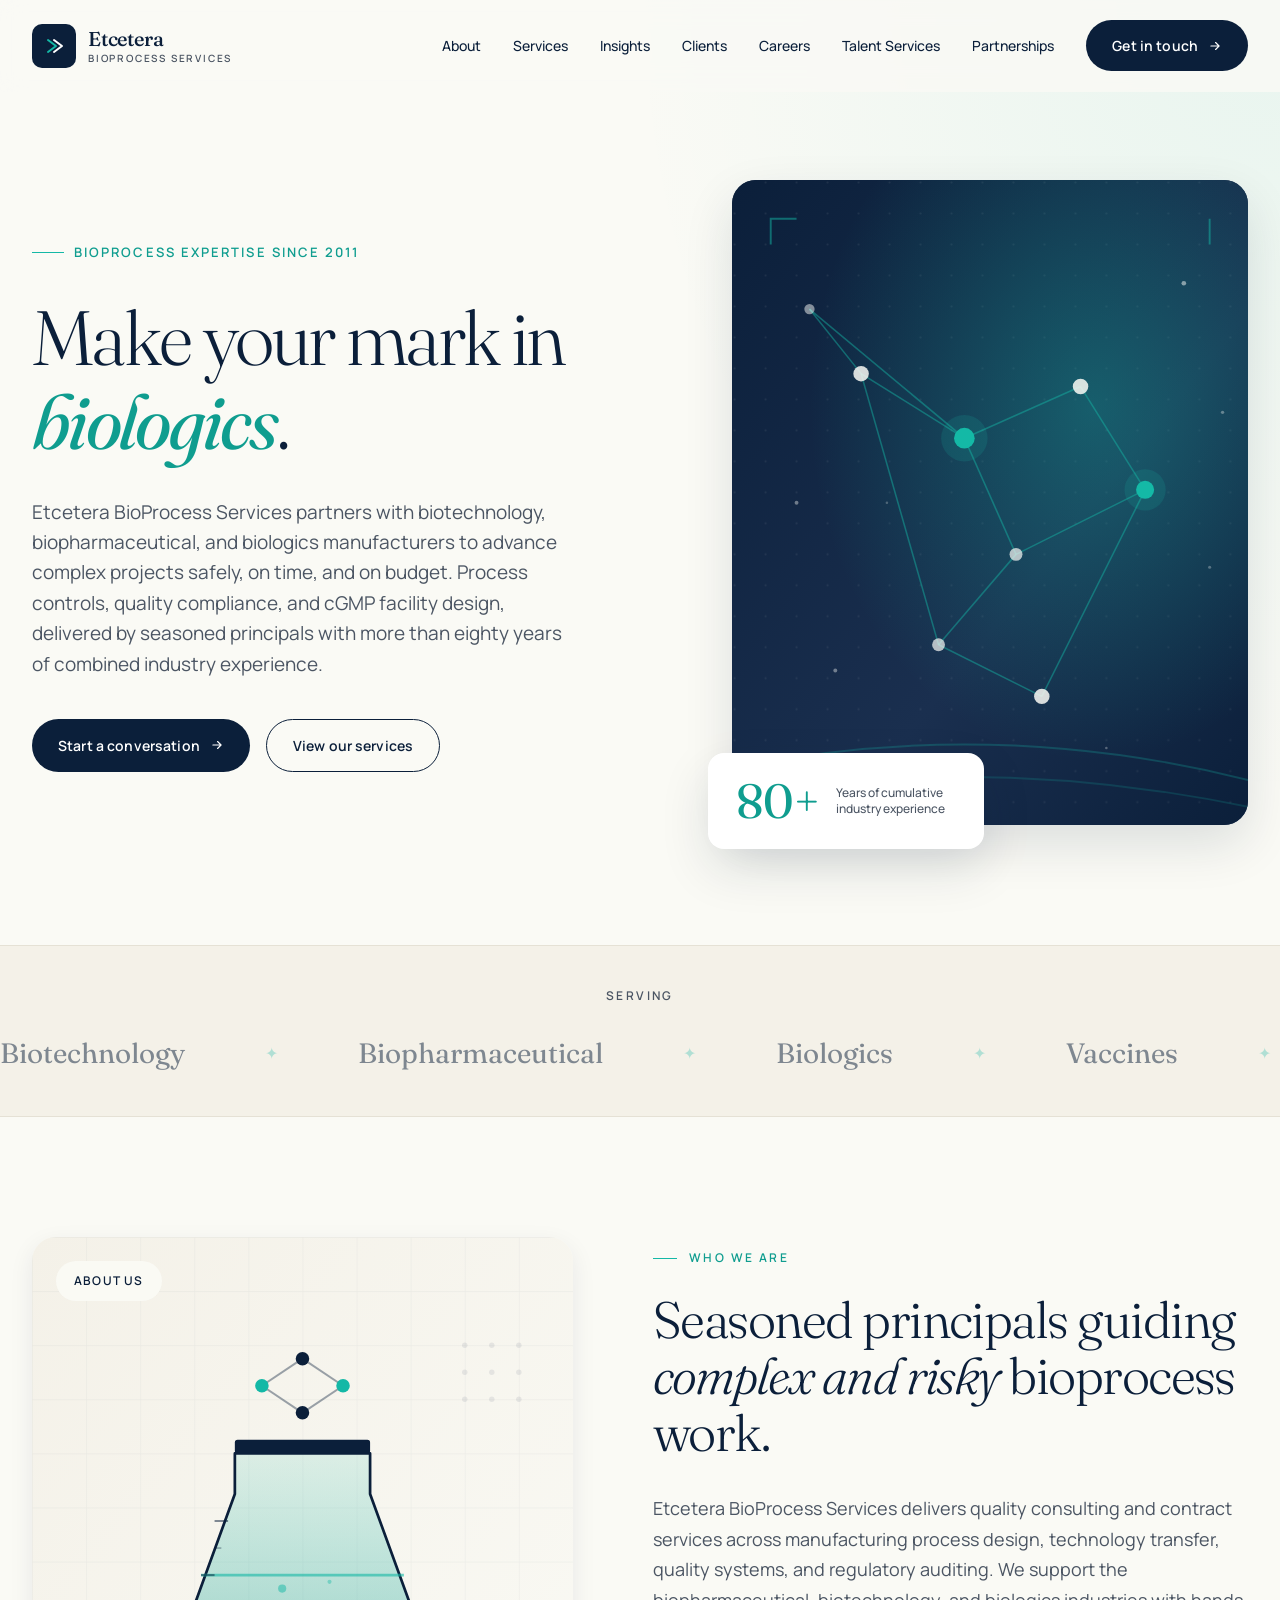
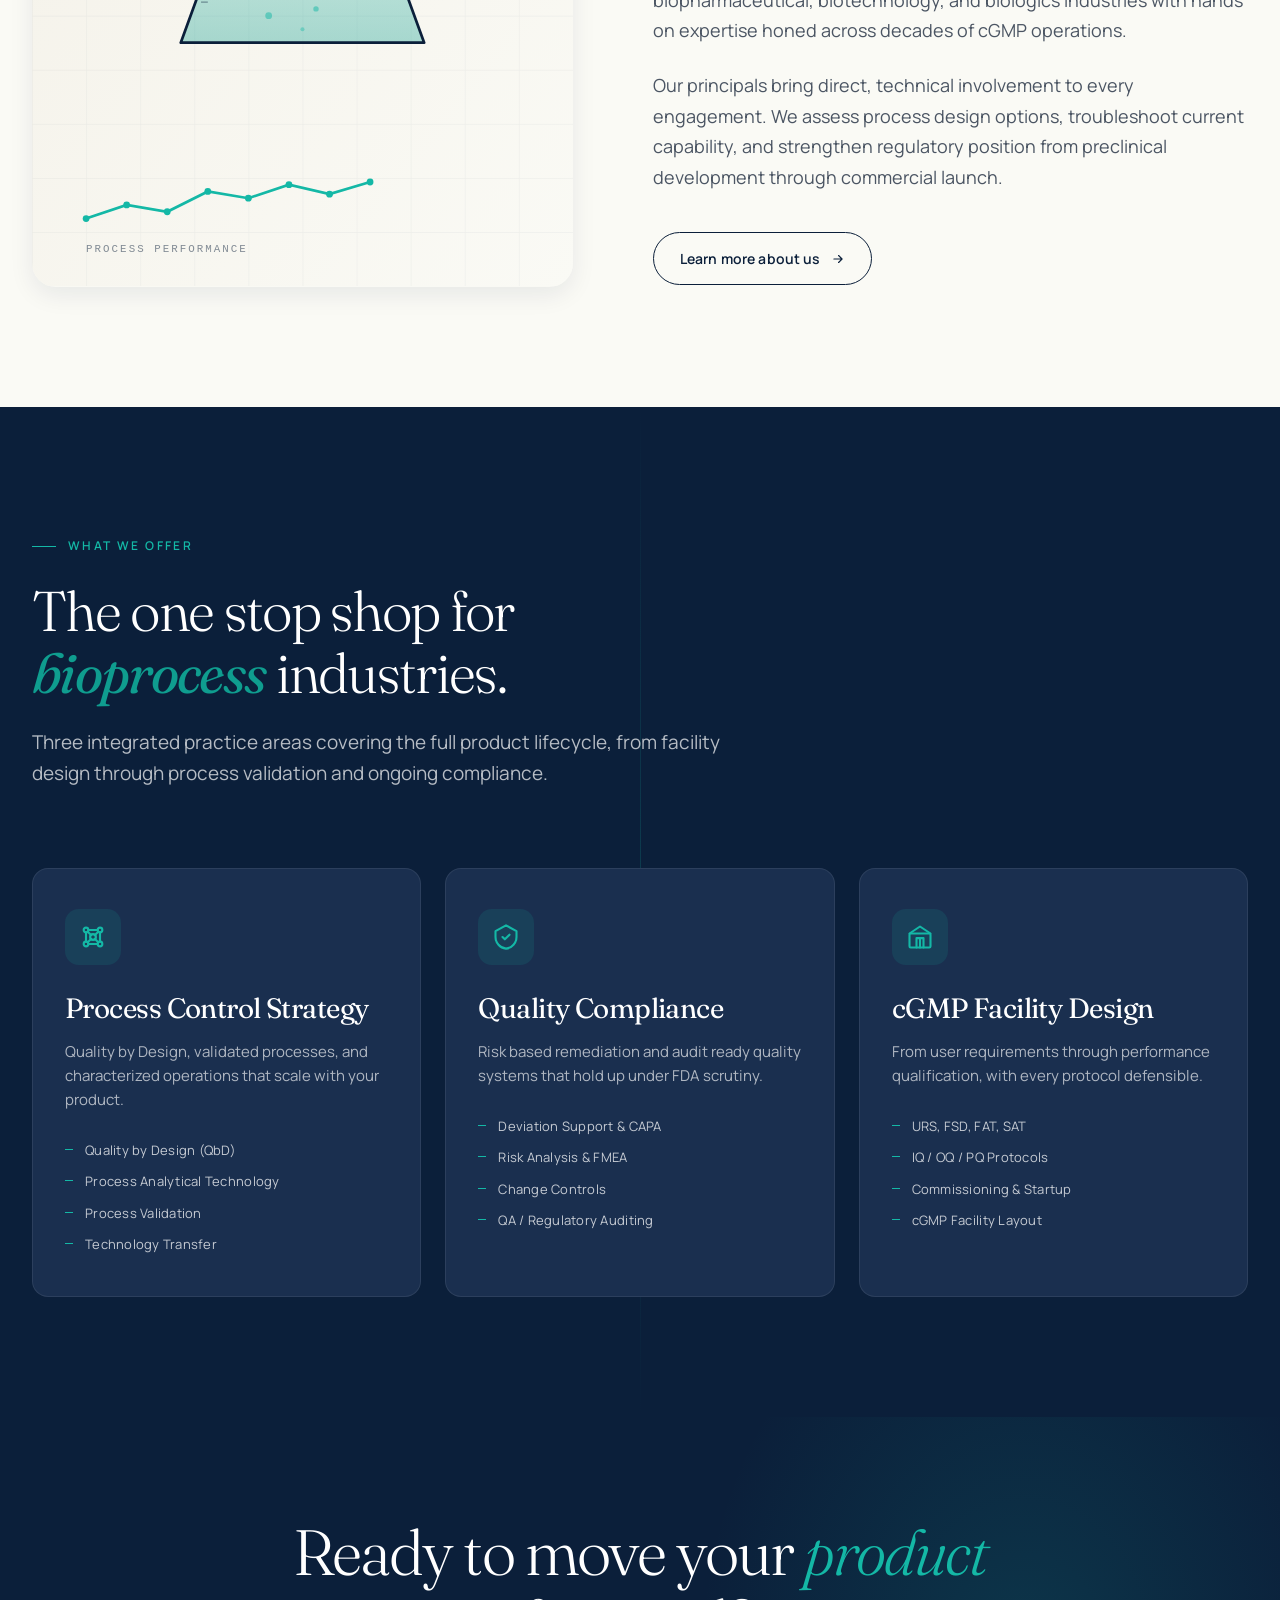
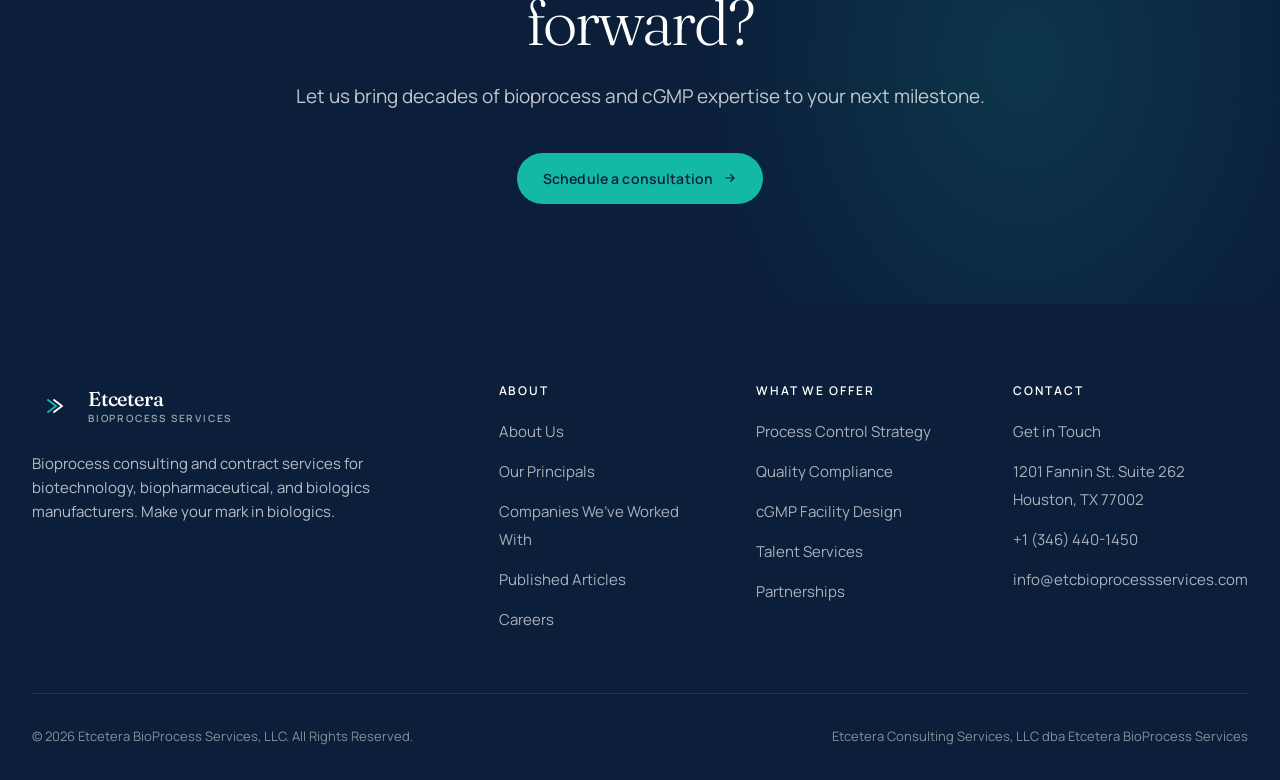
<file: index.html>
<!DOCTYPE html>
<html lang="en">
<head>
  <meta charset="UTF-8">
  <meta name="viewport" content="width=device-width, initial-scale=1.0">
  <title>Etcetera BioProcess Services | cGMP Bioprocess Consulting | Houston, TX</title>
  <meta name="description" content="Etcetera BioProcess Services delivers expert cGMP consulting for biotechnology, biopharmaceutical, and biologics manufacturers. Process controls, quality compliance, and facility design since 2011.">
  <meta name="keywords" content="bioprocess consulting, cGMP consulting, biopharmaceutical consulting, biologics, process validation, quality compliance, technology transfer, Houston biotech consulting">
  <meta name="author" content="Etcetera BioProcess Services, LLC">
  <meta name="robots" content="index, follow, max-image-preview:large">
  <meta name="theme-color" content="#0B1F3A">
  <link rel="canonical" href="https://www.etcbioprocessservices.com/">

  <meta property="og:type" content="website">
  <meta property="og:url" content="https://www.etcbioprocessservices.com/">
  <meta property="og:title" content="Etcetera BioProcess Services | cGMP Bioprocess Consulting">
  <meta property="og:description" content="Bioprocess consulting for biotechnology, biopharmaceutical, and biologics manufacturers since 2011.">
  <meta property="og:image" content="https://www.etcbioprocessservices.com/images/og-image.jpg">
  <meta property="og:site_name" content="Etcetera BioProcess Services">
  <meta name="twitter:card" content="summary_large_image">

  <script type="application/ld+json">
  {
    "@context": "https://schema.org",
    "@type": "ProfessionalService",
    "name": "Etcetera BioProcess Services, LLC",
    "alternateName": "EBS",
    "image": "https://www.etcbioprocessservices.com/images/og-image.jpg",
    "telephone": "+1-346-440-1450",
    "email": "info@etcbioprocessservices.com",
    "url": "https://www.etcbioprocessservices.com",
    "foundingDate": "2011",
    "description": "Contract consulting services for biotechnology, biopharmaceutical, and biologics industries.",
    "address": {
      "@type": "PostalAddress",
      "streetAddress": "1201 Fannin St. Suite 262",
      "addressLocality": "Houston",
      "addressRegion": "TX",
      "postalCode": "77002",
      "addressCountry": "US"
    },
    "areaServed": "United States",
    "serviceType": ["Bioprocess Consulting", "cGMP Facility Design", "Process Validation", "Quality Compliance"]
  }
  </script>

  <link rel="preconnect" href="https://fonts.googleapis.com">
  <link rel="preconnect" href="https://fonts.gstatic.com" crossorigin>
  <link href="https://fonts.googleapis.com/css2?family=Fraunces:opsz,wght@9..144,300;9..144,400;9..144,500;9..144,600;9..144,700&family=Manrope:wght@300;400;500;600;700&display=swap" rel="stylesheet">
  <link rel="icon" type="image/svg+xml" href="data:image/svg+xml;utf8,<svg xmlns='http://www.w3.org/2000/svg' viewBox='0 0 56 56'><rect width='56' height='56' rx='12' fill='%230B1F3A'/><path d='M16 16 L32 28 L16 40' stroke='%2314B8A6' stroke-width='4' fill='none' stroke-linejoin='round' stroke-linecap='round'/><path d='M28 16 L44 28 L28 40' stroke='white' stroke-width='4' fill='none' stroke-linejoin='round' stroke-linecap='round'/></svg>">
  <link rel="stylesheet" href="styles.css">
</head>
<body>

  <nav class="nav" id="nav">
    <div class="container nav-inner">
      <a href="index.html" class="logo">
        <div class="logo-mark">
          <svg width="28" height="28" viewBox="0 0 56 56" fill="none">
            <path class="arrow-back" d="M16 16 L32 28 L16 40" stroke="#14B8A6" stroke-width="4" stroke-linejoin="round" stroke-linecap="round"/>
            <path class="arrow-front" d="M28 16 L44 28 L28 40" stroke="white" stroke-width="4" stroke-linejoin="round" stroke-linecap="round"/>
          </svg>
        </div>
        <div class="logo-text">
          <span class="logo-name">Etcetera</span>
          <span class="logo-tag">BioProcess Services</span>
        </div>
      </a>
      <div class="nav-menu" id="navMenu">
        <a href="about.html" class="nav-link">About</a>
        <a href="services.html" class="nav-link">Services</a>
        <a href="articles.html" class="nav-link">Insights</a>
        <a href="clients.html" class="nav-link">Clients</a>
        <a href="careers.html" class="nav-link">Careers</a>
        <a href="recruitment.html" class="nav-link">Talent Services</a>
        <a href="marketing.html" class="nav-link">Partnerships</a>
        <a href="contact.html" class="btn btn-primary">Get in touch
          <svg class="btn-arrow" width="14" height="14" viewBox="0 0 24 24" fill="none"><path d="M5 12h14M13 6l6 6-6 6" stroke="currentColor" stroke-width="2" stroke-linecap="round" stroke-linejoin="round"/></svg>
        </a>
      </div>
      <button class="menu-toggle" id="menuToggle" aria-label="Menu"><span></span><span></span><span></span></button>
    </div>
  </nav>

  <section class="hero">
    <div class="hero-bg"></div>
    <div class="container">
      <div class="hero-grid">
        <div class="hero-content">
          <div class="hero-eyebrow">Bioprocess Expertise Since 2011</div>
          <h1>Make your mark in <em>biologics</em>.</h1>
          <p class="hero-sub">Etcetera BioProcess Services partners with biotechnology, biopharmaceutical, and biologics manufacturers to advance complex projects safely, on time, and on budget. Process controls, quality compliance, and cGMP facility design, delivered by seasoned principals with more than eighty years of combined industry experience.</p>
          <div class="hero-ctas">
            <a href="contact.html" class="btn btn-primary">Start a conversation
              <svg class="btn-arrow" width="14" height="14" viewBox="0 0 24 24" fill="none"><path d="M5 12h14M13 6l6 6-6 6" stroke="currentColor" stroke-width="2" stroke-linecap="round" stroke-linejoin="round"/></svg>
            </a>
            <a href="services.html" class="btn btn-secondary">View our services</a>
          </div>
        </div>
        <div class="hero-visual">
          <div class="hero-image">
            <svg class="visual-svg" viewBox="0 0 400 500" xmlns="http://www.w3.org/2000/svg" preserveAspectRatio="xMidYMid slice" aria-label="Abstract bioprocess molecular network visualization">
              <defs>
                <linearGradient id="heroGrad" x1="0%" y1="0%" x2="100%" y2="100%"><stop offset="0%" stop-color="#0B1F3A"/><stop offset="60%" stop-color="#1A2F4F"/><stop offset="100%" stop-color="#0B1F3A"/></linearGradient>
                <radialGradient id="heroGlow" cx="70%" cy="35%" r="55%"><stop offset="0%" stop-color="#14B8A6" stop-opacity="0.35"/><stop offset="100%" stop-color="#14B8A6" stop-opacity="0"/></radialGradient>
                <pattern id="heroDots" width="24" height="24" patternUnits="userSpaceOnUse"><circle cx="2" cy="2" r="0.8" fill="#FAFAF5" fill-opacity="0.07"/></pattern>
              </defs>
              <rect width="400" height="500" fill="url(#heroGrad)"/>
              <rect width="400" height="500" fill="url(#heroDots)"/>
              <rect width="400" height="500" fill="url(#heroGlow)"/>
              <g stroke="#14B8A6" stroke-width="1.2" fill="none" stroke-opacity="0.45">
                <line x1="100" y1="150" x2="180" y2="200"/><line x1="180" y1="200" x2="270" y2="160"/><line x1="180" y1="200" x2="220" y2="290"/><line x1="270" y1="160" x2="320" y2="240"/><line x1="220" y1="290" x2="320" y2="240"/><line x1="220" y1="290" x2="160" y2="360"/><line x1="160" y1="360" x2="240" y2="400"/><line x1="240" y1="400" x2="320" y2="240"/><line x1="100" y1="150" x2="60" y2="100"/><line x1="60" y1="100" x2="180" y2="200"/><line x1="100" y1="150" x2="160" y2="360"/>
              </g>
              <circle cx="100" cy="150" r="6" fill="#FAFAF5" fill-opacity="0.85"/><circle cx="180" cy="200" r="8" fill="#14B8A6"/><circle cx="180" cy="200" r="18" fill="#14B8A6" fill-opacity="0.15"/><circle cx="270" cy="160" r="6" fill="#FAFAF5" fill-opacity="0.85"/><circle cx="220" cy="290" r="5" fill="#FAFAF5" fill-opacity="0.7"/><circle cx="320" cy="240" r="7" fill="#14B8A6"/><circle cx="320" cy="240" r="16" fill="#14B8A6" fill-opacity="0.15"/><circle cx="160" cy="360" r="5" fill="#FAFAF5" fill-opacity="0.7"/><circle cx="240" cy="400" r="6" fill="#FAFAF5" fill-opacity="0.85"/><circle cx="60" cy="100" r="4" fill="#FAFAF5" fill-opacity="0.5"/>
              <path d="M -20 460 Q 200 410 420 470" stroke="#14B8A6" stroke-width="1.5" fill="none" stroke-opacity="0.25"/>
              <path d="M -20 480 Q 200 440 420 490" stroke="#14B8A6" stroke-width="1.5" fill="none" stroke-opacity="0.18"/>
              <g fill="#FAFAF5"><circle cx="50" cy="250" r="1.5" fill-opacity="0.4"/><circle cx="370" cy="300" r="1.2" fill-opacity="0.3"/><circle cx="350" cy="80" r="1.8" fill-opacity="0.5"/><circle cx="80" cy="380" r="1.5" fill-opacity="0.4"/><circle cx="290" cy="440" r="1" fill-opacity="0.3"/><circle cx="120" cy="250" r="1" fill-opacity="0.25"/><circle cx="380" cy="180" r="1.3" fill-opacity="0.35"/></g>
              <g fill="none" stroke="#14B8A6" stroke-width="1.5" stroke-opacity="0.5"><path d="M 30 50 L 30 30 L 50 30"/><path d="M 370 30 L 370 50"/></g>
              <text x="30" y="475" font-family="ui-monospace, monospace" font-size="9" fill="#14B8A6" fill-opacity="0.5" letter-spacing="2">EBS / EST. 2011</text>
            </svg>
          </div>
          <div class="hero-badge">
            <div class="hero-badge-num">80+</div>
            <div class="hero-badge-label">Years of cumulative industry experience</div>
          </div>
        </div>
      </div>
    </div>
  </section>

  <div class="marquee">
    <div class="marquee-label">Serving</div>
    <div class="marquee-track">
      <div class="marquee-item">Biotechnology</div><div class="marquee-item">Biopharmaceutical</div><div class="marquee-item">Biologics</div><div class="marquee-item">Vaccines</div><div class="marquee-item">Cell Therapy</div><div class="marquee-item">Gene Therapy</div><div class="marquee-item">Monoclonal Antibodies</div><div class="marquee-item">Plasma Proteins</div>
      <div class="marquee-item">Biotechnology</div><div class="marquee-item">Biopharmaceutical</div><div class="marquee-item">Biologics</div><div class="marquee-item">Vaccines</div><div class="marquee-item">Cell Therapy</div><div class="marquee-item">Gene Therapy</div><div class="marquee-item">Monoclonal Antibodies</div><div class="marquee-item">Plasma Proteins</div>
    </div>
  </div>

  <section class="about">
    <div class="container">
      <div class="about-grid">
        <div class="about-image reveal">
          <span class="about-image-tag">About Us</span>
          <svg class="visual-svg" viewBox="0 0 400 480" xmlns="http://www.w3.org/2000/svg" preserveAspectRatio="xMidYMid slice" aria-label="Bioprocess scientific illustration with flask and molecular structure">
            <defs>
              <linearGradient id="aboutGrad" x1="0%" y1="0%" x2="100%" y2="100%"><stop offset="0%" stop-color="#F4F1E8"/><stop offset="100%" stop-color="#FAFAF5"/></linearGradient>
              <linearGradient id="flaskGrad" x1="0%" y1="0%" x2="0%" y2="100%"><stop offset="0%" stop-color="#14B8A6" stop-opacity="0.12"/><stop offset="100%" stop-color="#0F9D8F" stop-opacity="0.35"/></linearGradient>
              <pattern id="aboutGrid" width="40" height="40" patternUnits="userSpaceOnUse"><path d="M 40 0 L 0 0 L 0 40" stroke="#0B1F3A" stroke-opacity="0.05" fill="none" stroke-width="1"/></pattern>
            </defs>
            <rect width="400" height="480" fill="url(#aboutGrad)"/>
            <rect width="400" height="480" fill="url(#aboutGrid)"/>
            <g fill="#0B1F3A" fill-opacity="0.08"><circle cx="320" cy="80" r="2"/><circle cx="340" cy="80" r="2"/><circle cx="360" cy="80" r="2"/><circle cx="320" cy="100" r="2"/><circle cx="340" cy="100" r="2"/><circle cx="360" cy="100" r="2"/><circle cx="320" cy="120" r="2"/><circle cx="340" cy="120" r="2"/><circle cx="360" cy="120" r="2"/></g>
            <g transform="translate(200, 240)">
              <path d="M -50 -80 L -50 -50 L -90 60 L 90 60 L 50 -50 L 50 -80 Z" fill="url(#flaskGrad)" stroke="#0B1F3A" stroke-width="2" stroke-linejoin="round"/>
              <path d="M -75 10 L 75 10" stroke="#14B8A6" stroke-width="2" stroke-opacity="0.6"/>
              <rect x="-50" y="-90" width="100" height="10" fill="#0B1F3A" rx="2"/>
              <line x1="-55" y1="-30" x2="-65" y2="-30" stroke="#0B1F3A" stroke-width="1.5" stroke-opacity="0.5"/>
              <line x1="-60" y1="-10" x2="-65" y2="-10" stroke="#0B1F3A" stroke-width="1" stroke-opacity="0.4"/>
              <line x1="-65" y1="10" x2="-75" y2="10" stroke="#0B1F3A" stroke-width="1.5" stroke-opacity="0.5"/>
              <line x1="-70" y1="30" x2="-75" y2="30" stroke="#0B1F3A" stroke-width="1" stroke-opacity="0.4"/>
              <circle cx="-15" cy="20" r="3" fill="#14B8A6" fill-opacity="0.5"/><circle cx="10" cy="35" r="2" fill="#14B8A6" fill-opacity="0.5"/><circle cx="-25" cy="40" r="2.5" fill="#14B8A6" fill-opacity="0.5"/><circle cx="20" cy="15" r="1.5" fill="#14B8A6" fill-opacity="0.4"/><circle cx="0" cy="50" r="1.5" fill="#14B8A6" fill-opacity="0.4"/>
            </g>
            <g transform="translate(200, 110)">
              <g stroke="#0B1F3A" stroke-width="1.5" fill="none" stroke-opacity="0.4"><line x1="-30" y1="0" x2="0" y2="-20"/><line x1="0" y1="-20" x2="30" y2="0"/><line x1="30" y1="0" x2="0" y2="20"/><line x1="0" y1="20" x2="-30" y2="0"/></g>
              <circle cx="-30" cy="0" r="5" fill="#14B8A6"/><circle cx="0" cy="-20" r="5" fill="#0B1F3A"/><circle cx="30" cy="0" r="5" fill="#14B8A6"/><circle cx="0" cy="20" r="5" fill="#0B1F3A"/>
            </g>
            <g transform="translate(40, 400)">
              <polyline points="0,30 30,20 60,25 90,10 120,15 150,5 180,12 210,3" fill="none" stroke="#14B8A6" stroke-width="2"/>
              <g fill="#14B8A6"><circle cx="0" cy="30" r="2.5"/><circle cx="30" cy="20" r="2.5"/><circle cx="60" cy="25" r="2.5"/><circle cx="90" cy="10" r="2.5"/><circle cx="120" cy="15" r="2.5"/><circle cx="150" cy="5" r="2.5"/><circle cx="180" cy="12" r="2.5"/><circle cx="210" cy="3" r="2.5"/></g>
              <text x="0" y="55" font-family="ui-monospace, monospace" font-size="8" fill="#0B1F3A" fill-opacity="0.5" letter-spacing="1.5">PROCESS PERFORMANCE</text>
            </g>
          </svg>
        </div>
        <div class="about-content reveal reveal-delay-1">
          <div class="section-eyebrow">Who we are</div>
          <h2>Seasoned principals guiding <em>complex and risky</em> bioprocess work.</h2>
          <p>Etcetera BioProcess Services delivers quality consulting and contract services across manufacturing process design, technology transfer, quality systems, and regulatory auditing. We support the biopharmaceutical, biotechnology, and biologics industries with hands on expertise honed across decades of cGMP operations.</p>
          <p>Our principals bring direct, technical involvement to every engagement. We assess process design options, troubleshoot current capability, and strengthen regulatory position from preclinical development through commercial launch.</p>
          <a href="about.html" class="btn btn-secondary" style="margin-top: 16px;">Learn more about us
            <svg class="btn-arrow" width="14" height="14" viewBox="0 0 24 24" fill="none"><path d="M5 12h14M13 6l6 6-6 6" stroke="currentColor" stroke-width="2" stroke-linecap="round" stroke-linejoin="round"/></svg>
          </a>
        </div>
      </div>
    </div>
  </section>

  <section class="services">
    <div class="container">
      <div class="section-header reveal">
        <div class="section-eyebrow">What we offer</div>
        <h2 class="section-title">The one stop shop for <em>bioprocess</em> industries.</h2>
        <p class="section-lede">Three integrated practice areas covering the full product lifecycle, from facility design through process validation and ongoing compliance.</p>
      </div>
      <div class="service-grid">
        <a href="services.html#process-controls" class="service-card reveal" style="text-decoration: none;">
          <div class="service-icon">
            <svg width="28" height="28" viewBox="0 0 24 24" fill="none" stroke="currentColor" stroke-width="1.8" stroke-linecap="round" stroke-linejoin="round">
              <circle cx="6" cy="6" r="2"/><circle cx="18" cy="6" r="2"/><circle cx="6" cy="18" r="2"/><circle cx="18" cy="18" r="2"/><circle cx="12" cy="12" r="2.5"/>
              <path d="M8 6h8M8 18h8M6 8v8M18 8v8M7.5 7.5l3 3M16.5 7.5l-3 3M7.5 16.5l3-3M16.5 16.5l-3-3"/>
            </svg>
          </div>
          <h3>Process Control Strategy</h3>
          <p>Quality by Design, validated processes, and characterized operations that scale with your product.</p>
          <ul class="service-list">
            <li>Quality by Design (QbD)</li><li>Process Analytical Technology</li><li>Process Validation</li><li>Technology Transfer</li>
          </ul>
        </a>
        <a href="services.html#quality-compliance" class="service-card reveal reveal-delay-1" style="text-decoration: none;">
          <div class="service-icon">
            <svg width="28" height="28" viewBox="0 0 24 24" fill="none" stroke="currentColor" stroke-width="1.8" stroke-linecap="round" stroke-linejoin="round">
              <path d="M12 2L3 7v5c0 5 3.8 9.4 9 10 5.2-.6 9-5 9-10V7l-9-5z"/><path d="M9 12l2 2 4-4"/>
            </svg>
          </div>
          <h3>Quality Compliance</h3>
          <p>Risk based remediation and audit ready quality systems that hold up under FDA scrutiny.</p>
          <ul class="service-list">
            <li>Deviation Support &amp; CAPA</li><li>Risk Analysis &amp; FMEA</li><li>Change Controls</li><li>QA / Regulatory Auditing</li>
          </ul>
        </a>
        <a href="services.html#facility-design" class="service-card reveal reveal-delay-2" style="text-decoration: none;">
          <div class="service-icon">
            <svg width="28" height="28" viewBox="0 0 24 24" fill="none" stroke="currentColor" stroke-width="1.8" stroke-linecap="round" stroke-linejoin="round">
              <rect x="3" y="9" width="18" height="12" rx="1"/><path d="M3 9l9-6 9 6"/><path d="M9 21V13h6v8"/><path d="M12 13v8"/>
            </svg>
          </div>
          <h3>cGMP Facility Design</h3>
          <p>From user requirements through performance qualification, with every protocol defensible.</p>
          <ul class="service-list">
            <li>URS, FSD, FAT, SAT</li><li>IQ / OQ / PQ Protocols</li><li>Commissioning &amp; Startup</li><li>cGMP Facility Layout</li>
          </ul>
        </a>
      </div>
    </div>
  </section>

  <section class="cta-banner">
    <div class="container">
      <div class="cta-content reveal">
        <h2>Ready to move your <em>product</em> forward?</h2>
        <p>Let us bring decades of bioprocess and cGMP expertise to your next milestone.</p>
        <a href="contact.html" class="btn btn-primary">Schedule a consultation
          <svg class="btn-arrow" width="14" height="14" viewBox="0 0 24 24" fill="none"><path d="M5 12h14M13 6l6 6-6 6" stroke="currentColor" stroke-width="2" stroke-linecap="round" stroke-linejoin="round"/></svg>
        </a>
      </div>
    </div>
  </section>

  <footer>
    <div class="container">
      <div class="footer-grid">
        <div class="footer-brand">
          <a href="index.html" class="logo">
            <div class="logo-mark">
              <svg width="28" height="28" viewBox="0 0 56 56" fill="none"><path d="M16 16 L32 28 L16 40" stroke="#14B8A6" stroke-width="4" stroke-linejoin="round" stroke-linecap="round"/><path d="M28 16 L44 28 L28 40" stroke="white" stroke-width="4" stroke-linejoin="round" stroke-linecap="round"/></svg>
            </div>
            <div class="logo-text"><span class="logo-name" style="color: white;">Etcetera</span><span class="logo-tag" style="color: rgba(255,255,255,0.6);">BioProcess Services</span></div>
          </a>
          <p>Bioprocess consulting and contract services for biotechnology, biopharmaceutical, and biologics manufacturers. Make your mark in biologics.</p>
        </div>
        <div class="footer-col"><h4>About</h4><ul><li><a href="about.html">About Us</a></li><li><a href="about.html#team">Our Principals</a></li><li><a href="clients.html">Companies We&rsquo;ve Worked With</a></li><li><a href="articles.html">Published Articles</a></li><li><a href="careers.html">Careers</a></li></ul></div>
        <div class="footer-col"><h4>What We Offer</h4><ul><li><a href="services.html#process-controls">Process Control Strategy</a></li><li><a href="services.html#quality-compliance">Quality Compliance</a></li><li><a href="services.html#facility-design">cGMP Facility Design</a></li><li><a href="recruitment.html">Talent Services</a></li><li><a href="marketing.html">Partnerships</a></li></ul></div>
        <div class="footer-col"><h4>Contact</h4><ul><li><a href="contact.html">Get in Touch</a></li><li><a href="https://maps.app.goo.gl/vd6TvacQgqKLs6FC7" target="_blank" rel="noopener" aria-label="Open address in Google Maps">1201 Fannin St. Suite 262<br>Houston, TX 77002</a></li><li><a href="tel:+13464401450">+1 (346) 440-1450</a></li><li><a href="mailto:info@etcbioprocessservices.com">info@etcbioprocessservices.com</a></li></ul></div>
      </div>
      <div class="footer-bottom">
        <div>&copy; 2026 Etcetera BioProcess Services, LLC. All Rights Reserved.</div>
        <div>Etcetera Consulting Services, LLC dba Etcetera BioProcess Services</div>
      </div>
    </div>
  </footer>

  <script src="main.js"></script>
</body>
</html>
</file>
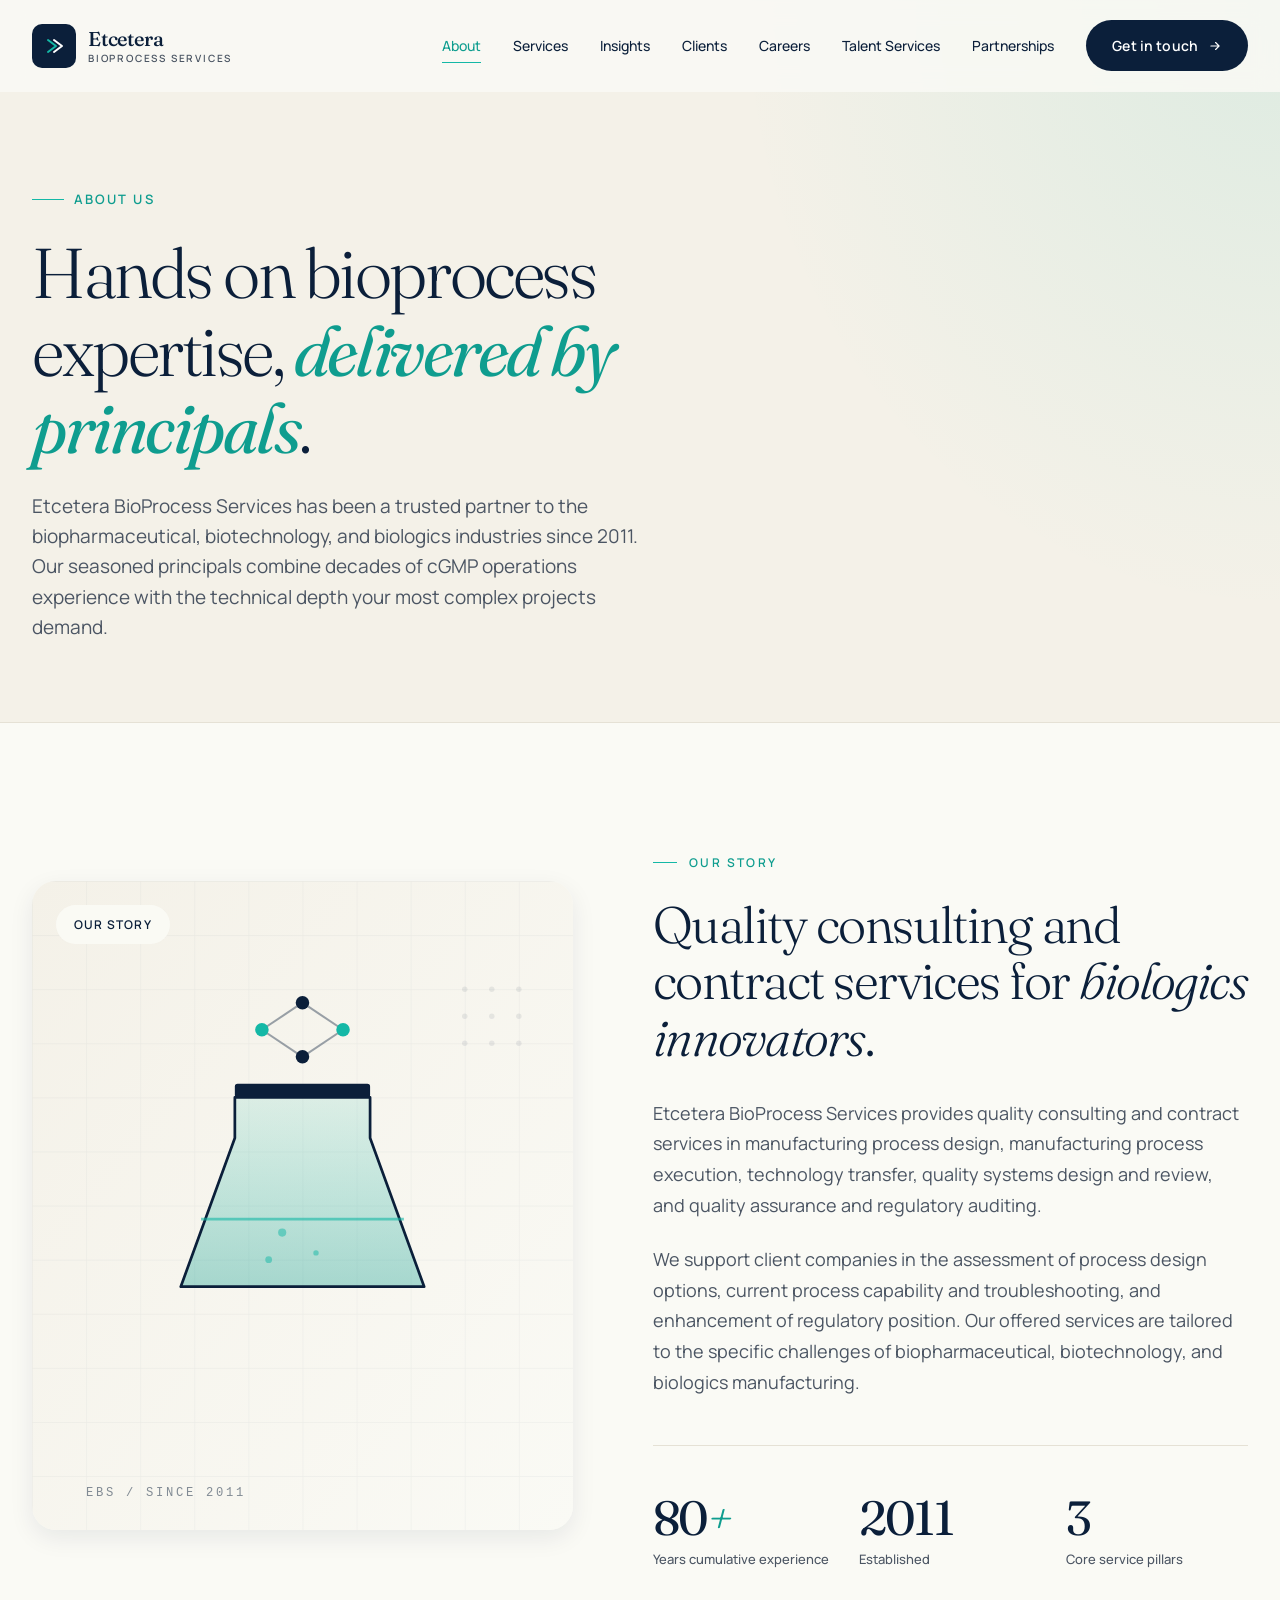
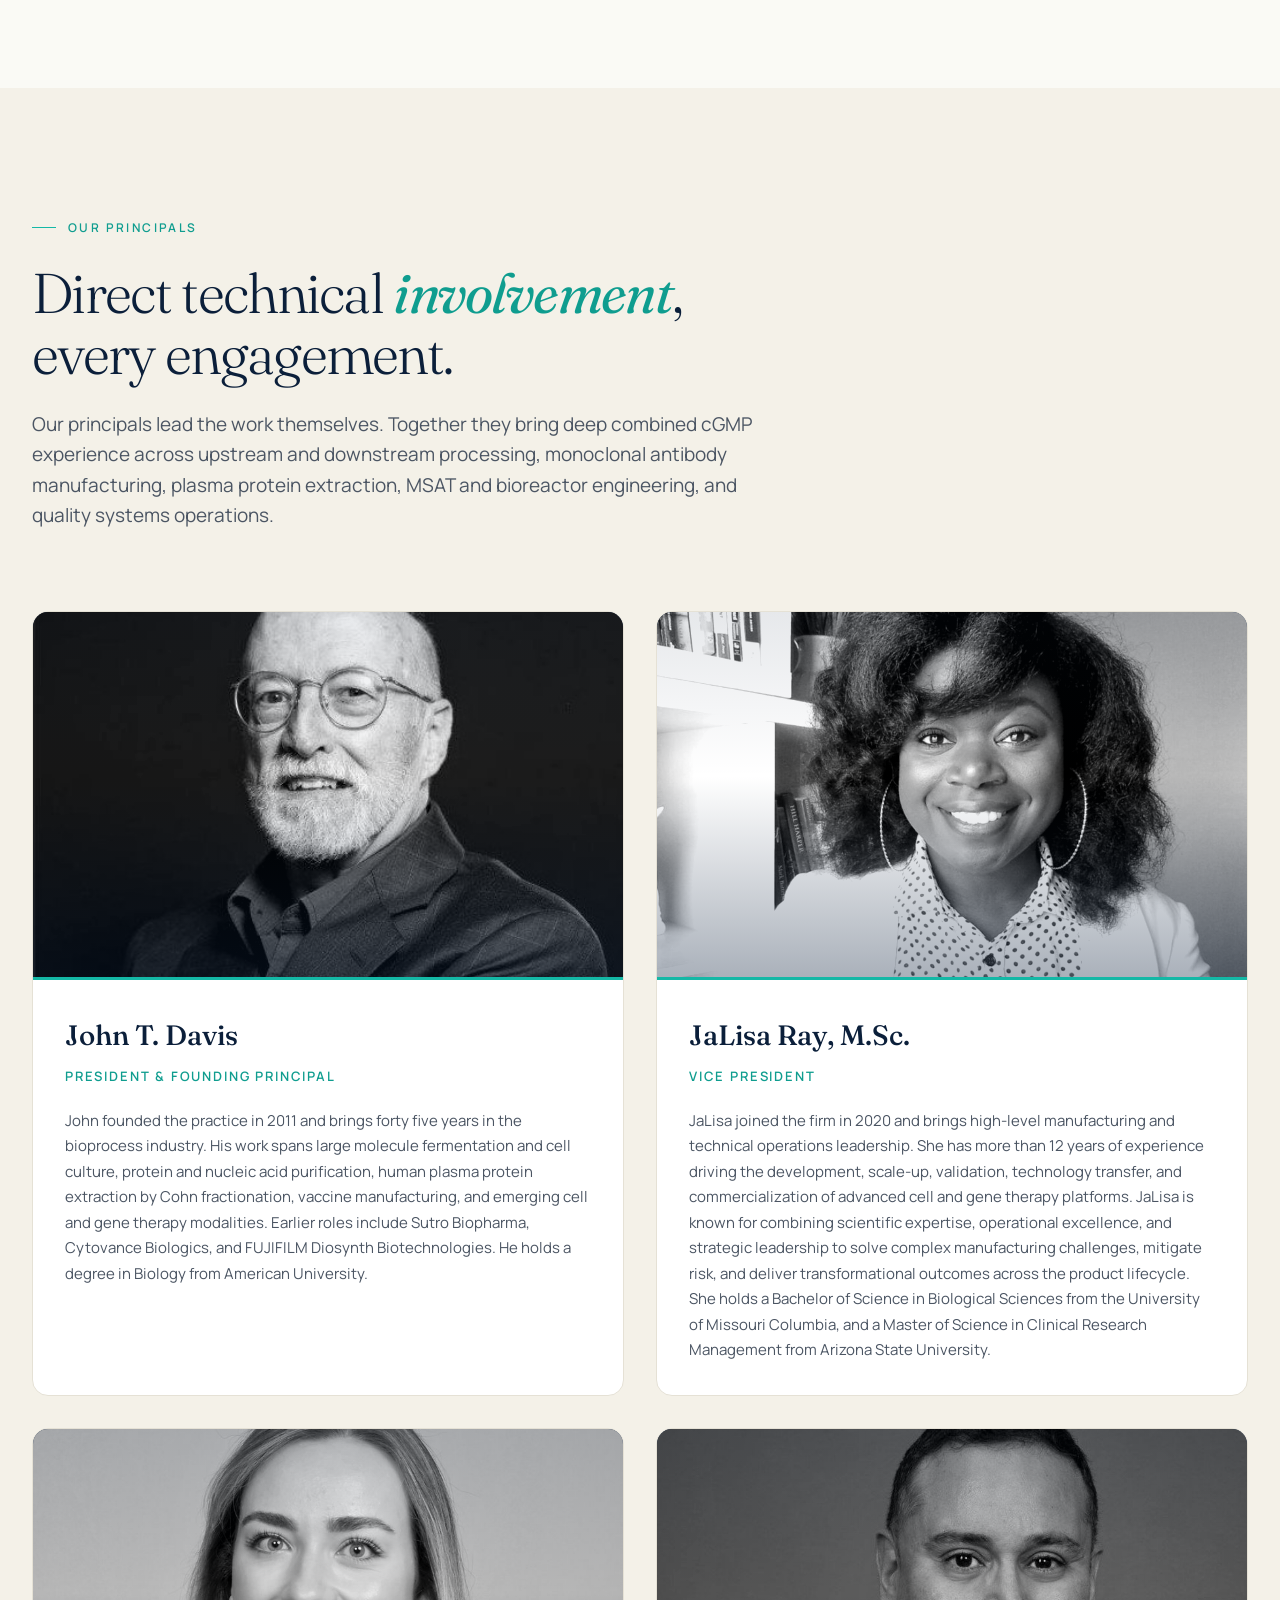
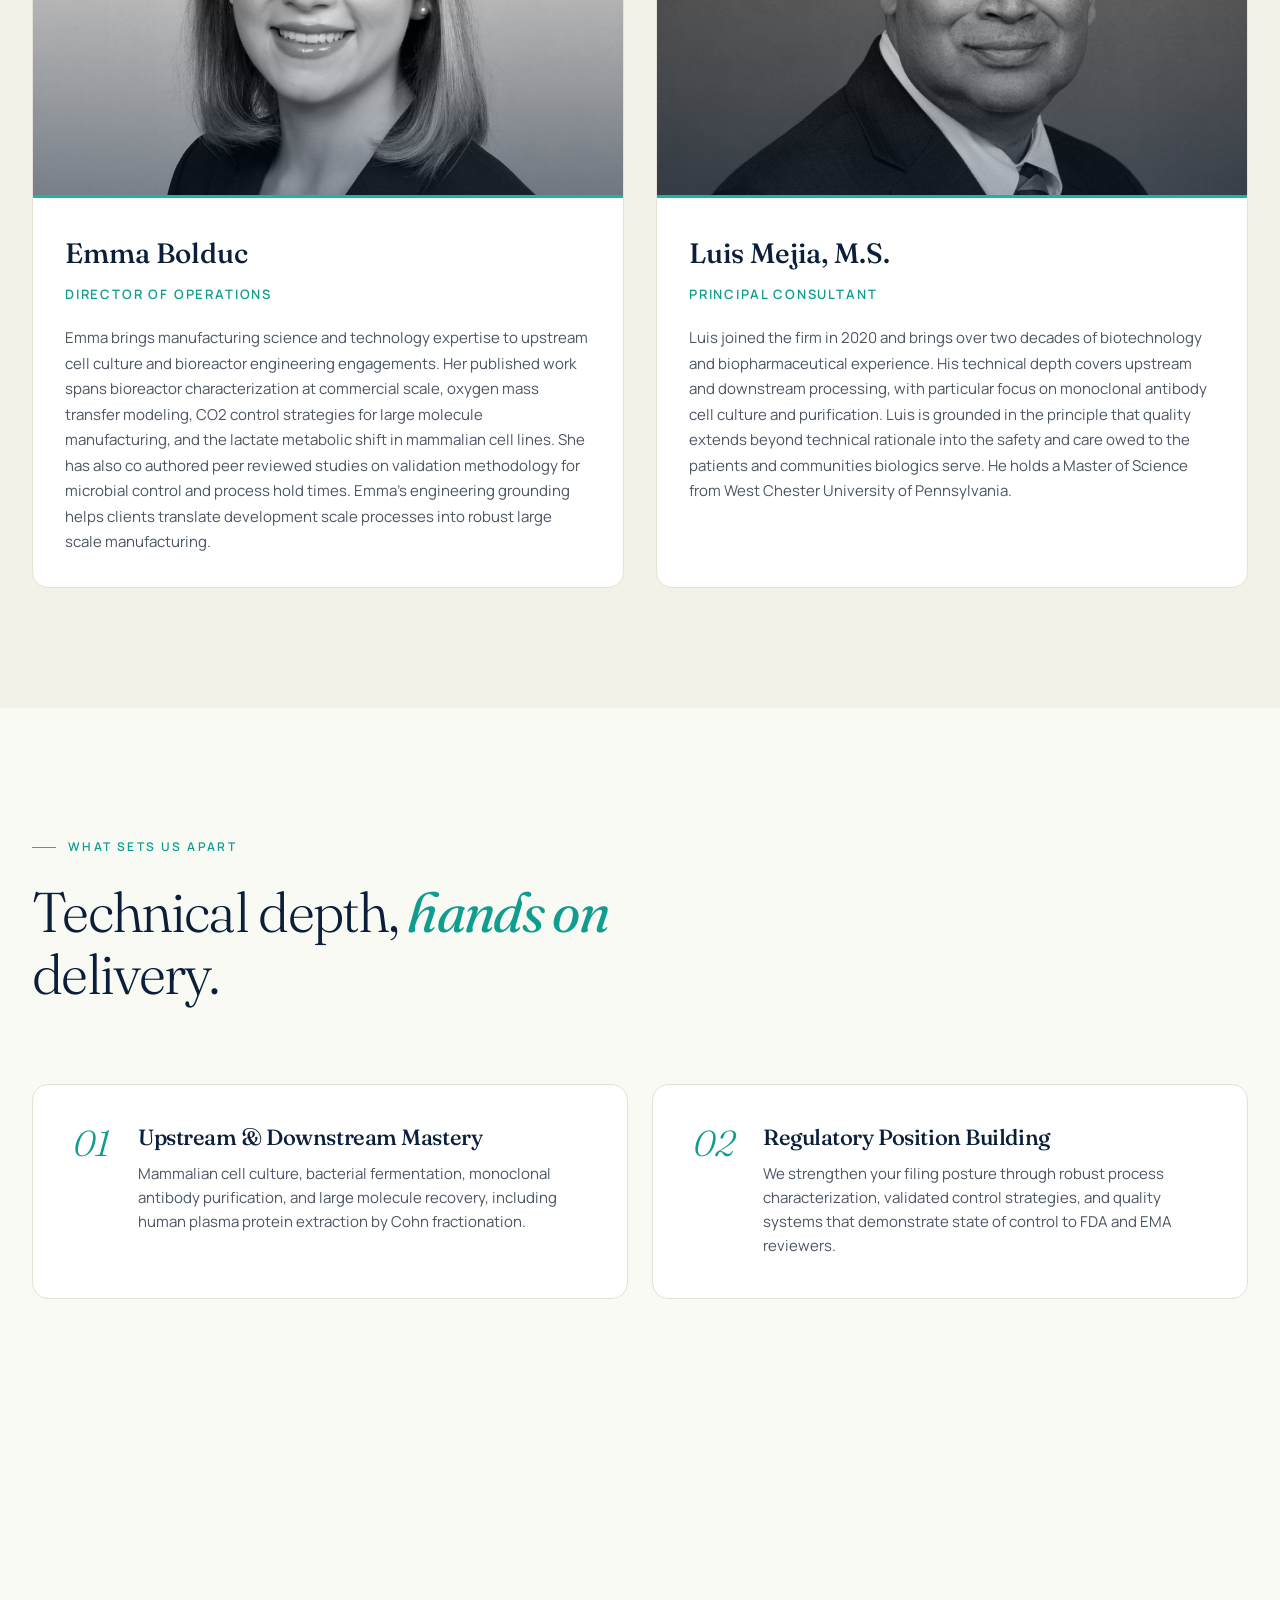
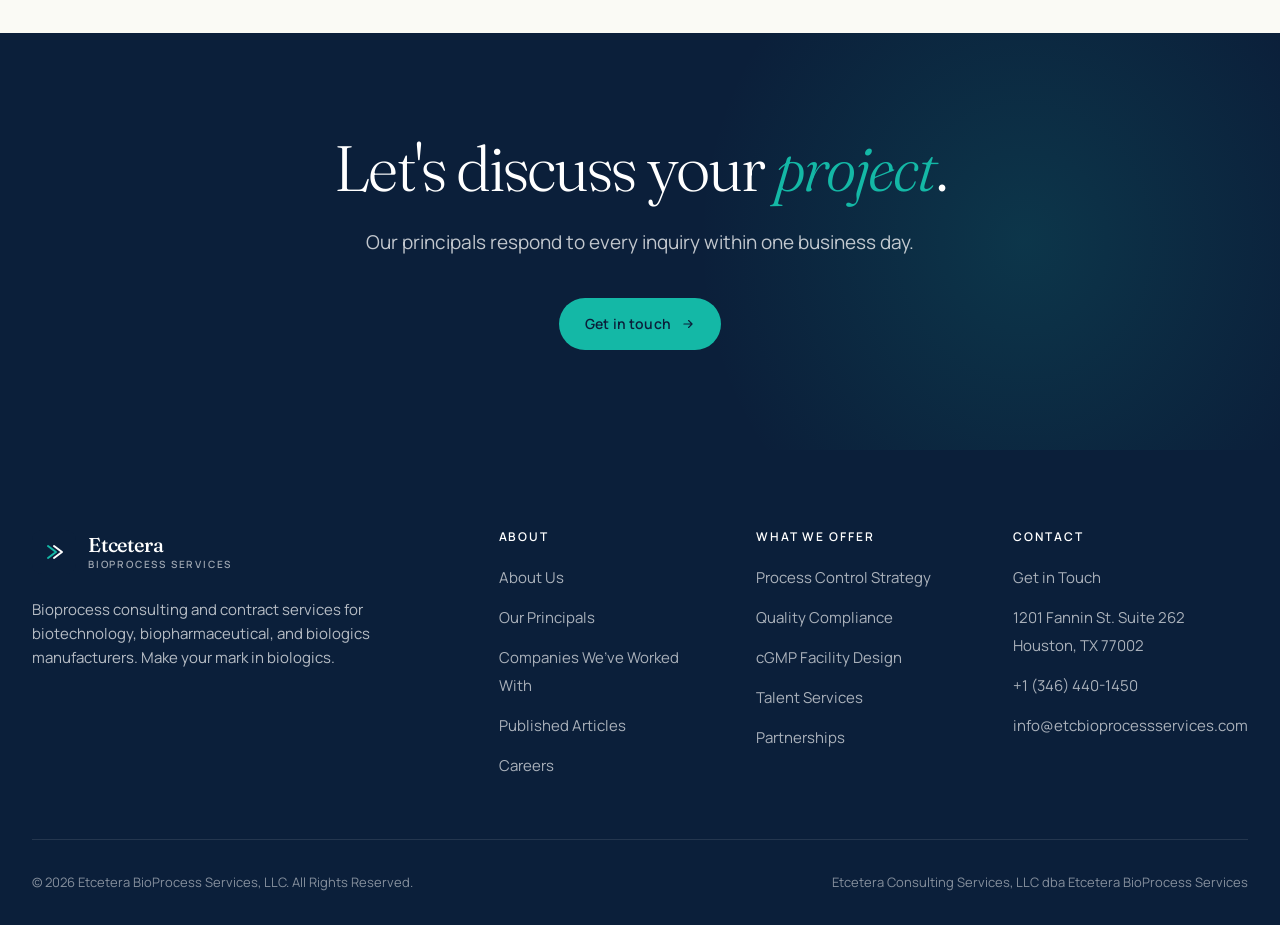
<file: about.html>
<!DOCTYPE html>
<html lang="en">
<head>
  <meta charset="UTF-8">
  <meta name="viewport" content="width=device-width, initial-scale=1.0">
  <title>About Us | Etcetera BioProcess Services | Houston Bioprocess Consultants</title>
  <meta name="description" content="Learn about Etcetera BioProcess Services. Founded in 2011, our seasoned principals deliver bioprocess consulting with over 80 years of cumulative cGMP industry experience.">
  <meta name="keywords" content="about Etcetera BioProcess Services, bioprocess consultants, John T. Davis, Luis Mejia, cGMP consulting Houston, biopharmaceutical consultants">
  <meta name="robots" content="index, follow">
  <link rel="canonical" href="https://www.etcbioprocessservices.com/about">

  <meta property="og:type" content="website">
  <meta property="og:title" content="About Us | Etcetera BioProcess Services">
  <meta property="og:description" content="Seasoned principals with over 80 years of cumulative cGMP bioprocess experience.">
  <meta property="og:url" content="https://www.etcbioprocessservices.com/about">
  <meta property="og:image" content="https://www.etcbioprocessservices.com/images/og-image.jpg">

  <link rel="preconnect" href="https://fonts.googleapis.com">
  <link rel="preconnect" href="https://fonts.gstatic.com" crossorigin>
  <link href="https://fonts.googleapis.com/css2?family=Fraunces:opsz,wght@9..144,300;9..144,400;9..144,500;9..144,600;9..144,700&family=Manrope:wght@300;400;500;600;700&display=swap" rel="stylesheet">
  <link rel="icon" type="image/svg+xml" href="data:image/svg+xml;utf8,<svg xmlns='http://www.w3.org/2000/svg' viewBox='0 0 56 56'><rect width='56' height='56' rx='12' fill='%230B1F3A'/><path d='M16 16 L32 28 L16 40' stroke='%2314B8A6' stroke-width='4' fill='none' stroke-linejoin='round' stroke-linecap='round'/><path d='M28 16 L44 28 L28 40' stroke='white' stroke-width='4' fill='none' stroke-linejoin='round' stroke-linecap='round'/></svg>">
  <link rel="stylesheet" href="styles.css">
</head>
<body>

  <nav class="nav" id="nav">
    <div class="container nav-inner">
      <a href="index.html" class="logo">
        <div class="logo-mark"><svg width="28" height="28" viewBox="0 0 56 56" fill="none"><path class="arrow-back" d="M16 16 L32 28 L16 40" stroke="#14B8A6" stroke-width="4" stroke-linejoin="round" stroke-linecap="round"/><path class="arrow-front" d="M28 16 L44 28 L28 40" stroke="white" stroke-width="4" stroke-linejoin="round" stroke-linecap="round"/></svg></div>
        <div class="logo-text"><span class="logo-name">Etcetera</span><span class="logo-tag">BioProcess Services</span></div>
      </a>
      <div class="nav-menu" id="navMenu">
        <a href="about.html" class="nav-link active">About</a>
        <a href="services.html" class="nav-link">Services</a>
        <a href="articles.html" class="nav-link">Insights</a>
        <a href="clients.html" class="nav-link">Clients</a>
        <a href="careers.html" class="nav-link">Careers</a>
        <a href="recruitment.html" class="nav-link">Talent Services</a>
        <a href="marketing.html" class="nav-link">Partnerships</a>
        <a href="contact.html" class="btn btn-primary">Get in touch <svg class="btn-arrow" width="14" height="14" viewBox="0 0 24 24" fill="none"><path d="M5 12h14M13 6l6 6-6 6" stroke="currentColor" stroke-width="2" stroke-linecap="round" stroke-linejoin="round"/></svg></a>
      </div>
      <button class="menu-toggle" id="menuToggle" aria-label="Menu"><span></span><span></span><span></span></button>
    </div>
  </nav>

  <section class="page-hero">
    <div class="container">
      <div class="page-hero-inner">
        <div class="page-hero-eyebrow">About Us</div>
        <h1>Hands on bioprocess expertise, <em>delivered by principals</em>.</h1>
        <p>Etcetera BioProcess Services has been a trusted partner to the biopharmaceutical, biotechnology, and biologics industries since 2011. Our seasoned principals combine decades of cGMP operations experience with the technical depth your most complex projects demand.</p>
      </div>
    </div>
  </section>

  <section class="about">
    <div class="container">
      <div class="about-grid">
        <div class="about-image reveal">
          <span class="about-image-tag">Our Story</span>
          <svg class="visual-svg" viewBox="0 0 400 480" xmlns="http://www.w3.org/2000/svg" preserveAspectRatio="xMidYMid slice" aria-label="Bioprocess scientific illustration">
            <defs>
              <linearGradient id="aGrad" x1="0%" y1="0%" x2="100%" y2="100%"><stop offset="0%" stop-color="#F4F1E8"/><stop offset="100%" stop-color="#FAFAF5"/></linearGradient>
              <linearGradient id="aFlask" x1="0%" y1="0%" x2="0%" y2="100%"><stop offset="0%" stop-color="#14B8A6" stop-opacity="0.12"/><stop offset="100%" stop-color="#0F9D8F" stop-opacity="0.35"/></linearGradient>
              <pattern id="aGrid" width="40" height="40" patternUnits="userSpaceOnUse"><path d="M 40 0 L 0 0 L 0 40" stroke="#0B1F3A" stroke-opacity="0.05" fill="none"/></pattern>
            </defs>
            <rect width="400" height="480" fill="url(#aGrad)"/>
            <rect width="400" height="480" fill="url(#aGrid)"/>
            <g fill="#0B1F3A" fill-opacity="0.08"><circle cx="320" cy="80" r="2"/><circle cx="340" cy="80" r="2"/><circle cx="360" cy="80" r="2"/><circle cx="320" cy="100" r="2"/><circle cx="340" cy="100" r="2"/><circle cx="360" cy="100" r="2"/><circle cx="320" cy="120" r="2"/><circle cx="340" cy="120" r="2"/><circle cx="360" cy="120" r="2"/></g>
            <g transform="translate(200, 240)">
              <path d="M -50 -80 L -50 -50 L -90 60 L 90 60 L 50 -50 L 50 -80 Z" fill="url(#aFlask)" stroke="#0B1F3A" stroke-width="2" stroke-linejoin="round"/>
              <path d="M -75 10 L 75 10" stroke="#14B8A6" stroke-width="2" stroke-opacity="0.6"/>
              <rect x="-50" y="-90" width="100" height="10" fill="#0B1F3A" rx="2"/>
              <circle cx="-15" cy="20" r="3" fill="#14B8A6" fill-opacity="0.5"/><circle cx="10" cy="35" r="2" fill="#14B8A6" fill-opacity="0.5"/><circle cx="-25" cy="40" r="2.5" fill="#14B8A6" fill-opacity="0.5"/>
            </g>
            <g transform="translate(200, 110)">
              <g stroke="#0B1F3A" stroke-width="1.5" fill="none" stroke-opacity="0.4"><line x1="-30" y1="0" x2="0" y2="-20"/><line x1="0" y1="-20" x2="30" y2="0"/><line x1="30" y1="0" x2="0" y2="20"/><line x1="0" y1="20" x2="-30" y2="0"/></g>
              <circle cx="-30" cy="0" r="5" fill="#14B8A6"/><circle cx="0" cy="-20" r="5" fill="#0B1F3A"/><circle cx="30" cy="0" r="5" fill="#14B8A6"/><circle cx="0" cy="20" r="5" fill="#0B1F3A"/>
            </g>
            <text x="40" y="455" font-family="ui-monospace, monospace" font-size="9" fill="#0B1F3A" fill-opacity="0.5" letter-spacing="2">EBS / SINCE 2011</text>
          </svg>
        </div>
        <div class="about-content reveal reveal-delay-1">
          <div class="section-eyebrow">Our story</div>
          <h2>Quality consulting and contract services for <em>biologics innovators</em>.</h2>
          <p>Etcetera BioProcess Services provides quality consulting and contract services in manufacturing process design, manufacturing process execution, technology transfer, quality systems design and review, and quality assurance and regulatory auditing.</p>
          <p>We support client companies in the assessment of process design options, current process capability and troubleshooting, and enhancement of regulatory position. Our offered services are tailored to the specific challenges of biopharmaceutical, biotechnology, and biologics manufacturing.</p>
          <div class="about-stats">
            <div class="stat"><div class="stat-num">80<span>+</span></div><div class="stat-label">Years cumulative experience</div></div>
            <div class="stat"><div class="stat-num">2011</div><div class="stat-label">Established</div></div>
            <div class="stat"><div class="stat-num">3</div><div class="stat-label">Core service pillars</div></div>
          </div>
        </div>
      </div>
    </div>
  </section>

  <section class="team" id="team">
    <div class="container">
      <div class="section-header reveal">
        <div class="section-eyebrow">Our principals</div>
        <h2 class="section-title">Direct technical <em>involvement</em>, every engagement.</h2>
        <p class="section-lede">Our principals lead the work themselves. Together they bring deep combined cGMP experience across upstream and downstream processing, monoclonal antibody manufacturing, plasma protein extraction, MSAT and bioreactor engineering, and quality systems operations.</p>
      </div>
      <div class="team-grid">
        <article class="team-card reveal">
          <div class="team-image">
            <img src="images/john.jpg" alt="John T. Davis, President and Founding Principal">
          </div>
          <div class="team-body">
            <div class="team-name">John T. Davis</div>
            <div class="team-role">President &amp; Founding Principal</div>
            <p class="team-bio">John founded the practice in 2011 and brings forty five years in the bioprocess industry. His work spans large molecule fermentation and cell culture, protein and nucleic acid purification, human plasma protein extraction by Cohn fractionation, vaccine manufacturing, and emerging cell and gene therapy modalities. Earlier roles include Sutro Biopharma, Cytovance Biologics, and FUJIFILM Diosynth Biotechnologies. He holds a degree in Biology from American University.</p>
          </div>
        </article>
        <article class="team-card reveal reveal-delay-1">
          <div class="team-image">
            <img src="images/jalisa.jpg" alt="JaLisa Ray, Vice President">
          </div>
          <div class="team-body">
            <div class="team-name">JaLisa Ray, M.Sc.</div>
            <div class="team-role">Vice President</div>
            <p class="team-bio">JaLisa joined the firm in 2020 and brings high-level manufacturing and technical operations leadership. She has more than 12 years of experience driving the development, scale-up, validation, technology transfer, and commercialization of advanced cell and gene therapy platforms. JaLisa is known for combining scientific expertise, operational excellence, and strategic leadership to solve complex manufacturing challenges, mitigate risk, and deliver transformational outcomes across the product lifecycle. She holds a Bachelor of Science in Biological Sciences from the University of Missouri Columbia, and a Master of Science in Clinical Research Management from Arizona State University.</p>
          </div>
        </article>
        <article class="team-card reveal reveal-delay-2">
          <div class="team-image">
            <img src="images/emma.jpg" alt="Emma Bolduc, Director of Operations">
          </div>
          <div class="team-body">
            <div class="team-name">Emma Bolduc</div>
            <div class="team-role">Director of Operations</div>
            <p class="team-bio">Emma brings manufacturing science and technology expertise to upstream cell culture and bioreactor engineering engagements. Her published work spans bioreactor characterization at commercial scale, oxygen mass transfer modeling, CO2 control strategies for large molecule manufacturing, and the lactate metabolic shift in mammalian cell lines. She has also co authored peer reviewed studies on validation methodology for microbial control and process hold times. Emma's engineering grounding helps clients translate development scale processes into robust large scale manufacturing.</p>
          </div>
        </article>
        <article class="team-card reveal reveal-delay-3">
          <div class="team-image">
            <img src="images/luis.jpg" alt="Luis Mejia, Principal Consultant">
          </div>
          <div class="team-body">
            <div class="team-name">Luis Mejia, M.S.</div>
            <div class="team-role">Principal Consultant</div>
            <p class="team-bio">Luis joined the firm in 2020 and brings over two decades of biotechnology and biopharmaceutical experience. His technical depth covers upstream and downstream processing, with particular focus on monoclonal antibody cell culture and purification. Luis is grounded in the principle that quality extends beyond technical rationale into the safety and care owed to the patients and communities biologics serve. He holds a Master of Science from West Chester University of Pennsylvania.</p>
          </div>
        </article>
      </div>
    </div>
  </section>

  <section class="approach">
    <div class="container">
      <div class="section-header reveal">
        <div class="section-eyebrow">What sets us apart</div>
        <h2 class="section-title">Technical depth, <em>hands on</em> delivery.</h2>
      </div>
      <div class="approach-grid">
        <div class="approach-card reveal">
          <div class="approach-num">01</div>
          <div>
            <h4>Upstream &amp; Downstream Mastery</h4>
            <p>Mammalian cell culture, bacterial fermentation, monoclonal antibody purification, and large molecule recovery, including human plasma protein extraction by Cohn fractionation.</p>
          </div>
        </div>
        <div class="approach-card reveal reveal-delay-1">
          <div class="approach-num">02</div>
          <div>
            <h4>Regulatory Position Building</h4>
            <p>We strengthen your filing posture through robust process characterization, validated control strategies, and quality systems that demonstrate state of control to FDA and EMA reviewers.</p>
          </div>
        </div>
        <div class="approach-card reveal reveal-delay-2">
          <div class="approach-num">03</div>
          <div>
            <h4>Fast and Reliable Startup</h4>
            <p>Our contract model delivers immediate technical depth without the lead time of permanent hires. We get projects unblocked and moving toward milestones.</p>
          </div>
        </div>
        <div class="approach-card reveal reveal-delay-3">
          <div class="approach-num">04</div>
          <div>
            <h4>Lifecycle Partnership</h4>
            <p>We support clients from early process design through technology transfer, commercial validation, and post approval lifecycle management of legacy operations.</p>
          </div>
        </div>
      </div>
    </div>
  </section>

  <section class="cta-banner">
    <div class="container">
      <div class="cta-content reveal">
        <h2>Let's discuss your <em>project</em>.</h2>
        <p>Our principals respond to every inquiry within one business day.</p>
        <a href="contact.html" class="btn btn-primary">Get in touch <svg class="btn-arrow" width="14" height="14" viewBox="0 0 24 24" fill="none"><path d="M5 12h14M13 6l6 6-6 6" stroke="currentColor" stroke-width="2" stroke-linecap="round" stroke-linejoin="round"/></svg></a>
      </div>
    </div>
  </section>

  <footer>
    <div class="container">
      <div class="footer-grid">
        <div class="footer-brand">
          <a href="index.html" class="logo">
            <div class="logo-mark"><svg width="28" height="28" viewBox="0 0 56 56" fill="none"><path d="M16 16 L32 28 L16 40" stroke="#14B8A6" stroke-width="4" stroke-linejoin="round" stroke-linecap="round"/><path d="M28 16 L44 28 L28 40" stroke="white" stroke-width="4" stroke-linejoin="round" stroke-linecap="round"/></svg></div>
            <div class="logo-text"><span class="logo-name" style="color: white;">Etcetera</span><span class="logo-tag" style="color: rgba(255,255,255,0.6);">BioProcess Services</span></div>
          </a>
          <p>Bioprocess consulting and contract services for biotechnology, biopharmaceutical, and biologics manufacturers. Make your mark in biologics.</p>
        </div>
        <div class="footer-col"><h4>About</h4><ul><li><a href="about.html">About Us</a></li><li><a href="about.html#team">Our Principals</a></li><li><a href="clients.html">Companies We&rsquo;ve Worked With</a></li><li><a href="articles.html">Published Articles</a></li><li><a href="careers.html">Careers</a></li></ul></div>
        <div class="footer-col"><h4>What We Offer</h4><ul><li><a href="services.html#process-controls">Process Control Strategy</a></li><li><a href="services.html#quality-compliance">Quality Compliance</a></li><li><a href="services.html#facility-design">cGMP Facility Design</a></li><li><a href="recruitment.html">Talent Services</a></li><li><a href="marketing.html">Partnerships</a></li></ul></div>
        <div class="footer-col"><h4>Contact</h4><ul><li><a href="contact.html">Get in Touch</a></li><li><a href="https://maps.app.goo.gl/vd6TvacQgqKLs6FC7" target="_blank" rel="noopener" aria-label="Open address in Google Maps">1201 Fannin St. Suite 262<br>Houston, TX 77002</a></li><li><a href="tel:+13464401450">+1 (346) 440-1450</a></li><li><a href="mailto:info@etcbioprocessservices.com">info@etcbioprocessservices.com</a></li></ul></div>
      </div>
      <div class="footer-bottom">
        <div>&copy; 2026 Etcetera BioProcess Services, LLC. All Rights Reserved.</div>
        <div>Etcetera Consulting Services, LLC dba Etcetera BioProcess Services</div>
      </div>
    </div>
  </footer>

  <script src="main.js"></script>
</body>
</html>
</file>
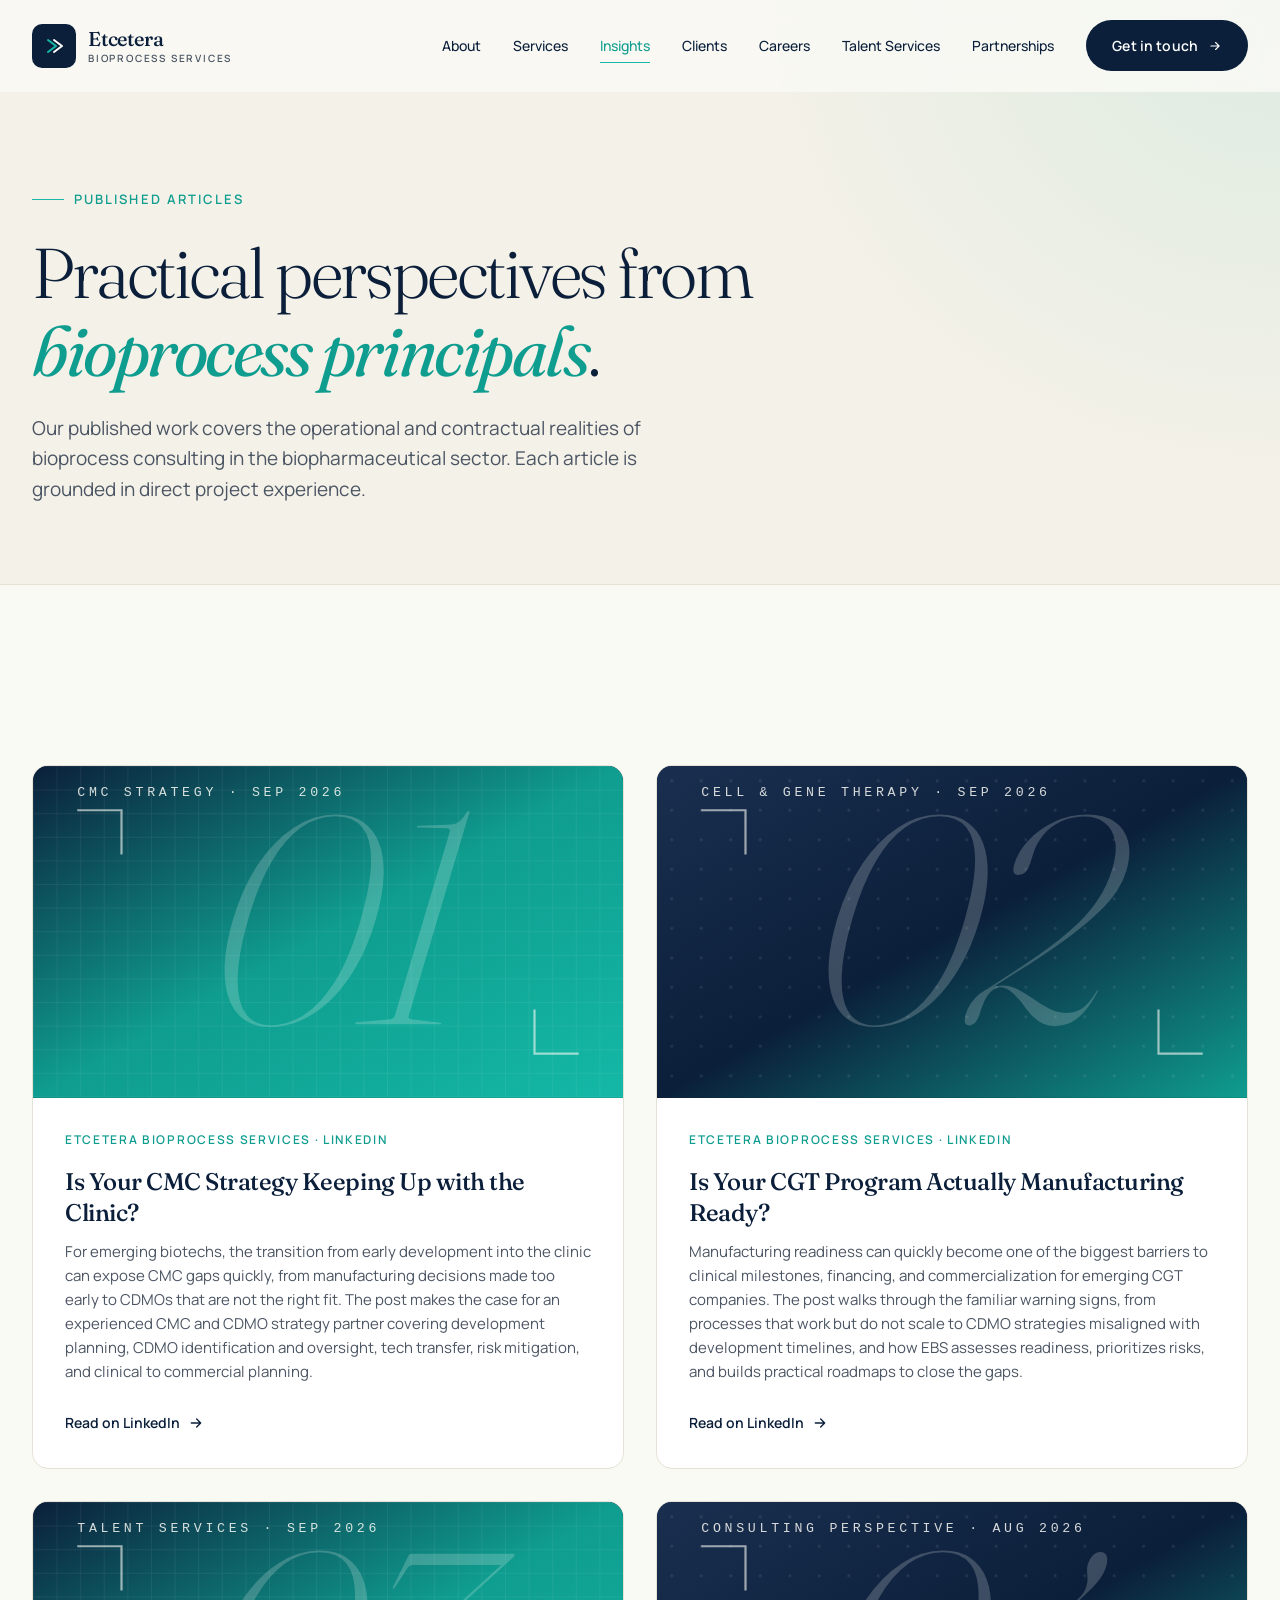
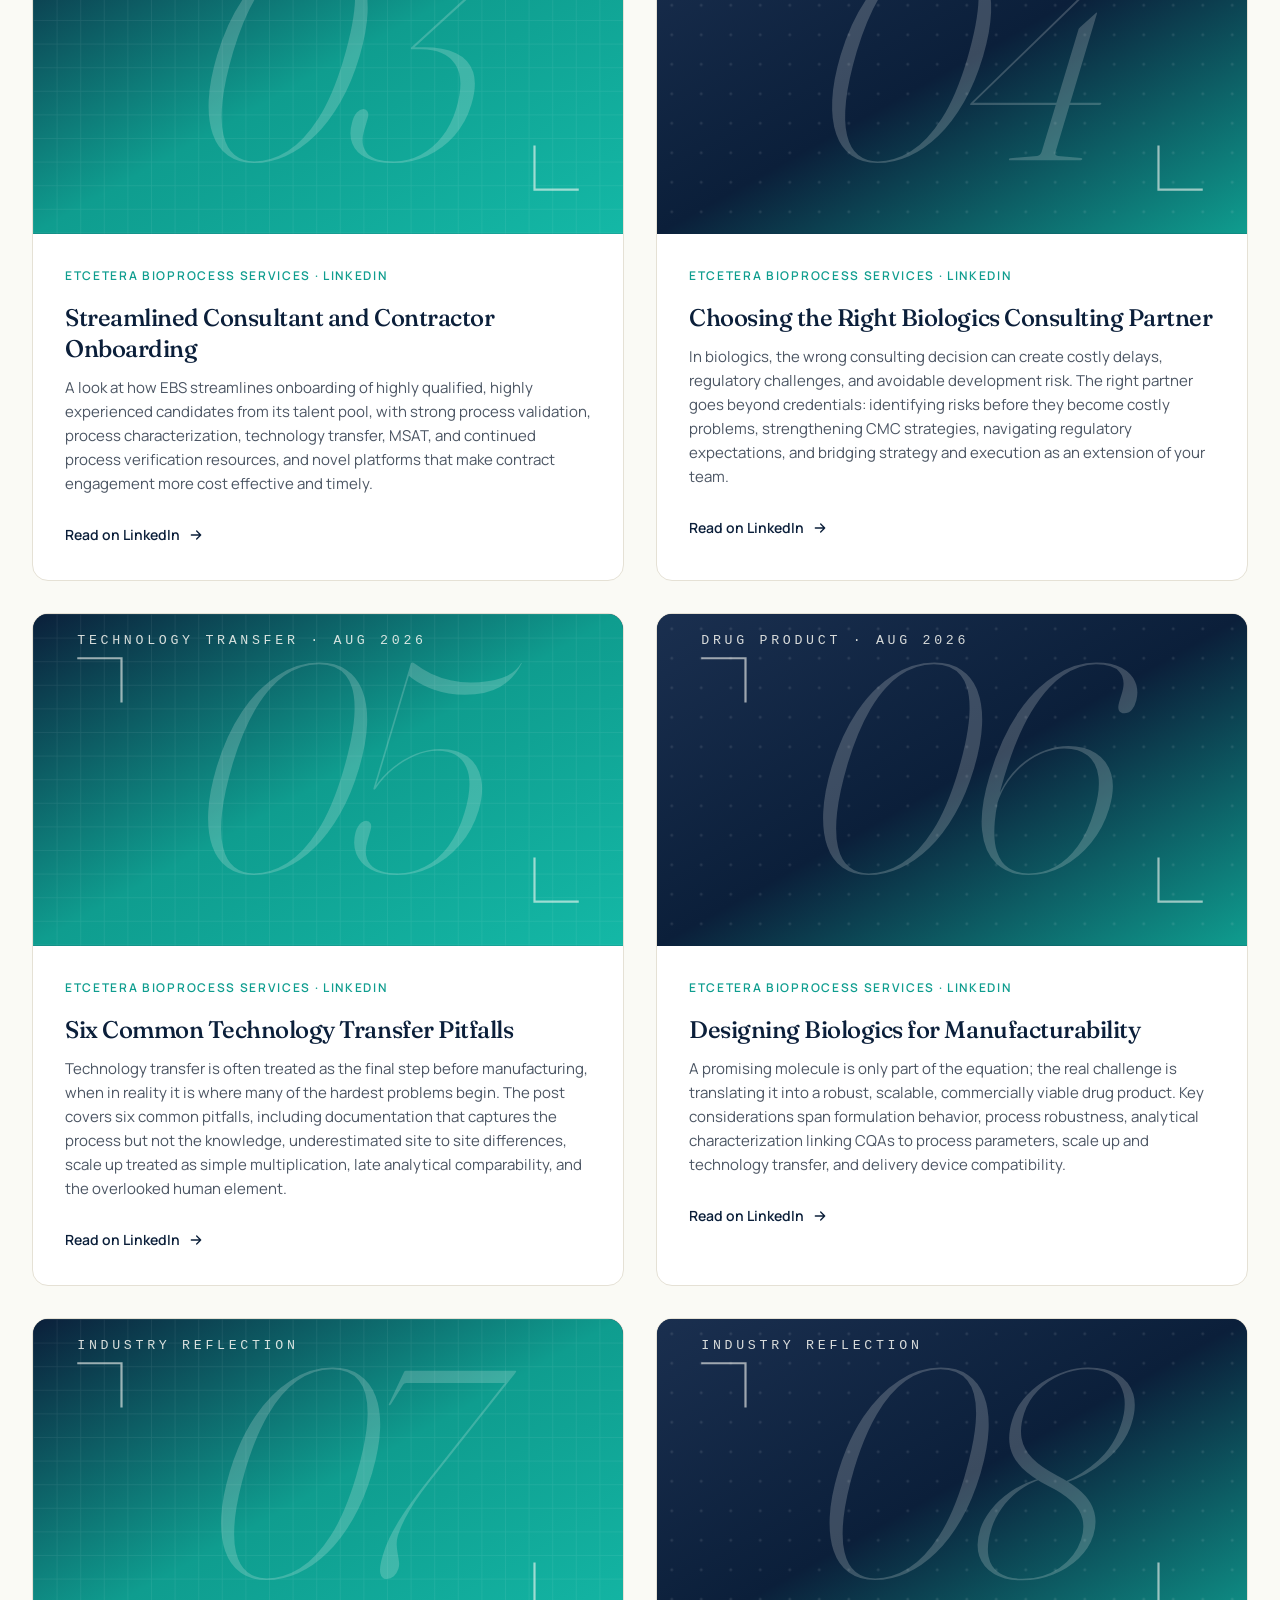
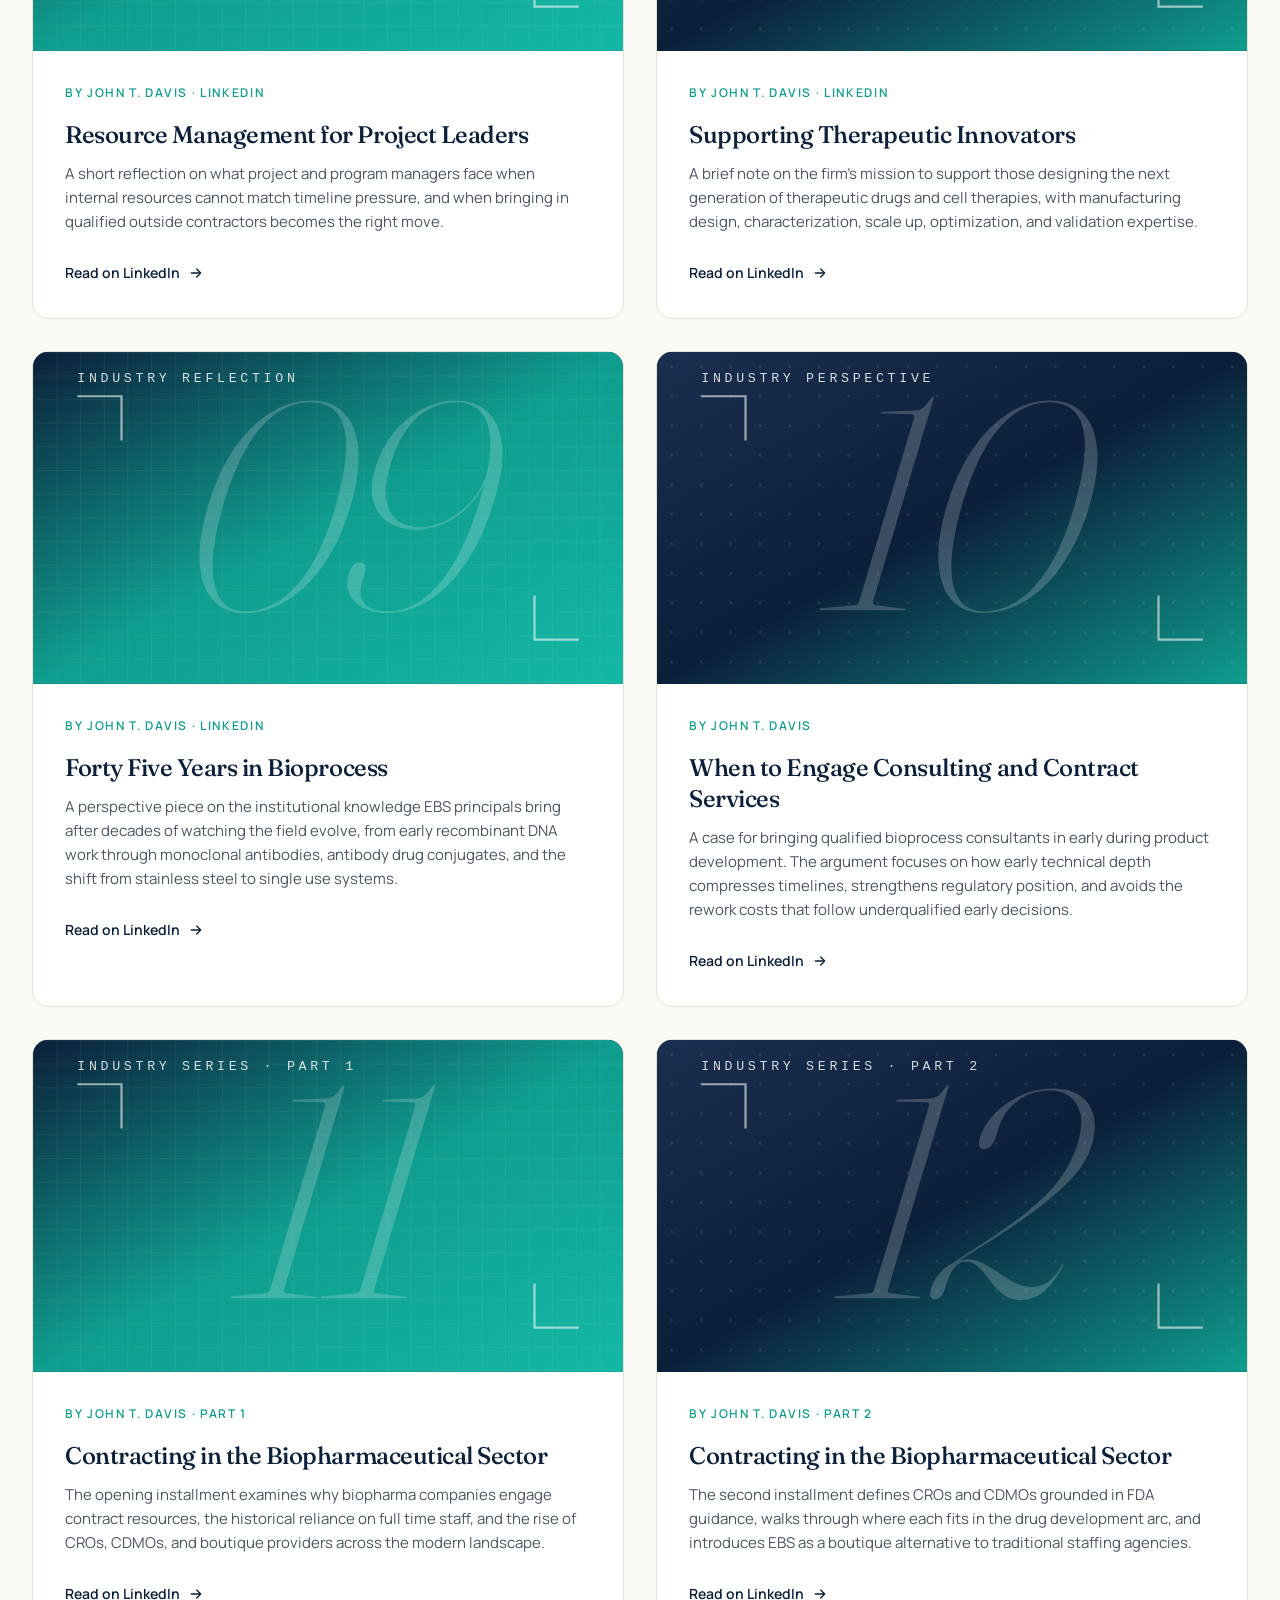
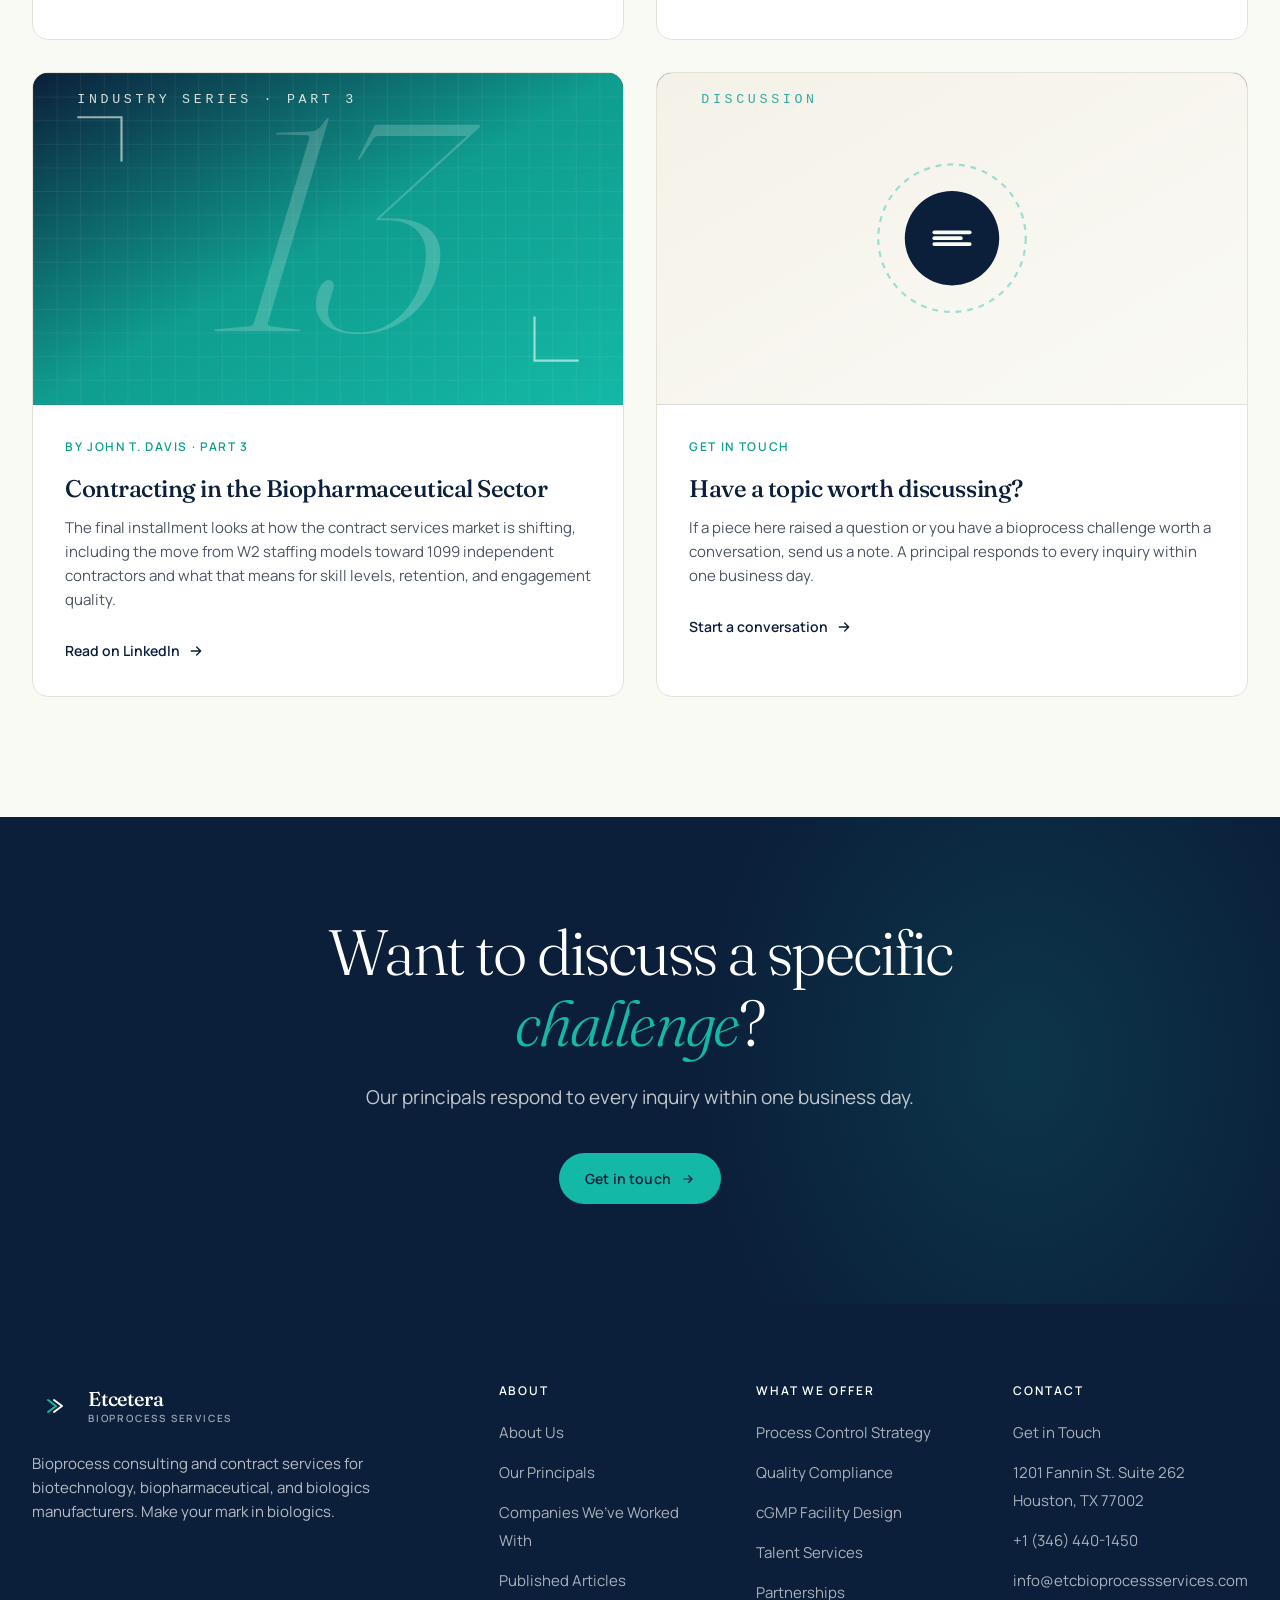
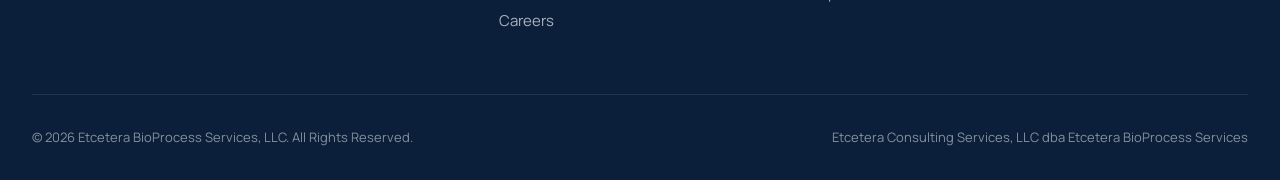
<file: articles.html>
<!DOCTYPE html>
<html lang="en">
<head>
  <meta charset="UTF-8">
  <meta name="viewport" content="width=device-width, initial-scale=1.0">
  <title>Published Articles &amp; Insights | Etcetera BioProcess Services</title>
  <meta name="description" content="Practical perspectives on contracting, cGMP execution, and bioprocess strategy from the principals at Etcetera BioProcess Services.">
  <meta name="keywords" content="biopharmaceutical contracting, bioprocess insights, cGMP articles, bioprocess publications, technology transfer best practices">
  <meta name="robots" content="index, follow">
  <link rel="canonical" href="https://www.etcbioprocessservices.com/articles">

  <meta property="og:type" content="website">
  <meta property="og:title" content="Published Articles | Etcetera BioProcess Services">
  <meta property="og:description" content="Industry perspectives on contracting and cGMP execution in the biopharmaceutical sector.">
  <meta property="og:url" content="https://www.etcbioprocessservices.com/articles">
  <meta property="og:image" content="https://www.etcbioprocessservices.com/images/og-image.jpg">

  <link rel="preconnect" href="https://fonts.googleapis.com">
  <link rel="preconnect" href="https://fonts.gstatic.com" crossorigin>
  <link href="https://fonts.googleapis.com/css2?family=Fraunces:opsz,wght@9..144,300;9..144,400;9..144,500;9..144,600;9..144,700&family=Manrope:wght@300;400;500;600;700&display=swap" rel="stylesheet">
  <link rel="icon" type="image/svg+xml" href="data:image/svg+xml;utf8,<svg xmlns='http://www.w3.org/2000/svg' viewBox='0 0 56 56'><rect width='56' height='56' rx='12' fill='%230B1F3A'/><path d='M16 16 L32 28 L16 40' stroke='%2314B8A6' stroke-width='4' fill='none' stroke-linejoin='round' stroke-linecap='round'/><path d='M28 16 L44 28 L28 40' stroke='white' stroke-width='4' fill='none' stroke-linejoin='round' stroke-linecap='round'/></svg>">
  <link rel="stylesheet" href="styles.css">
</head>
<body>

  <nav class="nav" id="nav">
    <div class="container nav-inner">
      <a href="index.html" class="logo">
        <div class="logo-mark"><svg width="28" height="28" viewBox="0 0 56 56" fill="none"><path class="arrow-back" d="M16 16 L32 28 L16 40" stroke="#14B8A6" stroke-width="4" stroke-linejoin="round" stroke-linecap="round"/><path class="arrow-front" d="M28 16 L44 28 L28 40" stroke="white" stroke-width="4" stroke-linejoin="round" stroke-linecap="round"/></svg></div>
        <div class="logo-text"><span class="logo-name">Etcetera</span><span class="logo-tag">BioProcess Services</span></div>
      </a>
      <div class="nav-menu" id="navMenu">
        <a href="about.html" class="nav-link">About</a>
        <a href="services.html" class="nav-link">Services</a>
        <a href="articles.html" class="nav-link active">Insights</a>
        <a href="clients.html" class="nav-link">Clients</a>
        <a href="careers.html" class="nav-link">Careers</a>
        <a href="recruitment.html" class="nav-link">Talent Services</a>
        <a href="marketing.html" class="nav-link">Partnerships</a>
        <a href="contact.html" class="btn btn-primary">Get in touch <svg class="btn-arrow" width="14" height="14" viewBox="0 0 24 24" fill="none"><path d="M5 12h14M13 6l6 6-6 6" stroke="currentColor" stroke-width="2" stroke-linecap="round" stroke-linejoin="round"/></svg></a>
      </div>
      <button class="menu-toggle" id="menuToggle" aria-label="Menu"><span></span><span></span><span></span></button>
    </div>
  </nav>

  <section class="page-hero">
    <div class="container">
      <div class="page-hero-inner">
        <div class="page-hero-eyebrow">Published Articles</div>
        <h1>Practical perspectives from <em>bioprocess principals</em>.</h1>
        <p>Our published work covers the operational and contractual realities of bioprocess consulting in the biopharmaceutical sector. Each article is grounded in direct project experience.</p>
      </div>
    </div>
  </section>

  <section class="articles">
    <div class="container">
      <div class="article-grid">
        <article class="article-card reveal">
          <div class="article-image">
            <svg class="visual-svg" viewBox="0 0 400 225" xmlns="http://www.w3.org/2000/svg" preserveAspectRatio="xMidYMid slice" aria-label="Is Your CMC Strategy Keeping Up with the Clinic?">
              <defs>
                <linearGradient id="n1Grad" x1="0%" y1="0%" x2="100%" y2="100%"><stop offset="0%" stop-color="#0B1F3A"/><stop offset="50%" stop-color="#0F9D8F"/><stop offset="100%" stop-color="#14B8A6"/></linearGradient>
                <pattern id="n1Fill" width="16" height="16" patternUnits="userSpaceOnUse"><path d="M 16 0 L 0 0 L 0 16" stroke="#FAFAF5" stroke-opacity="0.08" fill="none"/></pattern>
              </defs>
              <rect width="400" height="225" fill="url(#n1Grad)"/>
              <rect width="400" height="225" fill="url(#n1Fill)"/>
              <text x="200" y="175" text-anchor="middle" font-family="Fraunces, Georgia, serif" font-size="200" font-weight="200" fill="#FAFAF5" fill-opacity="0.2" font-style="italic" letter-spacing="-10">01</text>
              <g stroke="#FAFAF5" stroke-width="1.5" fill="none" stroke-opacity="0.6"><path d="M 30 30 L 60 30 L 60 60"/><path d="M 370 195 L 340 195 L 340 165"/></g>
              <text x="30" y="20" font-family="ui-monospace, monospace" font-size="9" fill="#FAFAF5" fill-opacity="0.85" letter-spacing="2.5">CMC STRATEGY · SEP 2026</text>
            </svg>
          </div>
          <div class="article-body">
            <div class="article-meta">Etcetera BioProcess Services · LinkedIn</div>
            <h3>Is Your CMC Strategy Keeping Up with the Clinic?</h3>
            <p>For emerging biotechs, the transition from early development into the clinic can expose CMC gaps quickly, from manufacturing decisions made too early to CDMOs that are not the right fit. The post makes the case for an experienced CMC and CDMO strategy partner covering development planning, CDMO identification and oversight, tech transfer, risk mitigation, and clinical to commercial planning.</p>
            <a href="https://www.linkedin.com/feed/update/urn:li:activity:7506126080609705985" target="_blank" rel="noopener" class="article-cta">Read on LinkedIn <svg width="16" height="16" viewBox="0 0 24 24" fill="none"><path d="M5 12h14M13 6l6 6-6 6" stroke="currentColor" stroke-width="2" stroke-linecap="round" stroke-linejoin="round"/></svg></a>
          </div>
        </article>

        <article class="article-card reveal reveal-delay-1">
          <div class="article-image">
            <svg class="visual-svg" viewBox="0 0 400 225" xmlns="http://www.w3.org/2000/svg" preserveAspectRatio="xMidYMid slice" aria-label="Is Your CGT Program Actually Manufacturing Ready?">
              <defs>
                <linearGradient id="n2Grad" x1="0%" y1="0%" x2="100%" y2="100%"><stop offset="0%" stop-color="#1A2F4F"/><stop offset="50%" stop-color="#0B1F3A"/><stop offset="100%" stop-color="#0F9D8F"/></linearGradient>
                <pattern id="n2Fill" width="20" height="20" patternUnits="userSpaceOnUse"><circle cx="10" cy="10" r="1" fill="#FAFAF5" fill-opacity="0.1"/></pattern>
              </defs>
              <rect width="400" height="225" fill="url(#n2Grad)"/>
              <rect width="400" height="225" fill="url(#n2Fill)"/>
              <text x="200" y="175" text-anchor="middle" font-family="Fraunces, Georgia, serif" font-size="200" font-weight="200" fill="#FAFAF5" fill-opacity="0.2" font-style="italic" letter-spacing="-10">02</text>
              <g stroke="#FAFAF5" stroke-width="1.5" fill="none" stroke-opacity="0.6"><path d="M 30 30 L 60 30 L 60 60"/><path d="M 370 195 L 340 195 L 340 165"/></g>
              <text x="30" y="20" font-family="ui-monospace, monospace" font-size="9" fill="#FAFAF5" fill-opacity="0.85" letter-spacing="2.5">CELL &amp; GENE THERAPY · SEP 2026</text>
            </svg>
          </div>
          <div class="article-body">
            <div class="article-meta">Etcetera BioProcess Services · LinkedIn</div>
            <h3>Is Your CGT Program Actually Manufacturing Ready?</h3>
            <p>Manufacturing readiness can quickly become one of the biggest barriers to clinical milestones, financing, and commercialization for emerging CGT companies. The post walks through the familiar warning signs, from processes that work but do not scale to CDMO strategies misaligned with development timelines, and how EBS assesses readiness, prioritizes risks, and builds practical roadmaps to close the gaps.</p>
            <a href="https://www.linkedin.com/feed/update/urn:li:activity:7504527804206620672" target="_blank" rel="noopener" class="article-cta">Read on LinkedIn <svg width="16" height="16" viewBox="0 0 24 24" fill="none"><path d="M5 12h14M13 6l6 6-6 6" stroke="currentColor" stroke-width="2" stroke-linecap="round" stroke-linejoin="round"/></svg></a>
          </div>
        </article>

        <article class="article-card reveal">
          <div class="article-image">
            <svg class="visual-svg" viewBox="0 0 400 225" xmlns="http://www.w3.org/2000/svg" preserveAspectRatio="xMidYMid slice" aria-label="Streamlined Consultant and Contractor Onboarding">
              <defs>
                <linearGradient id="n3Grad" x1="0%" y1="0%" x2="100%" y2="100%"><stop offset="0%" stop-color="#0B1F3A"/><stop offset="50%" stop-color="#0F9D8F"/><stop offset="100%" stop-color="#14B8A6"/></linearGradient>
                <pattern id="n3Fill" width="16" height="16" patternUnits="userSpaceOnUse"><path d="M 16 0 L 0 0 L 0 16" stroke="#FAFAF5" stroke-opacity="0.08" fill="none"/></pattern>
              </defs>
              <rect width="400" height="225" fill="url(#n3Grad)"/>
              <rect width="400" height="225" fill="url(#n3Fill)"/>
              <text x="200" y="175" text-anchor="middle" font-family="Fraunces, Georgia, serif" font-size="200" font-weight="200" fill="#FAFAF5" fill-opacity="0.2" font-style="italic" letter-spacing="-10">03</text>
              <g stroke="#FAFAF5" stroke-width="1.5" fill="none" stroke-opacity="0.6"><path d="M 30 30 L 60 30 L 60 60"/><path d="M 370 195 L 340 195 L 340 165"/></g>
              <text x="30" y="20" font-family="ui-monospace, monospace" font-size="9" fill="#FAFAF5" fill-opacity="0.85" letter-spacing="2.5">TALENT SERVICES · SEP 2026</text>
            </svg>
          </div>
          <div class="article-body">
            <div class="article-meta">Etcetera BioProcess Services · LinkedIn</div>
            <h3>Streamlined Consultant and Contractor Onboarding</h3>
            <p>A look at how EBS streamlines onboarding of highly qualified, highly experienced candidates from its talent pool, with strong process validation, process characterization, technology transfer, MSAT, and continued process verification resources, and novel platforms that make contract engagement more cost effective and timely.</p>
            <a href="https://www.linkedin.com/feed/update/urn:li:activity:7502400458087518208" target="_blank" rel="noopener" class="article-cta">Read on LinkedIn <svg width="16" height="16" viewBox="0 0 24 24" fill="none"><path d="M5 12h14M13 6l6 6-6 6" stroke="currentColor" stroke-width="2" stroke-linecap="round" stroke-linejoin="round"/></svg></a>
          </div>
        </article>

        <article class="article-card reveal reveal-delay-1">
          <div class="article-image">
            <svg class="visual-svg" viewBox="0 0 400 225" xmlns="http://www.w3.org/2000/svg" preserveAspectRatio="xMidYMid slice" aria-label="Choosing the Right Biologics Consulting Partner">
              <defs>
                <linearGradient id="n4Grad" x1="0%" y1="0%" x2="100%" y2="100%"><stop offset="0%" stop-color="#1A2F4F"/><stop offset="50%" stop-color="#0B1F3A"/><stop offset="100%" stop-color="#0F9D8F"/></linearGradient>
                <pattern id="n4Fill" width="20" height="20" patternUnits="userSpaceOnUse"><circle cx="10" cy="10" r="1" fill="#FAFAF5" fill-opacity="0.1"/></pattern>
              </defs>
              <rect width="400" height="225" fill="url(#n4Grad)"/>
              <rect width="400" height="225" fill="url(#n4Fill)"/>
              <text x="200" y="175" text-anchor="middle" font-family="Fraunces, Georgia, serif" font-size="200" font-weight="200" fill="#FAFAF5" fill-opacity="0.2" font-style="italic" letter-spacing="-10">04</text>
              <g stroke="#FAFAF5" stroke-width="1.5" fill="none" stroke-opacity="0.6"><path d="M 30 30 L 60 30 L 60 60"/><path d="M 370 195 L 340 195 L 340 165"/></g>
              <text x="30" y="20" font-family="ui-monospace, monospace" font-size="9" fill="#FAFAF5" fill-opacity="0.85" letter-spacing="2.5">CONSULTING PERSPECTIVE · AUG 2026</text>
            </svg>
          </div>
          <div class="article-body">
            <div class="article-meta">Etcetera BioProcess Services · LinkedIn</div>
            <h3>Choosing the Right Biologics Consulting Partner</h3>
            <p>In biologics, the wrong consulting decision can create costly delays, regulatory challenges, and avoidable development risk. The right partner goes beyond credentials: identifying risks before they become costly problems, strengthening CMC strategies, navigating regulatory expectations, and bridging strategy and execution as an extension of your team.</p>
            <a href="https://www.linkedin.com/feed/update/urn:li:activity:7498533782875041792" target="_blank" rel="noopener" class="article-cta">Read on LinkedIn <svg width="16" height="16" viewBox="0 0 24 24" fill="none"><path d="M5 12h14M13 6l6 6-6 6" stroke="currentColor" stroke-width="2" stroke-linecap="round" stroke-linejoin="round"/></svg></a>
          </div>
        </article>

        <article class="article-card reveal">
          <div class="article-image">
            <svg class="visual-svg" viewBox="0 0 400 225" xmlns="http://www.w3.org/2000/svg" preserveAspectRatio="xMidYMid slice" aria-label="Six Common Technology Transfer Pitfalls">
              <defs>
                <linearGradient id="n5Grad" x1="0%" y1="0%" x2="100%" y2="100%"><stop offset="0%" stop-color="#0B1F3A"/><stop offset="50%" stop-color="#0F9D8F"/><stop offset="100%" stop-color="#14B8A6"/></linearGradient>
                <pattern id="n5Fill" width="16" height="16" patternUnits="userSpaceOnUse"><path d="M 16 0 L 0 0 L 0 16" stroke="#FAFAF5" stroke-opacity="0.08" fill="none"/></pattern>
              </defs>
              <rect width="400" height="225" fill="url(#n5Grad)"/>
              <rect width="400" height="225" fill="url(#n5Fill)"/>
              <text x="200" y="175" text-anchor="middle" font-family="Fraunces, Georgia, serif" font-size="200" font-weight="200" fill="#FAFAF5" fill-opacity="0.2" font-style="italic" letter-spacing="-10">05</text>
              <g stroke="#FAFAF5" stroke-width="1.5" fill="none" stroke-opacity="0.6"><path d="M 30 30 L 60 30 L 60 60"/><path d="M 370 195 L 340 195 L 340 165"/></g>
              <text x="30" y="20" font-family="ui-monospace, monospace" font-size="9" fill="#FAFAF5" fill-opacity="0.85" letter-spacing="2.5">TECHNOLOGY TRANSFER · AUG 2026</text>
            </svg>
          </div>
          <div class="article-body">
            <div class="article-meta">Etcetera BioProcess Services · LinkedIn</div>
            <h3>Six Common Technology Transfer Pitfalls</h3>
            <p>Technology transfer is often treated as the final step before manufacturing, when in reality it is where many of the hardest problems begin. The post covers six common pitfalls, including documentation that captures the process but not the knowledge, underestimated site to site differences, scale up treated as simple multiplication, late analytical comparability, and the overlooked human element.</p>
            <a href="https://www.linkedin.com/company/etcetera-bioprocess-services-llc/posts/" target="_blank" rel="noopener" class="article-cta">Read on LinkedIn <svg width="16" height="16" viewBox="0 0 24 24" fill="none"><path d="M5 12h14M13 6l6 6-6 6" stroke="currentColor" stroke-width="2" stroke-linecap="round" stroke-linejoin="round"/></svg></a>
          </div>
        </article>

        <article class="article-card reveal reveal-delay-1">
          <div class="article-image">
            <svg class="visual-svg" viewBox="0 0 400 225" xmlns="http://www.w3.org/2000/svg" preserveAspectRatio="xMidYMid slice" aria-label="Designing Biologics for Manufacturability">
              <defs>
                <linearGradient id="n6Grad" x1="0%" y1="0%" x2="100%" y2="100%"><stop offset="0%" stop-color="#1A2F4F"/><stop offset="50%" stop-color="#0B1F3A"/><stop offset="100%" stop-color="#0F9D8F"/></linearGradient>
                <pattern id="n6Fill" width="20" height="20" patternUnits="userSpaceOnUse"><circle cx="10" cy="10" r="1" fill="#FAFAF5" fill-opacity="0.1"/></pattern>
              </defs>
              <rect width="400" height="225" fill="url(#n6Grad)"/>
              <rect width="400" height="225" fill="url(#n6Fill)"/>
              <text x="200" y="175" text-anchor="middle" font-family="Fraunces, Georgia, serif" font-size="200" font-weight="200" fill="#FAFAF5" fill-opacity="0.2" font-style="italic" letter-spacing="-10">06</text>
              <g stroke="#FAFAF5" stroke-width="1.5" fill="none" stroke-opacity="0.6"><path d="M 30 30 L 60 30 L 60 60"/><path d="M 370 195 L 340 195 L 340 165"/></g>
              <text x="30" y="20" font-family="ui-monospace, monospace" font-size="9" fill="#FAFAF5" fill-opacity="0.85" letter-spacing="2.5">DRUG PRODUCT · AUG 2026</text>
            </svg>
          </div>
          <div class="article-body">
            <div class="article-meta">Etcetera BioProcess Services · LinkedIn</div>
            <h3>Designing Biologics for Manufacturability</h3>
            <p>A promising molecule is only part of the equation; the real challenge is translating it into a robust, scalable, commercially viable drug product. Key considerations span formulation behavior, process robustness, analytical characterization linking CQAs to process parameters, scale up and technology transfer, and delivery device compatibility.</p>
            <a href="https://www.linkedin.com/company/etcetera-bioprocess-services-llc/posts/" target="_blank" rel="noopener" class="article-cta">Read on LinkedIn <svg width="16" height="16" viewBox="0 0 24 24" fill="none"><path d="M5 12h14M13 6l6 6-6 6" stroke="currentColor" stroke-width="2" stroke-linecap="round" stroke-linejoin="round"/></svg></a>
          </div>
        </article>

        <article class="article-card reveal">
          <div class="article-image">
            <svg class="visual-svg" viewBox="0 0 400 225" xmlns="http://www.w3.org/2000/svg" preserveAspectRatio="xMidYMid slice" aria-label="Resource Management for Project Leaders">
              <defs>
                <linearGradient id="a1Grad" x1="0%" y1="0%" x2="100%" y2="100%"><stop offset="0%" stop-color="#0B1F3A"/><stop offset="50%" stop-color="#0F9D8F"/><stop offset="100%" stop-color="#14B8A6"/></linearGradient>
                <pattern id="a1Grid" width="16" height="16" patternUnits="userSpaceOnUse"><path d="M 16 0 L 0 0 L 0 16" stroke="#FAFAF5" stroke-opacity="0.08" fill="none"/></pattern>
              </defs>
              <rect width="400" height="225" fill="url(#a1Grad)"/>
              <rect width="400" height="225" fill="url(#a1Grid)"/>
              <text x="200" y="175" text-anchor="middle" font-family="Fraunces, Georgia, serif" font-size="200" font-weight="200" fill="#FAFAF5" fill-opacity="0.2" font-style="italic" letter-spacing="-10">07</text>
              <g stroke="#FAFAF5" stroke-width="1.5" fill="none" stroke-opacity="0.6"><path d="M 30 30 L 60 30 L 60 60"/><path d="M 370 195 L 340 195 L 340 165"/></g>
              <text x="30" y="20" font-family="ui-monospace, monospace" font-size="9" fill="#FAFAF5" fill-opacity="0.85" letter-spacing="2.5">INDUSTRY REFLECTION</text>
            </svg>
          </div>
          <div class="article-body">
            <div class="article-meta">By John T. Davis · LinkedIn</div>
            <h3>Resource Management for Project Leaders</h3>
            <p>A short reflection on what project and program managers face when internal resources cannot match timeline pressure, and when bringing in qualified outside contractors becomes the right move.</p>
            <a href="https://www.linkedin.com/feed/update/urn:li:activity:7279910399892676608" target="_blank" rel="noopener" class="article-cta">Read on LinkedIn <svg width="16" height="16" viewBox="0 0 24 24" fill="none"><path d="M5 12h14M13 6l6 6-6 6" stroke="currentColor" stroke-width="2" stroke-linecap="round" stroke-linejoin="round"/></svg></a>
          </div>
        </article>

        <article class="article-card reveal reveal-delay-1">
          <div class="article-image">
            <svg class="visual-svg" viewBox="0 0 400 225" xmlns="http://www.w3.org/2000/svg" preserveAspectRatio="xMidYMid slice" aria-label="Supporting Therapeutic Innovators">
              <defs>
                <linearGradient id="a2Grad" x1="0%" y1="0%" x2="100%" y2="100%"><stop offset="0%" stop-color="#1A2F4F"/><stop offset="50%" stop-color="#0B1F3A"/><stop offset="100%" stop-color="#0F9D8F"/></linearGradient>
                <pattern id="a2Pattern" width="20" height="20" patternUnits="userSpaceOnUse"><circle cx="10" cy="10" r="1" fill="#FAFAF5" fill-opacity="0.1"/></pattern>
              </defs>
              <rect width="400" height="225" fill="url(#a2Grad)"/>
              <rect width="400" height="225" fill="url(#a2Pattern)"/>
              <text x="200" y="175" text-anchor="middle" font-family="Fraunces, Georgia, serif" font-size="200" font-weight="200" fill="#FAFAF5" fill-opacity="0.2" font-style="italic" letter-spacing="-10">08</text>
              <g stroke="#FAFAF5" stroke-width="1.5" fill="none" stroke-opacity="0.6"><path d="M 30 30 L 60 30 L 60 60"/><path d="M 370 195 L 340 195 L 340 165"/></g>
              <text x="30" y="20" font-family="ui-monospace, monospace" font-size="9" fill="#FAFAF5" fill-opacity="0.85" letter-spacing="2.5">INDUSTRY REFLECTION</text>
            </svg>
          </div>
          <div class="article-body">
            <div class="article-meta">By John T. Davis · LinkedIn</div>
            <h3>Supporting Therapeutic Innovators</h3>
            <p>A brief note on the firm's mission to support those designing the next generation of therapeutic drugs and cell therapies, with manufacturing design, characterization, scale up, optimization, and validation expertise.</p>
            <a href="https://www.linkedin.com/feed/update/urn:li:activity:7275918885369831424" target="_blank" rel="noopener" class="article-cta">Read on LinkedIn <svg width="16" height="16" viewBox="0 0 24 24" fill="none"><path d="M5 12h14M13 6l6 6-6 6" stroke="currentColor" stroke-width="2" stroke-linecap="round" stroke-linejoin="round"/></svg></a>
          </div>
        </article>

        <article class="article-card reveal">
          <div class="article-image">
            <svg class="visual-svg" viewBox="0 0 400 225" xmlns="http://www.w3.org/2000/svg" preserveAspectRatio="xMidYMid slice" aria-label="Forty Five Years in Bioprocess">
              <defs>
                <linearGradient id="a3Grad" x1="0%" y1="0%" x2="100%" y2="100%"><stop offset="0%" stop-color="#0B1F3A"/><stop offset="50%" stop-color="#0F9D8F"/><stop offset="100%" stop-color="#14B8A6"/></linearGradient>
                <pattern id="a3Grid" width="16" height="16" patternUnits="userSpaceOnUse"><path d="M 16 0 L 0 0 L 0 16" stroke="#FAFAF5" stroke-opacity="0.08" fill="none"/></pattern>
              </defs>
              <rect width="400" height="225" fill="url(#a3Grad)"/>
              <rect width="400" height="225" fill="url(#a3Grid)"/>
              <text x="200" y="175" text-anchor="middle" font-family="Fraunces, Georgia, serif" font-size="200" font-weight="200" fill="#FAFAF5" fill-opacity="0.2" font-style="italic" letter-spacing="-10">09</text>
              <g stroke="#FAFAF5" stroke-width="1.5" fill="none" stroke-opacity="0.6"><path d="M 30 30 L 60 30 L 60 60"/><path d="M 370 195 L 340 195 L 340 165"/></g>
              <text x="30" y="20" font-family="ui-monospace, monospace" font-size="9" fill="#FAFAF5" fill-opacity="0.85" letter-spacing="2.5">INDUSTRY REFLECTION</text>
            </svg>
          </div>
          <div class="article-body">
            <div class="article-meta">By John T. Davis · LinkedIn</div>
            <h3>Forty Five Years in Bioprocess</h3>
            <p>A perspective piece on the institutional knowledge EBS principals bring after decades of watching the field evolve, from early recombinant DNA work through monoclonal antibodies, antibody drug conjugates, and the shift from stainless steel to single use systems.</p>
            <a href="https://www.linkedin.com/feed/update/urn:li:activity:7273826769361670144" target="_blank" rel="noopener" class="article-cta">Read on LinkedIn <svg width="16" height="16" viewBox="0 0 24 24" fill="none"><path d="M5 12h14M13 6l6 6-6 6" stroke="currentColor" stroke-width="2" stroke-linecap="round" stroke-linejoin="round"/></svg></a>
          </div>
        </article>

        <article class="article-card reveal reveal-delay-1">
          <div class="article-image">
            <svg class="visual-svg" viewBox="0 0 400 225" xmlns="http://www.w3.org/2000/svg" preserveAspectRatio="xMidYMid slice" aria-label="When to Engage Consulting Services">
              <defs>
                <linearGradient id="a4Grad" x1="0%" y1="0%" x2="100%" y2="100%"><stop offset="0%" stop-color="#1A2F4F"/><stop offset="50%" stop-color="#0B1F3A"/><stop offset="100%" stop-color="#0F9D8F"/></linearGradient>
                <pattern id="a4Pattern" width="20" height="20" patternUnits="userSpaceOnUse"><circle cx="10" cy="10" r="1" fill="#FAFAF5" fill-opacity="0.1"/></pattern>
              </defs>
              <rect width="400" height="225" fill="url(#a4Grad)"/>
              <rect width="400" height="225" fill="url(#a4Pattern)"/>
              <text x="200" y="175" text-anchor="middle" font-family="Fraunces, Georgia, serif" font-size="200" font-weight="200" fill="#FAFAF5" fill-opacity="0.2" font-style="italic" letter-spacing="-10">10</text>
              <g stroke="#FAFAF5" stroke-width="1.5" fill="none" stroke-opacity="0.6"><path d="M 30 30 L 60 30 L 60 60"/><path d="M 370 195 L 340 195 L 340 165"/></g>
              <text x="30" y="20" font-family="ui-monospace, monospace" font-size="9" fill="#FAFAF5" fill-opacity="0.85" letter-spacing="2.5">INDUSTRY PERSPECTIVE</text>
            </svg>
          </div>
          <div class="article-body">
            <div class="article-meta">By John T. Davis</div>
            <h3>When to Engage Consulting and Contract Services</h3>
            <p>A case for bringing qualified bioprocess consultants in early during product development. The argument focuses on how early technical depth compresses timelines, strengthens regulatory position, and avoids the rework costs that follow underqualified early decisions.</p>
            <a href="https://www.linkedin.com/company/etcetera-bioprocess-services-llc/posts/" target="_blank" rel="noopener" class="article-cta">Read on LinkedIn <svg width="16" height="16" viewBox="0 0 24 24" fill="none"><path d="M5 12h14M13 6l6 6-6 6" stroke="currentColor" stroke-width="2" stroke-linecap="round" stroke-linejoin="round"/></svg></a>
          </div>
        </article>

        <article class="article-card reveal">
          <div class="article-image">
            <svg class="visual-svg" viewBox="0 0 400 225" xmlns="http://www.w3.org/2000/svg" preserveAspectRatio="xMidYMid slice" aria-label="Contracting in the Biopharmaceutical Sector, Part 1">
              <defs>
                <linearGradient id="a5Grad" x1="0%" y1="0%" x2="100%" y2="100%"><stop offset="0%" stop-color="#0B1F3A"/><stop offset="50%" stop-color="#0F9D8F"/><stop offset="100%" stop-color="#14B8A6"/></linearGradient>
                <pattern id="a5Grid" width="16" height="16" patternUnits="userSpaceOnUse"><path d="M 16 0 L 0 0 L 0 16" stroke="#FAFAF5" stroke-opacity="0.08" fill="none"/></pattern>
              </defs>
              <rect width="400" height="225" fill="url(#a5Grad)"/>
              <rect width="400" height="225" fill="url(#a5Grid)"/>
              <text x="200" y="175" text-anchor="middle" font-family="Fraunces, Georgia, serif" font-size="200" font-weight="200" fill="#FAFAF5" fill-opacity="0.2" font-style="italic" letter-spacing="-10">11</text>
              <g stroke="#FAFAF5" stroke-width="1.5" fill="none" stroke-opacity="0.6"><path d="M 30 30 L 60 30 L 60 60"/><path d="M 370 195 L 340 195 L 340 165"/></g>
              <text x="30" y="20" font-family="ui-monospace, monospace" font-size="9" fill="#FAFAF5" fill-opacity="0.85" letter-spacing="2.5">INDUSTRY SERIES · PART 1</text>
            </svg>
          </div>
          <div class="article-body">
            <div class="article-meta">By John T. Davis · Part 1</div>
            <h3>Contracting in the Biopharmaceutical Sector</h3>
            <p>The opening installment examines why biopharma companies engage contract resources, the historical reliance on full time staff, and the rise of CROs, CDMOs, and boutique providers across the modern landscape.</p>
            <a href="https://www.linkedin.com/company/etcetera-bioprocess-services-llc/posts/" target="_blank" rel="noopener" class="article-cta">Read on LinkedIn <svg width="16" height="16" viewBox="0 0 24 24" fill="none"><path d="M5 12h14M13 6l6 6-6 6" stroke="currentColor" stroke-width="2" stroke-linecap="round" stroke-linejoin="round"/></svg></a>
          </div>
        </article>

        <article class="article-card reveal reveal-delay-1">
          <div class="article-image">
            <svg class="visual-svg" viewBox="0 0 400 225" xmlns="http://www.w3.org/2000/svg" preserveAspectRatio="xMidYMid slice" aria-label="Contracting in the Biopharmaceutical Sector, Part 2">
              <defs>
                <linearGradient id="a6Grad" x1="0%" y1="0%" x2="100%" y2="100%"><stop offset="0%" stop-color="#1A2F4F"/><stop offset="50%" stop-color="#0B1F3A"/><stop offset="100%" stop-color="#0F9D8F"/></linearGradient>
                <pattern id="a6Pattern" width="20" height="20" patternUnits="userSpaceOnUse"><circle cx="10" cy="10" r="1" fill="#FAFAF5" fill-opacity="0.1"/></pattern>
              </defs>
              <rect width="400" height="225" fill="url(#a6Grad)"/>
              <rect width="400" height="225" fill="url(#a6Pattern)"/>
              <text x="200" y="175" text-anchor="middle" font-family="Fraunces, Georgia, serif" font-size="200" font-weight="200" fill="#FAFAF5" fill-opacity="0.2" font-style="italic" letter-spacing="-10">12</text>
              <g stroke="#FAFAF5" stroke-width="1.5" fill="none" stroke-opacity="0.6"><path d="M 30 30 L 60 30 L 60 60"/><path d="M 370 195 L 340 195 L 340 165"/></g>
              <text x="30" y="20" font-family="ui-monospace, monospace" font-size="9" fill="#FAFAF5" fill-opacity="0.85" letter-spacing="2.5">INDUSTRY SERIES · PART 2</text>
            </svg>
          </div>
          <div class="article-body">
            <div class="article-meta">By John T. Davis · Part 2</div>
            <h3>Contracting in the Biopharmaceutical Sector</h3>
            <p>The second installment defines CROs and CDMOs grounded in FDA guidance, walks through where each fits in the drug development arc, and introduces EBS as a boutique alternative to traditional staffing agencies.</p>
            <a href="https://www.linkedin.com/company/etcetera-bioprocess-services-llc/posts/" target="_blank" rel="noopener" class="article-cta">Read on LinkedIn <svg width="16" height="16" viewBox="0 0 24 24" fill="none"><path d="M5 12h14M13 6l6 6-6 6" stroke="currentColor" stroke-width="2" stroke-linecap="round" stroke-linejoin="round"/></svg></a>
          </div>
        </article>

        <article class="article-card reveal">
          <div class="article-image">
            <svg class="visual-svg" viewBox="0 0 400 225" xmlns="http://www.w3.org/2000/svg" preserveAspectRatio="xMidYMid slice" aria-label="Contracting in the Biopharmaceutical Sector, Part 3">
              <defs>
                <linearGradient id="a7Grad" x1="0%" y1="0%" x2="100%" y2="100%"><stop offset="0%" stop-color="#0B1F3A"/><stop offset="50%" stop-color="#0F9D8F"/><stop offset="100%" stop-color="#14B8A6"/></linearGradient>
                <pattern id="a7Grid" width="16" height="16" patternUnits="userSpaceOnUse"><path d="M 16 0 L 0 0 L 0 16" stroke="#FAFAF5" stroke-opacity="0.08" fill="none"/></pattern>
              </defs>
              <rect width="400" height="225" fill="url(#a7Grad)"/>
              <rect width="400" height="225" fill="url(#a7Grid)"/>
              <text x="200" y="175" text-anchor="middle" font-family="Fraunces, Georgia, serif" font-size="200" font-weight="200" fill="#FAFAF5" fill-opacity="0.2" font-style="italic" letter-spacing="-10">13</text>
              <g stroke="#FAFAF5" stroke-width="1.5" fill="none" stroke-opacity="0.6"><path d="M 30 30 L 60 30 L 60 60"/><path d="M 370 195 L 340 195 L 340 165"/></g>
              <text x="30" y="20" font-family="ui-monospace, monospace" font-size="9" fill="#FAFAF5" fill-opacity="0.85" letter-spacing="2.5">INDUSTRY SERIES · PART 3</text>
            </svg>
          </div>
          <div class="article-body">
            <div class="article-meta">By John T. Davis · Part 3</div>
            <h3>Contracting in the Biopharmaceutical Sector</h3>
            <p>The final installment looks at how the contract services market is shifting, including the move from W2 staffing models toward 1099 independent contractors and what that means for skill levels, retention, and engagement quality.</p>
            <a href="https://www.linkedin.com/company/etcetera-bioprocess-services-llc/posts/" target="_blank" rel="noopener" class="article-cta">Read on LinkedIn <svg width="16" height="16" viewBox="0 0 24 24" fill="none"><path d="M5 12h14M13 6l6 6-6 6" stroke="currentColor" stroke-width="2" stroke-linecap="round" stroke-linejoin="round"/></svg></a>
          </div>
        </article>

        <a href="contact.html" class="article-card reveal reveal-delay-1" style="text-decoration: none;">
          <div class="article-image">
            <svg class="visual-svg" viewBox="0 0 400 225" xmlns="http://www.w3.org/2000/svg" preserveAspectRatio="xMidYMid slice" aria-label="Start a conversation">
              <defs>
                <linearGradient id="aCtaGrad" x1="0%" y1="0%" x2="100%" y2="100%"><stop offset="0%" stop-color="#F4F1E8"/><stop offset="100%" stop-color="#FAFAF5"/></linearGradient>
              </defs>
              <rect width="400" height="225" fill="url(#aCtaGrad)"/>
              <g transform="translate(200, 112)">
                <circle cx="0" cy="0" r="50" fill="none" stroke="#14B8A6" stroke-width="1.5" stroke-opacity="0.4" stroke-dasharray="4,4"/>
                <circle cx="0" cy="0" r="32" fill="#0B1F3A"/>
                <g stroke="#FAFAF5" stroke-width="2.5" fill="none" stroke-linecap="round" stroke-linejoin="round">
                  <path d="M -12 -4 L 12 -4"/>
                  <path d="M -12 0 L 6 0"/>
                  <path d="M -12 4 L 12 4"/>
                </g>
              </g>
              <text x="30" y="20" font-family="ui-monospace, monospace" font-size="9" fill="#0F9D8F" fill-opacity="0.85" letter-spacing="2.5">DISCUSSION</text>
            </svg>
          </div>
          <div class="article-body">
            <div class="article-meta">Get in touch</div>
            <h3>Have a topic worth discussing?</h3>
            <p>If a piece here raised a question or you have a bioprocess challenge worth a conversation, send us a note. A principal responds to every inquiry within one business day.</p>
            <span class="article-cta">Start a conversation <svg width="16" height="16" viewBox="0 0 24 24" fill="none"><path d="M5 12h14M13 6l6 6-6 6" stroke="currentColor" stroke-width="2" stroke-linecap="round" stroke-linejoin="round"/></svg></span>
          </div>
        </a>
      </div>
    </div>
  </section>

  <section class="cta-banner">
    <div class="container">
      <div class="cta-content reveal">
        <h2>Want to discuss a specific <em>challenge</em>?</h2>
        <p>Our principals respond to every inquiry within one business day.</p>
        <a href="contact.html" class="btn btn-primary">Get in touch <svg class="btn-arrow" width="14" height="14" viewBox="0 0 24 24" fill="none"><path d="M5 12h14M13 6l6 6-6 6" stroke="currentColor" stroke-width="2" stroke-linecap="round" stroke-linejoin="round"/></svg></a>
      </div>
    </div>
  </section>

  <footer>
    <div class="container">
      <div class="footer-grid">
        <div class="footer-brand">
          <a href="index.html" class="logo">
            <div class="logo-mark"><svg width="28" height="28" viewBox="0 0 56 56" fill="none"><path d="M16 16 L32 28 L16 40" stroke="#14B8A6" stroke-width="4" stroke-linejoin="round" stroke-linecap="round"/><path d="M28 16 L44 28 L28 40" stroke="white" stroke-width="4" stroke-linejoin="round" stroke-linecap="round"/></svg></div>
            <div class="logo-text"><span class="logo-name" style="color: white;">Etcetera</span><span class="logo-tag" style="color: rgba(255,255,255,0.6);">BioProcess Services</span></div>
          </a>
          <p>Bioprocess consulting and contract services for biotechnology, biopharmaceutical, and biologics manufacturers. Make your mark in biologics.</p>
        </div>
        <div class="footer-col"><h4>About</h4><ul><li><a href="about.html">About Us</a></li><li><a href="about.html#team">Our Principals</a></li><li><a href="clients.html">Companies We&rsquo;ve Worked With</a></li><li><a href="articles.html">Published Articles</a></li><li><a href="careers.html">Careers</a></li></ul></div>
        <div class="footer-col"><h4>What We Offer</h4><ul><li><a href="services.html#process-controls">Process Control Strategy</a></li><li><a href="services.html#quality-compliance">Quality Compliance</a></li><li><a href="services.html#facility-design">cGMP Facility Design</a></li><li><a href="recruitment.html">Talent Services</a></li><li><a href="marketing.html">Partnerships</a></li></ul></div>
        <div class="footer-col"><h4>Contact</h4><ul><li><a href="contact.html">Get in Touch</a></li><li><a href="https://maps.app.goo.gl/vd6TvacQgqKLs6FC7" target="_blank" rel="noopener" aria-label="Open address in Google Maps">1201 Fannin St. Suite 262<br>Houston, TX 77002</a></li><li><a href="tel:+13464401450">+1 (346) 440-1450</a></li><li><a href="mailto:info@etcbioprocessservices.com">info@etcbioprocessservices.com</a></li></ul></div>
      </div>
      <div class="footer-bottom">
        <div>&copy; 2026 Etcetera BioProcess Services, LLC. All Rights Reserved.</div>
        <div>Etcetera Consulting Services, LLC dba Etcetera BioProcess Services</div>
      </div>
    </div>
  </footer>

  <script src="main.js"></script>
</body>
</html>
</file>
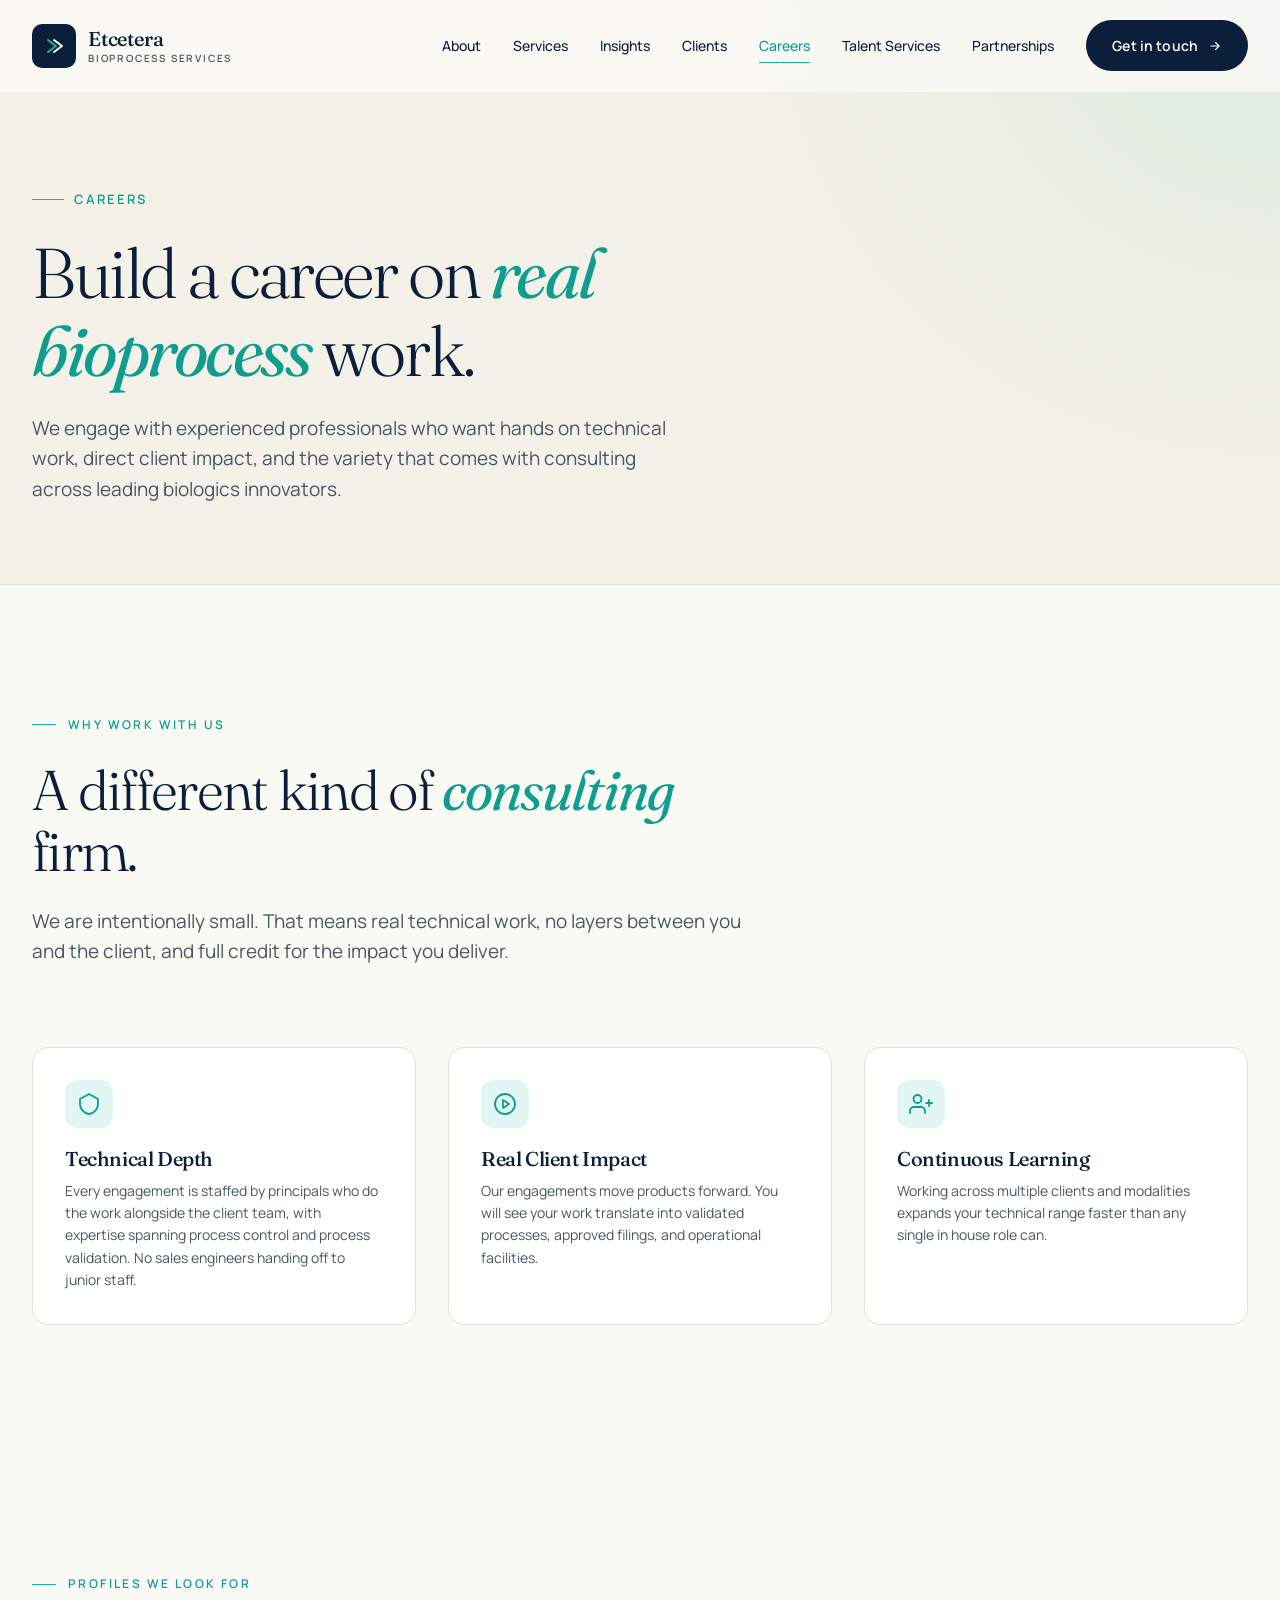
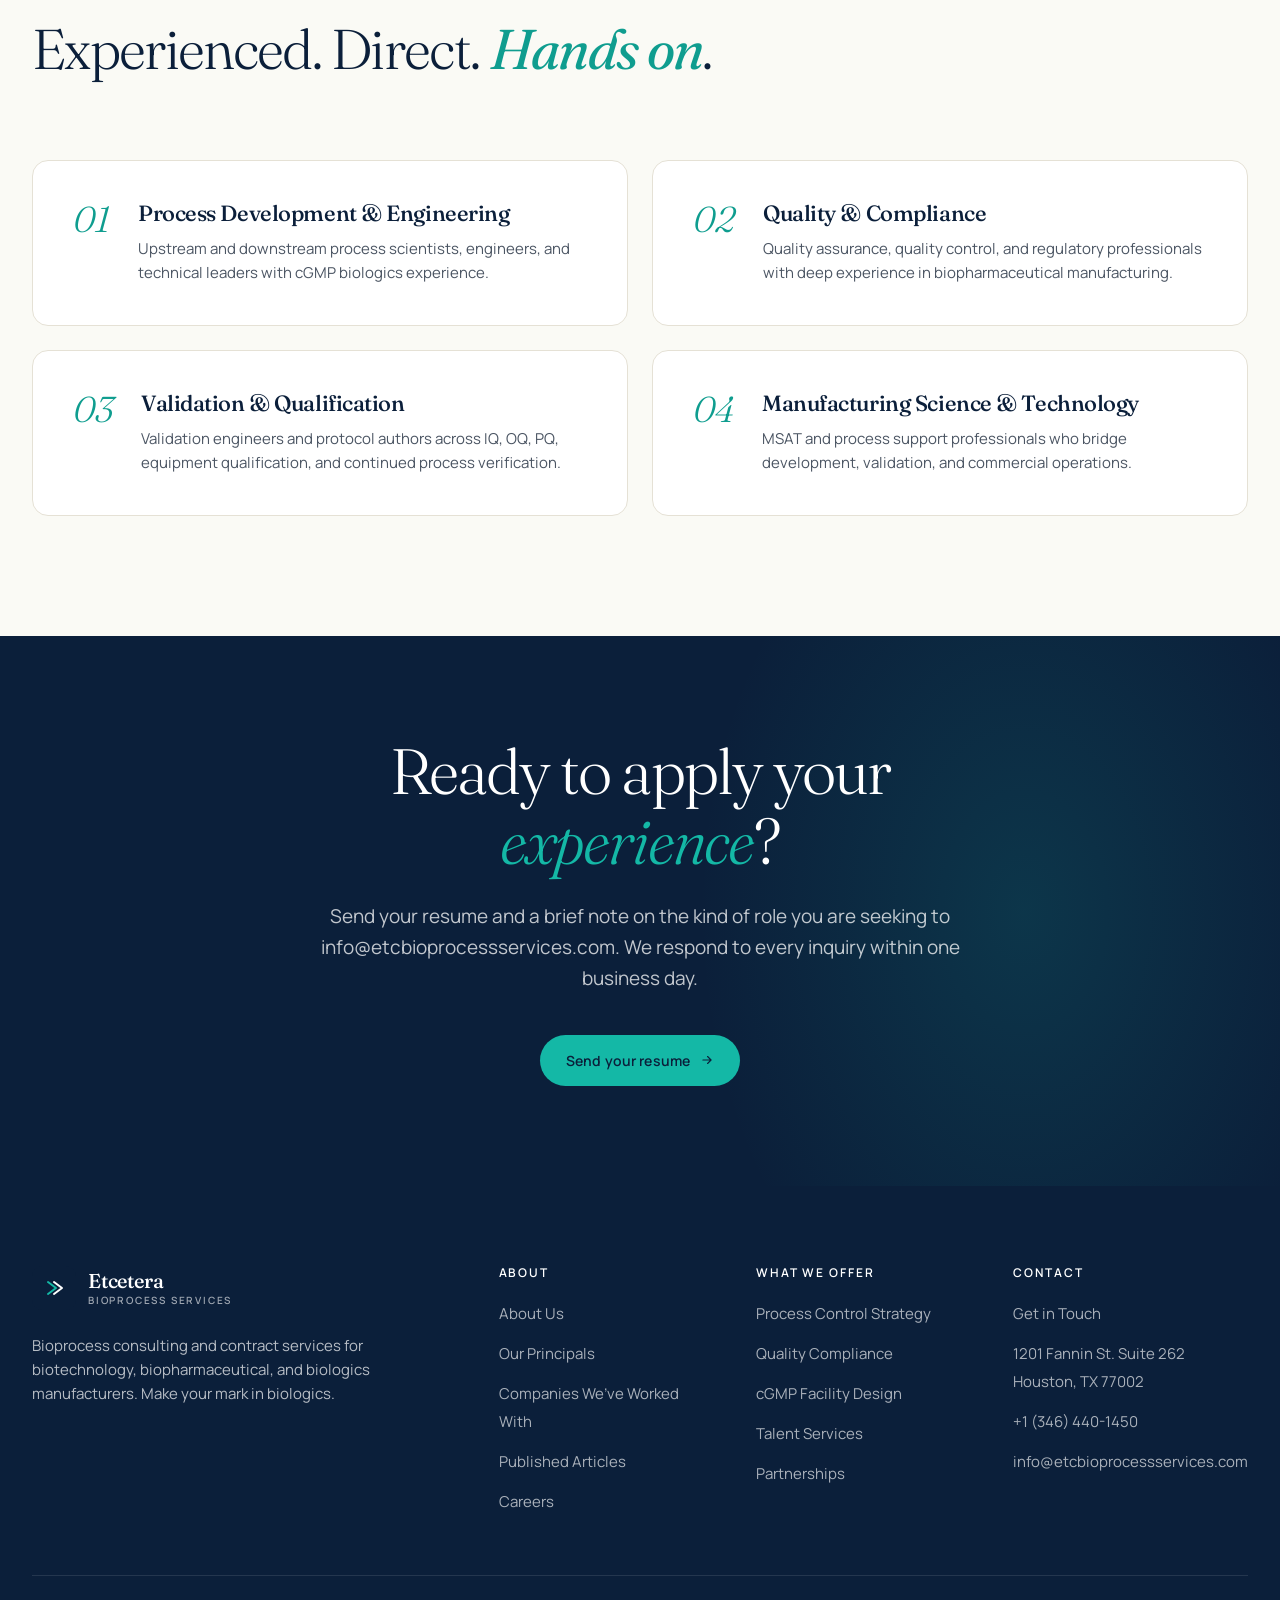
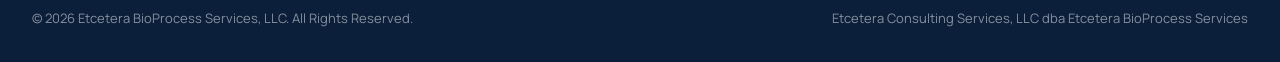
<file: careers.html>
<!DOCTYPE html>
<html lang="en">
<head>
  <meta charset="UTF-8">
  <meta name="viewport" content="width=device-width, initial-scale=1.0">
  <title>Careers | Join Etcetera BioProcess Services</title>
  <meta name="description" content="Explore careers at Etcetera BioProcess Services. We are always interested in connecting with experienced bioprocess, cGMP, and quality compliance professionals.">
  <meta name="keywords" content="bioprocess careers, cGMP consultant jobs, biopharmaceutical careers Houston, Etcetera BioProcess Services jobs">
  <meta name="robots" content="index, follow">
  <link rel="canonical" href="https://www.etcbioprocessservices.com/careers">

  <meta property="og:type" content="website">
  <meta property="og:title" content="Careers | Etcetera BioProcess Services">
  <meta property="og:description" content="Join a team of seasoned bioprocess principals serving leading biologics innovators.">
  <meta property="og:url" content="https://www.etcbioprocessservices.com/careers">
  <meta property="og:image" content="https://www.etcbioprocessservices.com/images/og-image.jpg">

  <link rel="preconnect" href="https://fonts.googleapis.com">
  <link rel="preconnect" href="https://fonts.gstatic.com" crossorigin>
  <link href="https://fonts.googleapis.com/css2?family=Fraunces:opsz,wght@9..144,300;9..144,400;9..144,500;9..144,600;9..144,700&family=Manrope:wght@300;400;500;600;700&display=swap" rel="stylesheet">
  <link rel="icon" type="image/svg+xml" href="data:image/svg+xml;utf8,<svg xmlns='http://www.w3.org/2000/svg' viewBox='0 0 56 56'><rect width='56' height='56' rx='12' fill='%230B1F3A'/><path d='M16 16 L32 28 L16 40' stroke='%2314B8A6' stroke-width='4' fill='none' stroke-linejoin='round' stroke-linecap='round'/><path d='M28 16 L44 28 L28 40' stroke='white' stroke-width='4' fill='none' stroke-linejoin='round' stroke-linecap='round'/></svg>">
  <link rel="stylesheet" href="styles.css">
</head>
<body>

  <nav class="nav" id="nav">
    <div class="container nav-inner">
      <a href="index.html" class="logo">
        <div class="logo-mark"><svg width="28" height="28" viewBox="0 0 56 56" fill="none"><path class="arrow-back" d="M16 16 L32 28 L16 40" stroke="#14B8A6" stroke-width="4" stroke-linejoin="round" stroke-linecap="round"/><path class="arrow-front" d="M28 16 L44 28 L28 40" stroke="white" stroke-width="4" stroke-linejoin="round" stroke-linecap="round"/></svg></div>
        <div class="logo-text"><span class="logo-name">Etcetera</span><span class="logo-tag">BioProcess Services</span></div>
      </a>
      <div class="nav-menu" id="navMenu">
        <a href="about.html" class="nav-link">About</a>
        <a href="services.html" class="nav-link">Services</a>
        <a href="articles.html" class="nav-link">Insights</a>
        <a href="clients.html" class="nav-link">Clients</a>
        <a href="careers.html" class="nav-link active">Careers</a>
        <a href="recruitment.html" class="nav-link">Talent Services</a>
        <a href="marketing.html" class="nav-link">Partnerships</a>
        <a href="contact.html" class="btn btn-primary">Get in touch <svg class="btn-arrow" width="14" height="14" viewBox="0 0 24 24" fill="none"><path d="M5 12h14M13 6l6 6-6 6" stroke="currentColor" stroke-width="2" stroke-linecap="round" stroke-linejoin="round"/></svg></a>
      </div>
      <button class="menu-toggle" id="menuToggle" aria-label="Menu"><span></span><span></span><span></span></button>
    </div>
  </nav>

  <section class="page-hero">
    <div class="container">
      <div class="page-hero-inner">
        <div class="page-hero-eyebrow">Careers</div>
        <h1>Build a career on <em>real bioprocess</em> work.</h1>
        <p>We engage with experienced professionals who want hands on technical work, direct client impact, and the variety that comes with consulting across leading biologics innovators.</p>
      </div>
    </div>
  </section>

  <section class="content-section">
    <div class="container">
      <div class="section-header reveal">
        <div class="section-eyebrow">Why work with us</div>
        <h2 class="section-title">A different kind of <em>consulting</em> firm.</h2>
        <p class="section-lede">We are intentionally small. That means real technical work, no layers between you and the client, and full credit for the impact you deliver.</p>
      </div>

      <div class="feature-row">
        <div class="feature-block reveal">
          <div class="feature-icon">
            <svg width="24" height="24" viewBox="0 0 24 24" fill="none" stroke="currentColor" stroke-width="1.8" stroke-linecap="round" stroke-linejoin="round">
              <path d="M12 2L3 7v5c0 5 3.8 9.4 9 10 5.2-.6 9-5 9-10V7l-9-5z"/>
            </svg>
          </div>
          <h4>Technical Depth</h4>
          <p>Every engagement is staffed by principals who do the work alongside the client team, with expertise spanning process control and process validation. No sales engineers handing off to junior staff.</p>
        </div>
        <div class="feature-block reveal reveal-delay-1">
          <div class="feature-icon">
            <svg width="24" height="24" viewBox="0 0 24 24" fill="none" stroke="currentColor" stroke-width="1.8" stroke-linecap="round" stroke-linejoin="round">
              <circle cx="12" cy="12" r="10"/><polygon points="10 8 16 12 10 16 10 8"/>
            </svg>
          </div>
          <h4>Real Client Impact</h4>
          <p>Our engagements move products forward. You will see your work translate into validated processes, approved filings, and operational facilities.</p>
        </div>
        <div class="feature-block reveal reveal-delay-2">
          <div class="feature-icon">
            <svg width="24" height="24" viewBox="0 0 24 24" fill="none" stroke="currentColor" stroke-width="1.8" stroke-linecap="round" stroke-linejoin="round">
              <path d="M16 21v-2a4 4 0 00-4-4H5a4 4 0 00-4 4v2"/>
              <circle cx="8.5" cy="7" r="4"/>
              <path d="M20 8v6M23 11h-6"/>
            </svg>
          </div>
          <h4>Continuous Learning</h4>
          <p>Working across multiple clients and modalities expands your technical range faster than any single in house role can.</p>
        </div>
      </div>
    </div>
  </section>

  <section class="approach">
    <div class="container">
      <div class="section-header reveal">
        <div class="section-eyebrow">Profiles we look for</div>
        <h2 class="section-title">Experienced. Direct. <em>Hands on</em>.</h2>
      </div>
      <div class="approach-grid">
        <div class="approach-card reveal">
          <div class="approach-num">01</div>
          <div>
            <h4>Process Development &amp; Engineering</h4>
            <p>Upstream and downstream process scientists, engineers, and technical leaders with cGMP biologics experience.</p>
          </div>
        </div>
        <div class="approach-card reveal reveal-delay-1">
          <div class="approach-num">02</div>
          <div>
            <h4>Quality &amp; Compliance</h4>
            <p>Quality assurance, quality control, and regulatory professionals with deep experience in biopharmaceutical manufacturing.</p>
          </div>
        </div>
        <div class="approach-card reveal reveal-delay-2">
          <div class="approach-num">03</div>
          <div>
            <h4>Validation &amp; Qualification</h4>
            <p>Validation engineers and protocol authors across IQ, OQ, PQ, equipment qualification, and continued process verification.</p>
          </div>
        </div>
        <div class="approach-card reveal reveal-delay-3">
          <div class="approach-num">04</div>
          <div>
            <h4>Manufacturing Science &amp; Technology</h4>
            <p>MSAT and process support professionals who bridge development, validation, and commercial operations.</p>
          </div>
        </div>
      </div>
    </div>
  </section>

  <section class="cta-banner">
    <div class="container">
      <div class="cta-content reveal">
        <h2>Ready to apply your <em>experience</em>?</h2>
        <p>Send your resume and a brief note on the kind of role you are seeking to info@etcbioprocessservices.com. We respond to every inquiry within one business day.</p>
        <a href="mailto:info@etcbioprocessservices.com?subject=Career%20Inquiry" class="btn btn-primary">Send your resume <svg class="btn-arrow" width="14" height="14" viewBox="0 0 24 24" fill="none"><path d="M5 12h14M13 6l6 6-6 6" stroke="currentColor" stroke-width="2" stroke-linecap="round" stroke-linejoin="round"/></svg></a>
      </div>
    </div>
  </section>

  <footer>
    <div class="container">
      <div class="footer-grid">
        <div class="footer-brand">
          <a href="index.html" class="logo">
            <div class="logo-mark"><svg width="28" height="28" viewBox="0 0 56 56" fill="none"><path d="M16 16 L32 28 L16 40" stroke="#14B8A6" stroke-width="4" stroke-linejoin="round" stroke-linecap="round"/><path d="M28 16 L44 28 L28 40" stroke="white" stroke-width="4" stroke-linejoin="round" stroke-linecap="round"/></svg></div>
            <div class="logo-text"><span class="logo-name" style="color: white;">Etcetera</span><span class="logo-tag" style="color: rgba(255,255,255,0.6);">BioProcess Services</span></div>
          </a>
          <p>Bioprocess consulting and contract services for biotechnology, biopharmaceutical, and biologics manufacturers. Make your mark in biologics.</p>
        </div>
        <div class="footer-col"><h4>About</h4><ul><li><a href="about.html">About Us</a></li><li><a href="about.html#team">Our Principals</a></li><li><a href="clients.html">Companies We&rsquo;ve Worked With</a></li><li><a href="articles.html">Published Articles</a></li><li><a href="careers.html">Careers</a></li></ul></div>
        <div class="footer-col"><h4>What We Offer</h4><ul><li><a href="services.html#process-controls">Process Control Strategy</a></li><li><a href="services.html#quality-compliance">Quality Compliance</a></li><li><a href="services.html#facility-design">cGMP Facility Design</a></li><li><a href="recruitment.html">Talent Services</a></li><li><a href="marketing.html">Partnerships</a></li></ul></div>
        <div class="footer-col"><h4>Contact</h4><ul><li><a href="contact.html">Get in Touch</a></li><li><a href="https://maps.app.goo.gl/vd6TvacQgqKLs6FC7" target="_blank" rel="noopener" aria-label="Open address in Google Maps">1201 Fannin St. Suite 262<br>Houston, TX 77002</a></li><li><a href="tel:+13464401450">+1 (346) 440-1450</a></li><li><a href="mailto:info@etcbioprocessservices.com">info@etcbioprocessservices.com</a></li></ul></div>
      </div>
      <div class="footer-bottom">
        <div>&copy; 2026 Etcetera BioProcess Services, LLC. All Rights Reserved.</div>
        <div>Etcetera Consulting Services, LLC dba Etcetera BioProcess Services</div>
      </div>
    </div>
  </footer>

  <script src="main.js"></script>
</body>
</html>
</file>
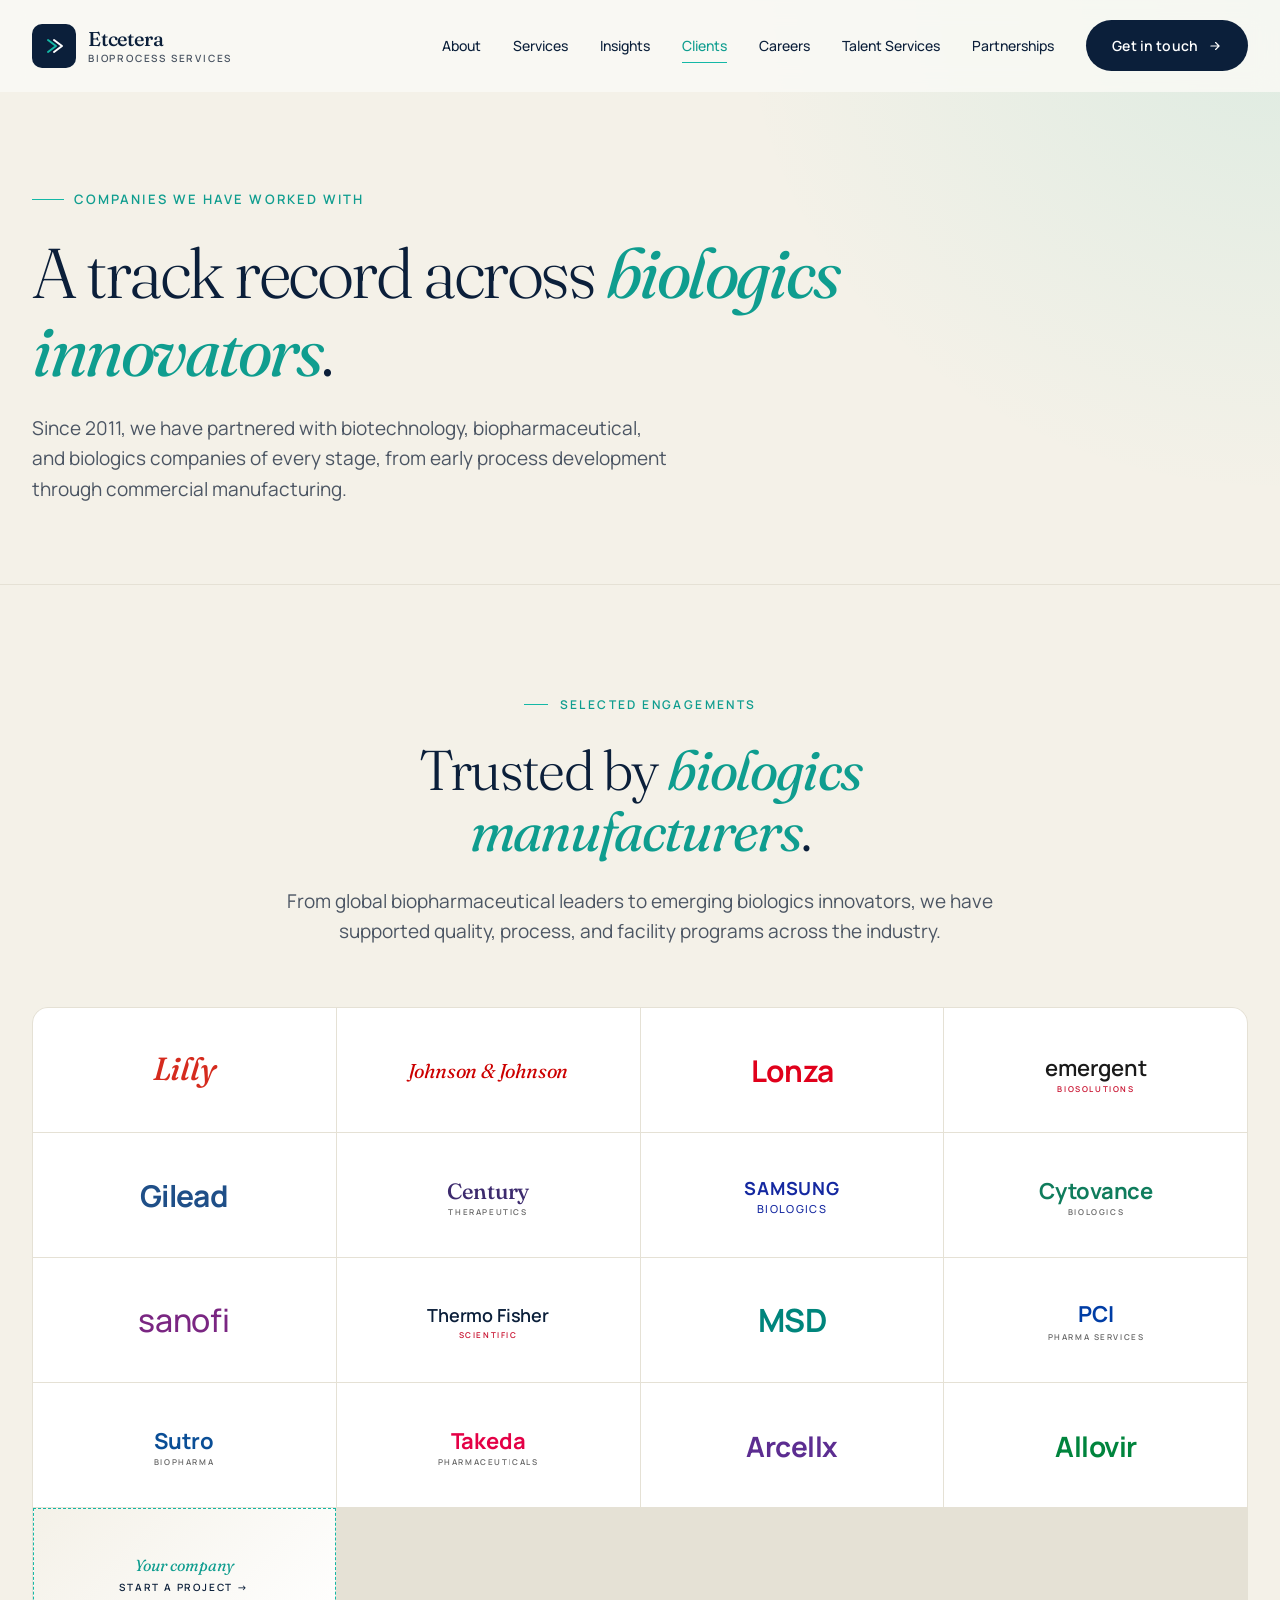
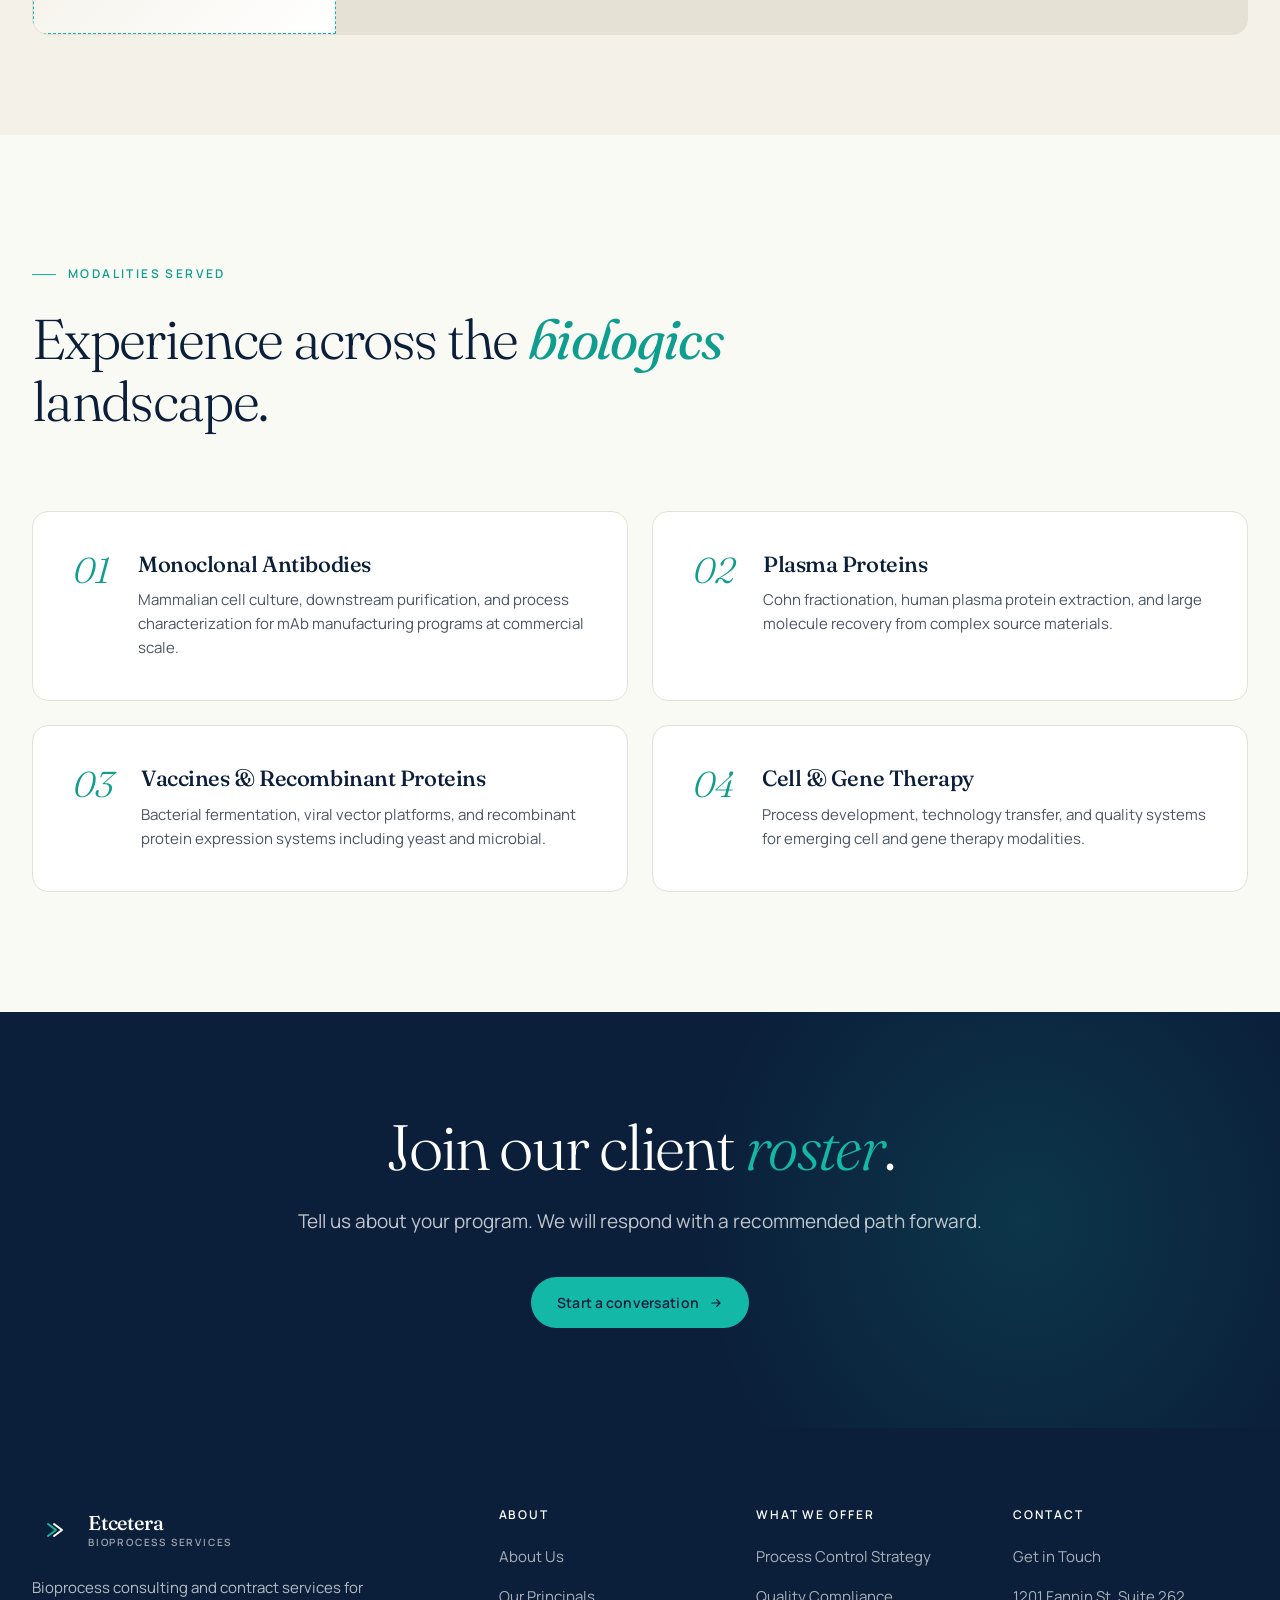
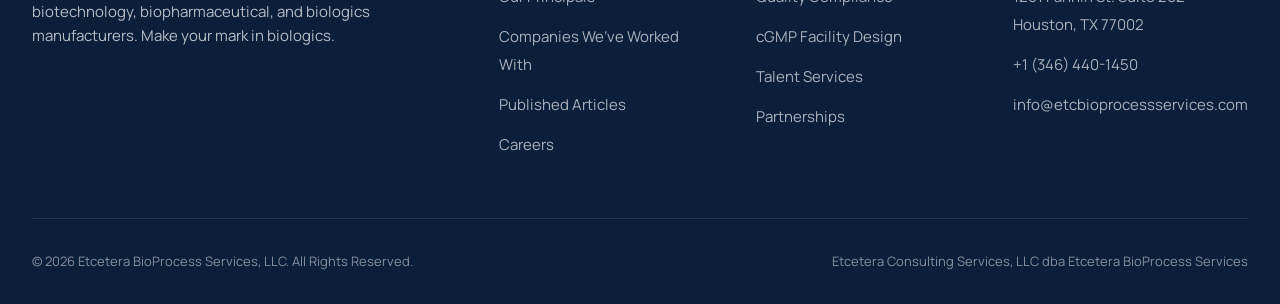
<file: clients.html>
<!DOCTYPE html>
<html lang="en">
<head>
  <meta charset="UTF-8">
  <meta name="viewport" content="width=device-width, initial-scale=1.0">
  <title>Companies We Have Worked With | Etcetera BioProcess Services</title>
  <meta name="description" content="A track record of bioprocess consulting engagements across leading biotechnology, biopharmaceutical, and biologics innovators.">
  <meta name="keywords" content="bioprocess clients, biopharmaceutical clients, consulting track record, biologics customers, Etcetera clients">
  <meta name="robots" content="index, follow">
  <link rel="canonical" href="https://www.etcbioprocessservices.com/clients">

  <meta property="og:type" content="website">
  <meta property="og:title" content="Companies We Have Worked With | Etcetera BioProcess Services">
  <meta property="og:description" content="A track record across biologics innovators.">
  <meta property="og:url" content="https://www.etcbioprocessservices.com/clients">
  <meta property="og:image" content="https://www.etcbioprocessservices.com/images/og-image.jpg">

  <link rel="preconnect" href="https://fonts.googleapis.com">
  <link rel="preconnect" href="https://fonts.gstatic.com" crossorigin>
  <link href="https://fonts.googleapis.com/css2?family=Fraunces:opsz,wght@9..144,300;9..144,400;9..144,500;9..144,600;9..144,700&family=Manrope:wght@300;400;500;600;700&display=swap" rel="stylesheet">
  <link rel="icon" type="image/svg+xml" href="data:image/svg+xml;utf8,<svg xmlns='http://www.w3.org/2000/svg' viewBox='0 0 56 56'><rect width='56' height='56' rx='12' fill='%230B1F3A'/><path d='M16 16 L32 28 L16 40' stroke='%2314B8A6' stroke-width='4' fill='none' stroke-linejoin='round' stroke-linecap='round'/><path d='M28 16 L44 28 L28 40' stroke='white' stroke-width='4' fill='none' stroke-linejoin='round' stroke-linecap='round'/></svg>">
  <link rel="stylesheet" href="styles.css">
</head>
<body>

  <nav class="nav" id="nav">
    <div class="container nav-inner">
      <a href="index.html" class="logo">
        <div class="logo-mark"><svg width="28" height="28" viewBox="0 0 56 56" fill="none"><path class="arrow-back" d="M16 16 L32 28 L16 40" stroke="#14B8A6" stroke-width="4" stroke-linejoin="round" stroke-linecap="round"/><path class="arrow-front" d="M28 16 L44 28 L28 40" stroke="white" stroke-width="4" stroke-linejoin="round" stroke-linecap="round"/></svg></div>
        <div class="logo-text"><span class="logo-name">Etcetera</span><span class="logo-tag">BioProcess Services</span></div>
      </a>
      <div class="nav-menu" id="navMenu">
        <a href="about.html" class="nav-link">About</a>
        <a href="services.html" class="nav-link">Services</a>
        <a href="articles.html" class="nav-link">Insights</a>
        <a href="clients.html" class="nav-link active">Clients</a>
        <a href="careers.html" class="nav-link">Careers</a>
        <a href="recruitment.html" class="nav-link">Talent Services</a>
        <a href="marketing.html" class="nav-link">Partnerships</a>
        <a href="contact.html" class="btn btn-primary">Get in touch <svg class="btn-arrow" width="14" height="14" viewBox="0 0 24 24" fill="none"><path d="M5 12h14M13 6l6 6-6 6" stroke="currentColor" stroke-width="2" stroke-linecap="round" stroke-linejoin="round"/></svg></a>
      </div>
      <button class="menu-toggle" id="menuToggle" aria-label="Menu"><span></span><span></span><span></span></button>
    </div>
  </nav>

  <section class="page-hero">
    <div class="container">
      <div class="page-hero-inner">
        <div class="page-hero-eyebrow">Companies We Have Worked With</div>
        <h1>A track record across <em>biologics innovators</em>.</h1>
        <p>Since 2011, we have partnered with biotechnology, biopharmaceutical, and biologics companies of every stage, from early process development through commercial manufacturing.</p>
      </div>
    </div>
  </section>

  <section class="clients">
    <div class="container">
      <div class="section-header reveal" style="text-align: center; margin: 0 auto 0;">
        <div class="section-eyebrow" style="justify-content: center;">Selected engagements</div>
        <h2 class="section-title">Trusted by <em>biologics manufacturers</em>.</h2>
        <p class="section-lede" style="margin: 0 auto;">From global biopharmaceutical leaders to emerging biologics innovators, we have supported quality, process, and facility programs across the industry.</p>
      </div>
      <div class="clients-grid reveal">
        <div class="client-cell">
          <svg class="client-logo" viewBox="0 0 200 60" xmlns="http://www.w3.org/2000/svg" aria-label="Eli Lilly">
            <text x="100" y="40" text-anchor="middle" font-family="Fraunces, Georgia, serif" font-size="32" font-style="italic" font-weight="500" letter-spacing="-0.01em" fill="#D52B1E">Lilly</text>
          </svg>
        </div>
        <div class="client-cell">
          <svg class="client-logo" viewBox="0 0 200 60" xmlns="http://www.w3.org/2000/svg" aria-label="Johnson and Johnson">
            <text x="100" y="38" text-anchor="middle" font-family="Fraunces, Georgia, serif" font-size="20" font-style="italic" font-weight="400" letter-spacing="-0.01em" fill="#CC0000">Johnson &amp; Johnson</text>
          </svg>
        </div>
        <div class="client-cell">
          <svg class="client-logo" viewBox="0 0 200 60" xmlns="http://www.w3.org/2000/svg" aria-label="Lonza">
            <text x="100" y="42" text-anchor="middle" font-family="Manrope, sans-serif" font-size="30" font-weight="700" letter-spacing="-0.02em" fill="#E0001B">Lonza</text>
          </svg>
        </div>
        <div class="client-cell">
          <svg class="client-logo" viewBox="0 0 200 60" xmlns="http://www.w3.org/2000/svg" aria-label="Emergent BioSolutions">
            <text x="100" y="36" text-anchor="middle" font-family="Manrope, sans-serif" font-size="22" font-weight="600" letter-spacing="-0.01em" fill="#1A1A1A">emergent</text>
            <text x="100" y="52" text-anchor="middle" font-family="Manrope, sans-serif" font-size="8" font-weight="600" letter-spacing="0.2em" fill="#C8102E">BIOSOLUTIONS</text>
          </svg>
        </div>
        <div class="client-cell">
          <svg class="client-logo" viewBox="0 0 200 60" xmlns="http://www.w3.org/2000/svg" aria-label="Gilead Sciences">
            <text x="100" y="42" text-anchor="middle" font-family="Manrope, sans-serif" font-size="30" font-weight="700" letter-spacing="-0.02em" fill="#1F4F88">Gilead</text>
          </svg>
        </div>
        <div class="client-cell">
          <svg class="client-logo" viewBox="0 0 200 60" xmlns="http://www.w3.org/2000/svg" aria-label="Century Therapeutics">
            <text x="100" y="34" text-anchor="middle" font-family="Fraunces, Georgia, serif" font-size="22" font-weight="500" letter-spacing="-0.01em" fill="#3D2B6E">Century</text>
            <text x="100" y="50" text-anchor="middle" font-family="Manrope, sans-serif" font-size="8" font-weight="600" letter-spacing="0.2em" fill="#666">THERAPEUTICS</text>
          </svg>
        </div>
        <div class="client-cell">
          <svg class="client-logo" viewBox="0 0 200 60" xmlns="http://www.w3.org/2000/svg" aria-label="Samsung Biologics">
            <text x="100" y="30" text-anchor="middle" font-family="Manrope, sans-serif" font-size="18" font-weight="700" letter-spacing="0.04em" fill="#1428A0">SAMSUNG</text>
            <text x="100" y="48" text-anchor="middle" font-family="Manrope, sans-serif" font-size="11" font-weight="500" letter-spacing="0.12em" fill="#1428A0">BIOLOGICS</text>
          </svg>
        </div>
        <div class="client-cell">
          <svg class="client-logo" viewBox="0 0 200 60" xmlns="http://www.w3.org/2000/svg" aria-label="Cytovance Biologics">
            <text x="100" y="34" text-anchor="middle" font-family="Manrope, sans-serif" font-size="22" font-weight="700" letter-spacing="-0.01em" fill="#0F7C5C">Cytovance</text>
            <text x="100" y="50" text-anchor="middle" font-family="Manrope, sans-serif" font-size="8" font-weight="600" letter-spacing="0.2em" fill="#666">BIOLOGICS</text>
          </svg>
        </div>
        <div class="client-cell">
          <svg class="client-logo" viewBox="0 0 200 60" xmlns="http://www.w3.org/2000/svg" aria-label="Sanofi">
            <text x="100" y="42" text-anchor="middle" font-family="Manrope, sans-serif" font-size="32" font-weight="500" letter-spacing="-0.01em" fill="#7A2682">sanofi</text>
          </svg>
        </div>
        <div class="client-cell">
          <svg class="client-logo" viewBox="0 0 200 60" xmlns="http://www.w3.org/2000/svg" aria-label="Thermo Fisher Scientific">
            <text x="100" y="32" text-anchor="middle" font-family="Manrope, sans-serif" font-size="18" font-weight="600" letter-spacing="-0.01em" fill="#0B1F3A">Thermo Fisher</text>
            <text x="100" y="48" text-anchor="middle" font-family="Manrope, sans-serif" font-size="8" font-weight="600" letter-spacing="0.2em" fill="#C8102E">SCIENTIFIC</text>
          </svg>
        </div>
        <div class="client-cell">
          <svg class="client-logo" viewBox="0 0 200 60" xmlns="http://www.w3.org/2000/svg" aria-label="Merck MSD">
            <text x="100" y="42" text-anchor="middle" font-family="Manrope, sans-serif" font-size="32" font-weight="700" letter-spacing="-0.02em" fill="#00857C">MSD</text>
          </svg>
        </div>
        <div class="client-cell">
          <svg class="client-logo" viewBox="0 0 200 60" xmlns="http://www.w3.org/2000/svg" aria-label="PCI Pharma Services">
            <text x="100" y="32" text-anchor="middle" font-family="Manrope, sans-serif" font-size="22" font-weight="700" letter-spacing="-0.01em" fill="#003DA5">PCI</text>
            <text x="100" y="50" text-anchor="middle" font-family="Manrope, sans-serif" font-size="8" font-weight="600" letter-spacing="0.2em" fill="#666">PHARMA SERVICES</text>
          </svg>
        </div>
        <div class="client-cell">
          <svg class="client-logo" viewBox="0 0 200 60" xmlns="http://www.w3.org/2000/svg" aria-label="Sutro Biopharma">
            <text x="100" y="34" text-anchor="middle" font-family="Manrope, sans-serif" font-size="22" font-weight="700" letter-spacing="-0.01em" fill="#0A4E96">Sutro</text>
            <text x="100" y="50" text-anchor="middle" font-family="Manrope, sans-serif" font-size="8" font-weight="600" letter-spacing="0.2em" fill="#666">BIOPHARMA</text>
          </svg>
        </div>
        <div class="client-cell">
          <svg class="client-logo" viewBox="0 0 200 60" xmlns="http://www.w3.org/2000/svg" aria-label="Takeda Pharmaceuticals">
            <text x="100" y="34" text-anchor="middle" font-family="Manrope, sans-serif" font-size="22" font-weight="700" letter-spacing="-0.01em" fill="#E40046">Takeda</text>
            <text x="100" y="50" text-anchor="middle" font-family="Manrope, sans-serif" font-size="8" font-weight="600" letter-spacing="0.2em" fill="#666">PHARMACEUTICALS</text>
          </svg>
        </div>
        <div class="client-cell">
          <svg class="client-logo" viewBox="0 0 200 60" xmlns="http://www.w3.org/2000/svg" aria-label="Arcellx">
            <text x="100" y="42" text-anchor="middle" font-family="Manrope, sans-serif" font-size="28" font-weight="700" letter-spacing="-0.02em" fill="#5C2D91">Arcellx</text>
          </svg>
        </div>
        <div class="client-cell">
          <svg class="client-logo" viewBox="0 0 200 60" xmlns="http://www.w3.org/2000/svg" aria-label="Allovir">
            <text x="100" y="42" text-anchor="middle" font-family="Manrope, sans-serif" font-size="28" font-weight="700" letter-spacing="-0.02em" fill="#00843D">Allovir</text>
          </svg>
        </div>
        <a href="contact.html" class="client-cell client-cta">
          <svg class="client-logo" viewBox="0 0 200 60" xmlns="http://www.w3.org/2000/svg" aria-label="Add your company">
            <text x="100" y="30" text-anchor="middle" font-family="Fraunces, Georgia, serif" font-size="16" font-style="italic" font-weight="400" fill="#0F9D8F">Your company</text>
            <text x="100" y="50" text-anchor="middle" font-family="Manrope, sans-serif" font-size="10" font-weight="600" letter-spacing="0.18em" fill="#0B1F3A">START A PROJECT →</text>
          </svg>
        </a>
      </div>
    </div>
  </section>

  <section class="approach">
    <div class="container">
      <div class="section-header reveal">
        <div class="section-eyebrow">Modalities served</div>
        <h2 class="section-title">Experience across the <em>biologics</em> landscape.</h2>
      </div>
      <div class="approach-grid">
        <div class="approach-card reveal">
          <div class="approach-num">01</div>
          <div>
            <h4>Monoclonal Antibodies</h4>
            <p>Mammalian cell culture, downstream purification, and process characterization for mAb manufacturing programs at commercial scale.</p>
          </div>
        </div>
        <div class="approach-card reveal reveal-delay-1">
          <div class="approach-num">02</div>
          <div>
            <h4>Plasma Proteins</h4>
            <p>Cohn fractionation, human plasma protein extraction, and large molecule recovery from complex source materials.</p>
          </div>
        </div>
        <div class="approach-card reveal reveal-delay-2">
          <div class="approach-num">03</div>
          <div>
            <h4>Vaccines &amp; Recombinant Proteins</h4>
            <p>Bacterial fermentation, viral vector platforms, and recombinant protein expression systems including yeast and microbial.</p>
          </div>
        </div>
        <div class="approach-card reveal reveal-delay-3">
          <div class="approach-num">04</div>
          <div>
            <h4>Cell &amp; Gene Therapy</h4>
            <p>Process development, technology transfer, and quality systems for emerging cell and gene therapy modalities.</p>
          </div>
        </div>
      </div>
    </div>
  </section>

  <section class="cta-banner">
    <div class="container">
      <div class="cta-content reveal">
        <h2>Join our client <em>roster</em>.</h2>
        <p>Tell us about your program. We will respond with a recommended path forward.</p>
        <a href="contact.html" class="btn btn-primary">Start a conversation <svg class="btn-arrow" width="14" height="14" viewBox="0 0 24 24" fill="none"><path d="M5 12h14M13 6l6 6-6 6" stroke="currentColor" stroke-width="2" stroke-linecap="round" stroke-linejoin="round"/></svg></a>
      </div>
    </div>
  </section>

  <footer>
    <div class="container">
      <div class="footer-grid">
        <div class="footer-brand">
          <a href="index.html" class="logo">
            <div class="logo-mark"><svg width="28" height="28" viewBox="0 0 56 56" fill="none"><path d="M16 16 L32 28 L16 40" stroke="#14B8A6" stroke-width="4" stroke-linejoin="round" stroke-linecap="round"/><path d="M28 16 L44 28 L28 40" stroke="white" stroke-width="4" stroke-linejoin="round" stroke-linecap="round"/></svg></div>
            <div class="logo-text"><span class="logo-name" style="color: white;">Etcetera</span><span class="logo-tag" style="color: rgba(255,255,255,0.6);">BioProcess Services</span></div>
          </a>
          <p>Bioprocess consulting and contract services for biotechnology, biopharmaceutical, and biologics manufacturers. Make your mark in biologics.</p>
        </div>
        <div class="footer-col"><h4>About</h4><ul><li><a href="about.html">About Us</a></li><li><a href="about.html#team">Our Principals</a></li><li><a href="clients.html">Companies We&rsquo;ve Worked With</a></li><li><a href="articles.html">Published Articles</a></li><li><a href="careers.html">Careers</a></li></ul></div>
        <div class="footer-col"><h4>What We Offer</h4><ul><li><a href="services.html#process-controls">Process Control Strategy</a></li><li><a href="services.html#quality-compliance">Quality Compliance</a></li><li><a href="services.html#facility-design">cGMP Facility Design</a></li><li><a href="recruitment.html">Talent Services</a></li><li><a href="marketing.html">Partnerships</a></li></ul></div>
        <div class="footer-col"><h4>Contact</h4><ul><li><a href="contact.html">Get in Touch</a></li><li><a href="https://maps.app.goo.gl/vd6TvacQgqKLs6FC7" target="_blank" rel="noopener" aria-label="Open address in Google Maps">1201 Fannin St. Suite 262<br>Houston, TX 77002</a></li><li><a href="tel:+13464401450">+1 (346) 440-1450</a></li><li><a href="mailto:info@etcbioprocessservices.com">info@etcbioprocessservices.com</a></li></ul></div>
      </div>
      <div class="footer-bottom">
        <div>&copy; 2026 Etcetera BioProcess Services, LLC. All Rights Reserved.</div>
        <div>Etcetera Consulting Services, LLC dba Etcetera BioProcess Services</div>
      </div>
    </div>
  </footer>

  <script src="main.js"></script>
</body>
</html>
</file>
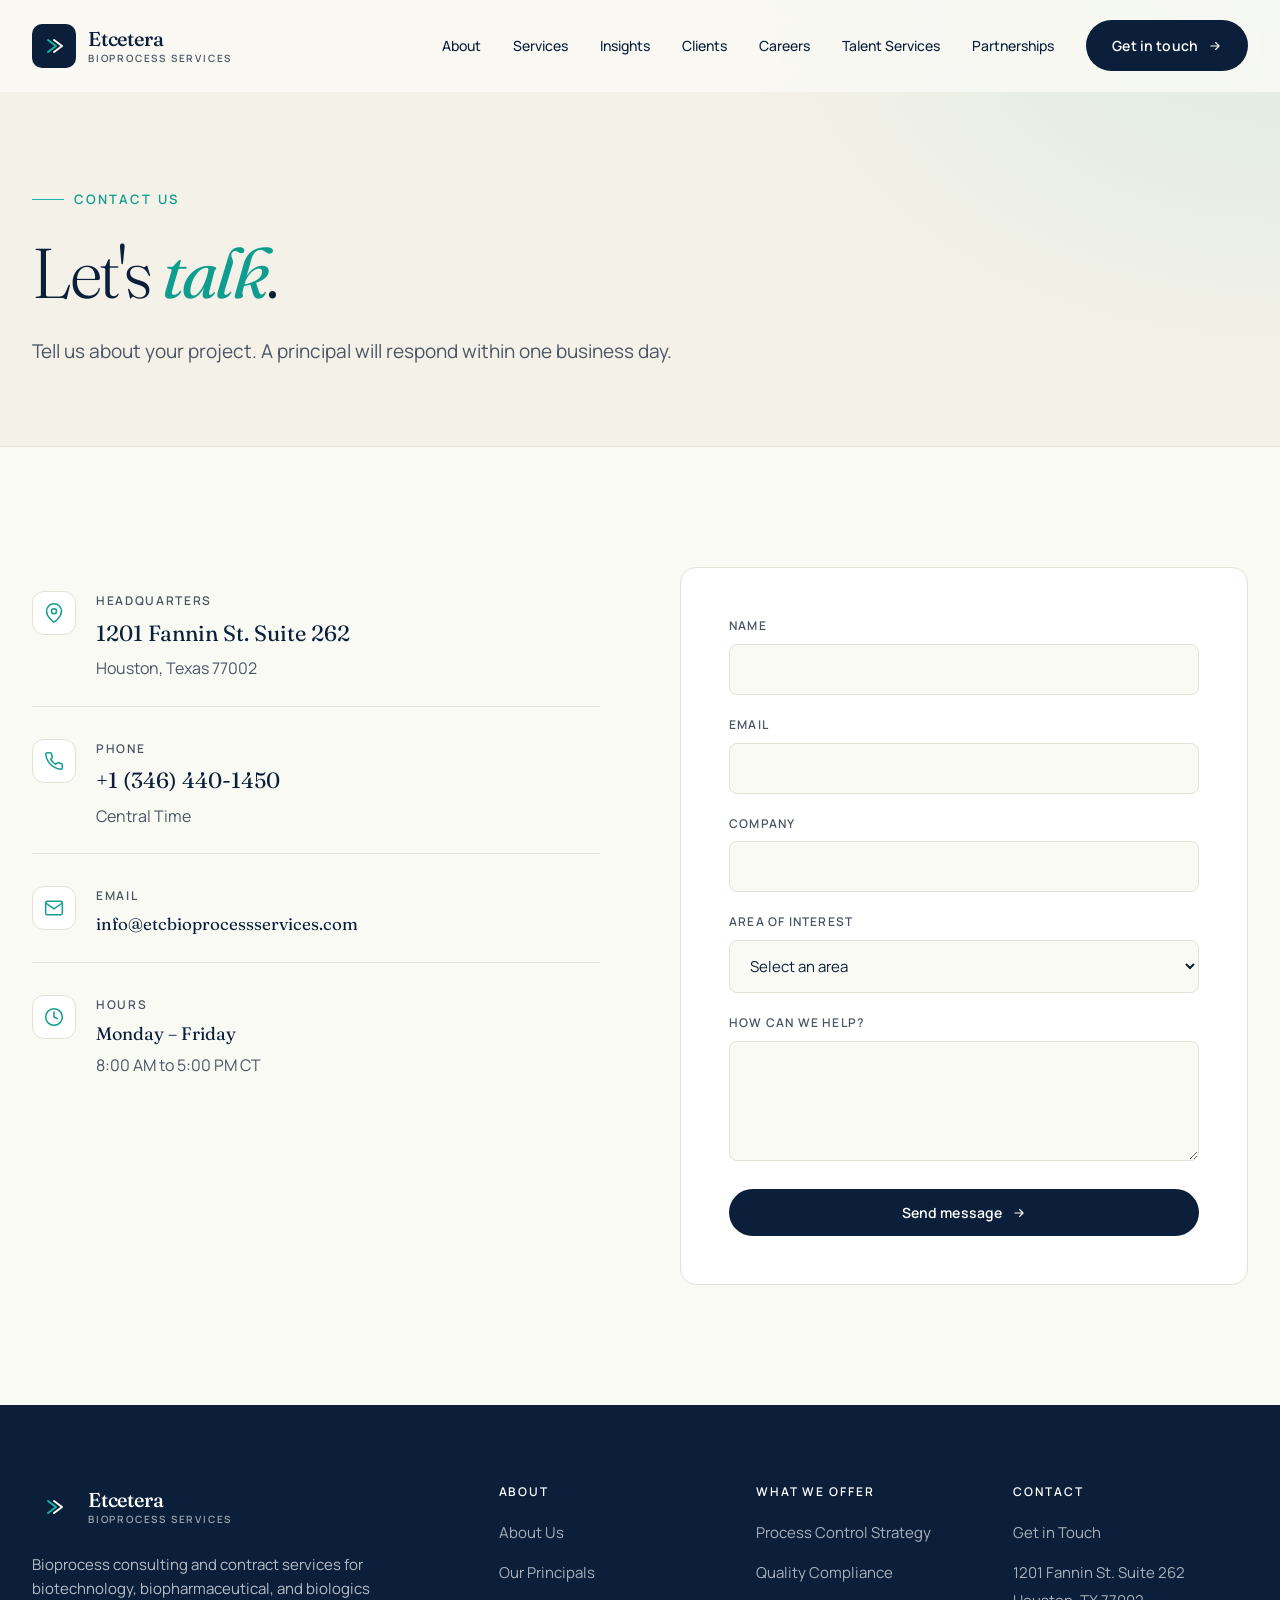
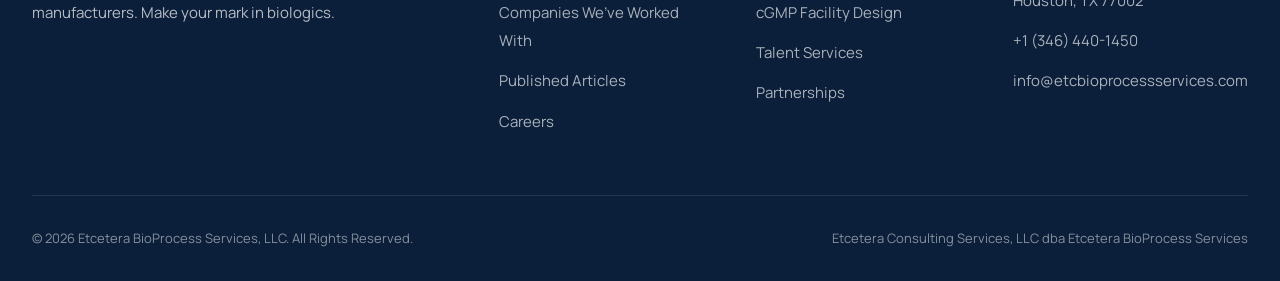
<file: contact.html>
<!DOCTYPE html>
<html lang="en">
<head>
  <meta charset="UTF-8">
  <meta name="viewport" content="width=device-width, initial-scale=1.0">
  <title>Contact Us | Etcetera BioProcess Services | Houston, TX</title>
  <meta name="description" content="Contact Etcetera BioProcess Services in Houston, Texas. Our principals respond to every inquiry within one business day.">
  <meta name="keywords" content="contact Etcetera BioProcess Services, bioprocess consulting Houston, biopharmaceutical consultant contact">
  <meta name="robots" content="index, follow">
  <link rel="canonical" href="https://www.etcbioprocessservices.com/contact">

  <meta property="og:type" content="website">
  <meta property="og:title" content="Contact Us | Etcetera BioProcess Services">
  <meta property="og:description" content="Tell us about your project. A principal will respond within one business day.">
  <meta property="og:url" content="https://www.etcbioprocessservices.com/contact">
  <meta property="og:image" content="https://www.etcbioprocessservices.com/images/og-image.jpg">

  <script type="application/ld+json">
  {
    "@context": "https://schema.org",
    "@type": "ContactPage",
    "name": "Contact Etcetera BioProcess Services",
    "url": "https://etcbioprocessservices.com/contact.html",
    "mainEntity": {
      "@type": "Organization",
      "name": "Etcetera BioProcess Services, LLC",
      "telephone": "+1-346-440-1450",
      "email": "info@etcbioprocessservices.com",
      "address": {
        "@type": "PostalAddress",
        "streetAddress": "1201 Fannin St. Suite 262",
        "addressLocality": "Houston",
        "addressRegion": "TX",
        "postalCode": "77002",
        "addressCountry": "US"
      }
    }
  }
  </script>

  <link rel="preconnect" href="https://fonts.googleapis.com">
  <link rel="preconnect" href="https://fonts.gstatic.com" crossorigin>
  <link href="https://fonts.googleapis.com/css2?family=Fraunces:opsz,wght@9..144,300;9..144,400;9..144,500;9..144,600;9..144,700&family=Manrope:wght@300;400;500;600;700&display=swap" rel="stylesheet">
  <link rel="icon" type="image/svg+xml" href="data:image/svg+xml;utf8,<svg xmlns='http://www.w3.org/2000/svg' viewBox='0 0 56 56'><rect width='56' height='56' rx='12' fill='%230B1F3A'/><path d='M16 16 L32 28 L16 40' stroke='%2314B8A6' stroke-width='4' fill='none' stroke-linejoin='round' stroke-linecap='round'/><path d='M28 16 L44 28 L28 40' stroke='white' stroke-width='4' fill='none' stroke-linejoin='round' stroke-linecap='round'/></svg>">
  <link rel="stylesheet" href="styles.css">
</head>
<body>

  <nav class="nav" id="nav">
    <div class="container nav-inner">
      <a href="index.html" class="logo">
        <div class="logo-mark"><svg width="28" height="28" viewBox="0 0 56 56" fill="none"><path class="arrow-back" d="M16 16 L32 28 L16 40" stroke="#14B8A6" stroke-width="4" stroke-linejoin="round" stroke-linecap="round"/><path class="arrow-front" d="M28 16 L44 28 L28 40" stroke="white" stroke-width="4" stroke-linejoin="round" stroke-linecap="round"/></svg></div>
        <div class="logo-text"><span class="logo-name">Etcetera</span><span class="logo-tag">BioProcess Services</span></div>
      </a>
      <div class="nav-menu" id="navMenu">
        <a href="about.html" class="nav-link">About</a>
        <a href="services.html" class="nav-link">Services</a>
        <a href="articles.html" class="nav-link">Insights</a>
        <a href="clients.html" class="nav-link">Clients</a>
        <a href="careers.html" class="nav-link">Careers</a>
        <a href="recruitment.html" class="nav-link">Talent Services</a>
        <a href="marketing.html" class="nav-link">Partnerships</a>
        <a href="contact.html" class="btn btn-primary">Get in touch <svg class="btn-arrow" width="14" height="14" viewBox="0 0 24 24" fill="none"><path d="M5 12h14M13 6l6 6-6 6" stroke="currentColor" stroke-width="2" stroke-linecap="round" stroke-linejoin="round"/></svg></a>
      </div>
      <button class="menu-toggle" id="menuToggle" aria-label="Menu"><span></span><span></span><span></span></button>
    </div>
  </nav>

  <section class="page-hero">
    <div class="container">
      <div class="page-hero-inner">
        <div class="page-hero-eyebrow">Contact Us</div>
        <h1>Let's <em>talk</em>.</h1>
        <p>Tell us about your project. A principal will respond within one business day.</p>
      </div>
    </div>
  </section>

  <section class="contact">
    <div class="container">
      <div class="contact-grid" style="margin-top: 0;">
        <div class="contact-info reveal">
          <div class="contact-item">
            <div class="contact-icon">
              <svg width="20" height="20" viewBox="0 0 24 24" fill="none" stroke="currentColor" stroke-width="1.8" stroke-linecap="round" stroke-linejoin="round">
                <path d="M21 10c0 7-9 13-9 13s-9-6-9-13a9 9 0 0118 0z"/><circle cx="12" cy="10" r="3"/>
              </svg>
            </div>
            <div>
              <div class="contact-label">Headquarters</div>
              <a href="https://maps.app.goo.gl/vd6TvacQgqKLs6FC7" target="_blank" rel="noopener" class="contact-address-link" aria-label="Open headquarters address in Google Maps">
                <div class="contact-value">1201 Fannin St. Suite 262</div>
                <div class="contact-value-sm">Houston, Texas 77002</div>
              </a>
            </div>
          </div>
          <div class="contact-item">
            <div class="contact-icon">
              <svg width="20" height="20" viewBox="0 0 24 24" fill="none" stroke="currentColor" stroke-width="1.8" stroke-linecap="round" stroke-linejoin="round">
                <path d="M22 16.92v3a2 2 0 01-2.18 2 19.79 19.79 0 01-8.63-3.07 19.5 19.5 0 01-6-6 19.79 19.79 0 01-3.07-8.67A2 2 0 014.11 2h3a2 2 0 012 1.72c.127.96.361 1.903.7 2.81a2 2 0 01-.45 2.11L8.09 9.91a16 16 0 006 6l1.27-1.27a2 2 0 012.11-.45c.907.339 1.85.573 2.81.7A2 2 0 0122 16.92z"/>
              </svg>
            </div>
            <div>
              <div class="contact-label">Phone</div>
              <a href="tel:+13464401450" class="contact-value">+1 (346) 440-1450</a>
              <div class="contact-value-sm">Central Time</div>
            </div>
          </div>
          <div class="contact-item">
            <div class="contact-icon">
              <svg width="20" height="20" viewBox="0 0 24 24" fill="none" stroke="currentColor" stroke-width="1.8" stroke-linecap="round" stroke-linejoin="round">
                <path d="M4 4h16c1.1 0 2 .9 2 2v12c0 1.1-.9 2-2 2H4c-1.1 0-2-.9-2-2V6c0-1.1.9-2 2-2z"/><path d="M22 6l-10 7L2 6"/>
              </svg>
            </div>
            <div>
              <div class="contact-label">Email</div>
              <a href="mailto:info@etcbioprocessservices.com" class="contact-value" style="font-size: 17px;">info@etcbioprocessservices.com</a>
            </div>
          </div>
          <div class="contact-item">
            <div class="contact-icon">
              <svg width="20" height="20" viewBox="0 0 24 24" fill="none" stroke="currentColor" stroke-width="1.8" stroke-linecap="round" stroke-linejoin="round">
                <circle cx="12" cy="12" r="10"/><polyline points="12 6 12 12 16 14"/>
              </svg>
            </div>
            <div>
              <div class="contact-label">Hours</div>
              <div class="contact-value" style="font-size: 18px;">Monday – Friday</div>
              <div class="contact-value-sm">8:00 AM to 5:00 PM CT</div>
            </div>
          </div>
        </div>

        <form class="contact-form reveal reveal-delay-1" data-form>
          <div class="form-group">
            <label class="form-label" for="name">Name</label>
            <input class="form-input" type="text" id="name" name="name" required>
          </div>
          <div class="form-group">
            <label class="form-label" for="email">Email</label>
            <input class="form-input" type="email" id="email" name="email" required>
          </div>
          <div class="form-group">
            <label class="form-label" for="company">Company</label>
            <input class="form-input" type="text" id="company" name="company">
          </div>
          <div class="form-group">
            <label class="form-label" for="interest">Area of interest</label>
            <select class="form-select" id="interest" name="interest">
              <option value="">Select an area</option>
              <option value="process-controls">Process Control Strategy</option>
              <option value="quality-compliance">Quality Compliance Positioning</option>
              <option value="facility-design">cGMP Facility Design</option>
              <option value="general">General Inquiry</option>
            </select>
          </div>
          <div class="form-group">
            <label class="form-label" for="message">How can we help?</label>
            <textarea class="form-textarea" id="message" name="message" required></textarea>
          </div>
          <button type="submit" class="btn btn-primary" style="width: 100%; justify-content: center;">
            Send message <svg class="btn-arrow" width="14" height="14" viewBox="0 0 24 24" fill="none"><path d="M5 12h14M13 6l6 6-6 6" stroke="currentColor" stroke-width="2" stroke-linecap="round" stroke-linejoin="round"/></svg>
          </button>
        </form>
      </div>
    </div>
  </section>

  <footer>
    <div class="container">
      <div class="footer-grid">
        <div class="footer-brand">
          <a href="index.html" class="logo">
            <div class="logo-mark"><svg width="28" height="28" viewBox="0 0 56 56" fill="none"><path d="M16 16 L32 28 L16 40" stroke="#14B8A6" stroke-width="4" stroke-linejoin="round" stroke-linecap="round"/><path d="M28 16 L44 28 L28 40" stroke="white" stroke-width="4" stroke-linejoin="round" stroke-linecap="round"/></svg></div>
            <div class="logo-text"><span class="logo-name" style="color: white;">Etcetera</span><span class="logo-tag" style="color: rgba(255,255,255,0.6);">BioProcess Services</span></div>
          </a>
          <p>Bioprocess consulting and contract services for biotechnology, biopharmaceutical, and biologics manufacturers. Make your mark in biologics.</p>
        </div>
        <div class="footer-col"><h4>About</h4><ul><li><a href="about.html">About Us</a></li><li><a href="about.html#team">Our Principals</a></li><li><a href="clients.html">Companies We&rsquo;ve Worked With</a></li><li><a href="articles.html">Published Articles</a></li><li><a href="careers.html">Careers</a></li></ul></div>
        <div class="footer-col"><h4>What We Offer</h4><ul><li><a href="services.html#process-controls">Process Control Strategy</a></li><li><a href="services.html#quality-compliance">Quality Compliance</a></li><li><a href="services.html#facility-design">cGMP Facility Design</a></li><li><a href="recruitment.html">Talent Services</a></li><li><a href="marketing.html">Partnerships</a></li></ul></div>
        <div class="footer-col"><h4>Contact</h4><ul><li><a href="contact.html">Get in Touch</a></li><li><a href="https://maps.app.goo.gl/vd6TvacQgqKLs6FC7" target="_blank" rel="noopener" aria-label="Open address in Google Maps">1201 Fannin St. Suite 262<br>Houston, TX 77002</a></li><li><a href="tel:+13464401450">+1 (346) 440-1450</a></li><li><a href="mailto:info@etcbioprocessservices.com">info@etcbioprocessservices.com</a></li></ul></div>
      </div>
      <div class="footer-bottom">
        <div>&copy; 2026 Etcetera BioProcess Services, LLC. All Rights Reserved.</div>
        <div>Etcetera Consulting Services, LLC dba Etcetera BioProcess Services</div>
      </div>
    </div>
  </footer>

  <script src="main.js"></script>
</body>
</html>
</file>
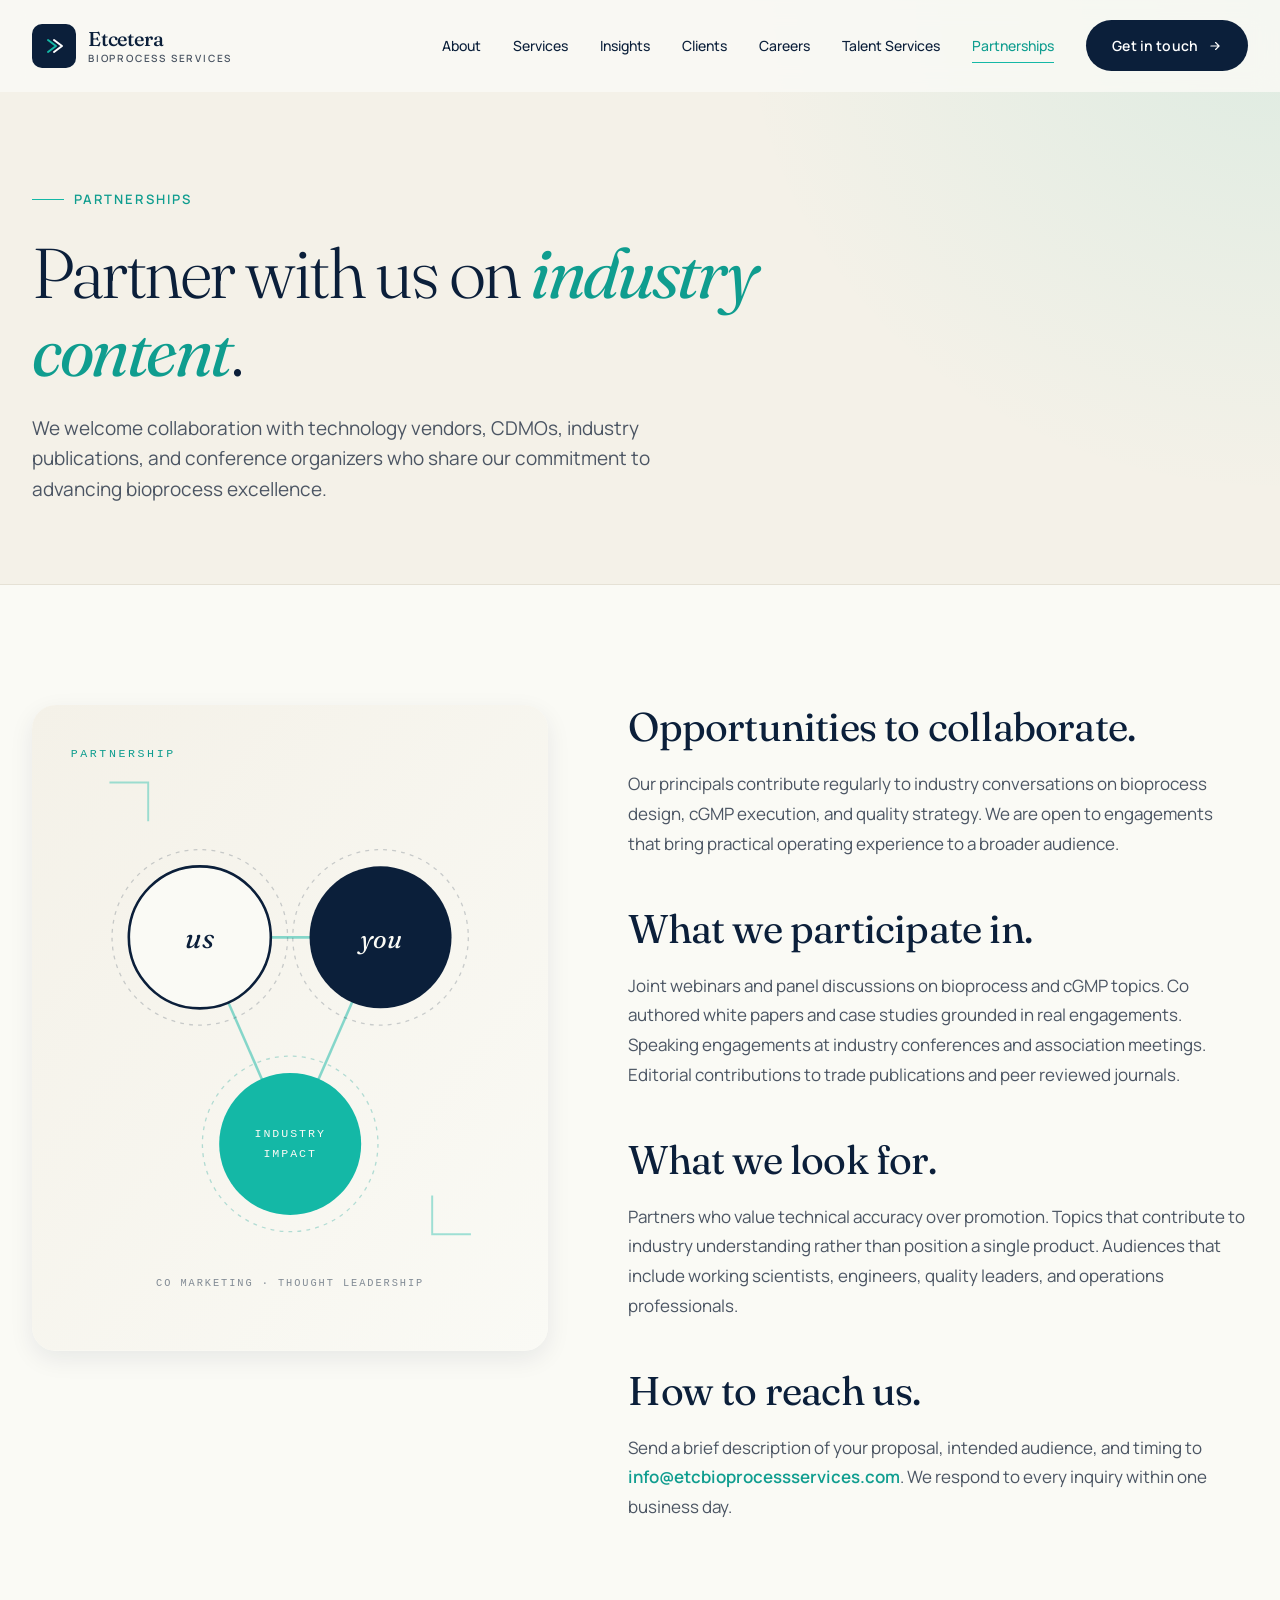
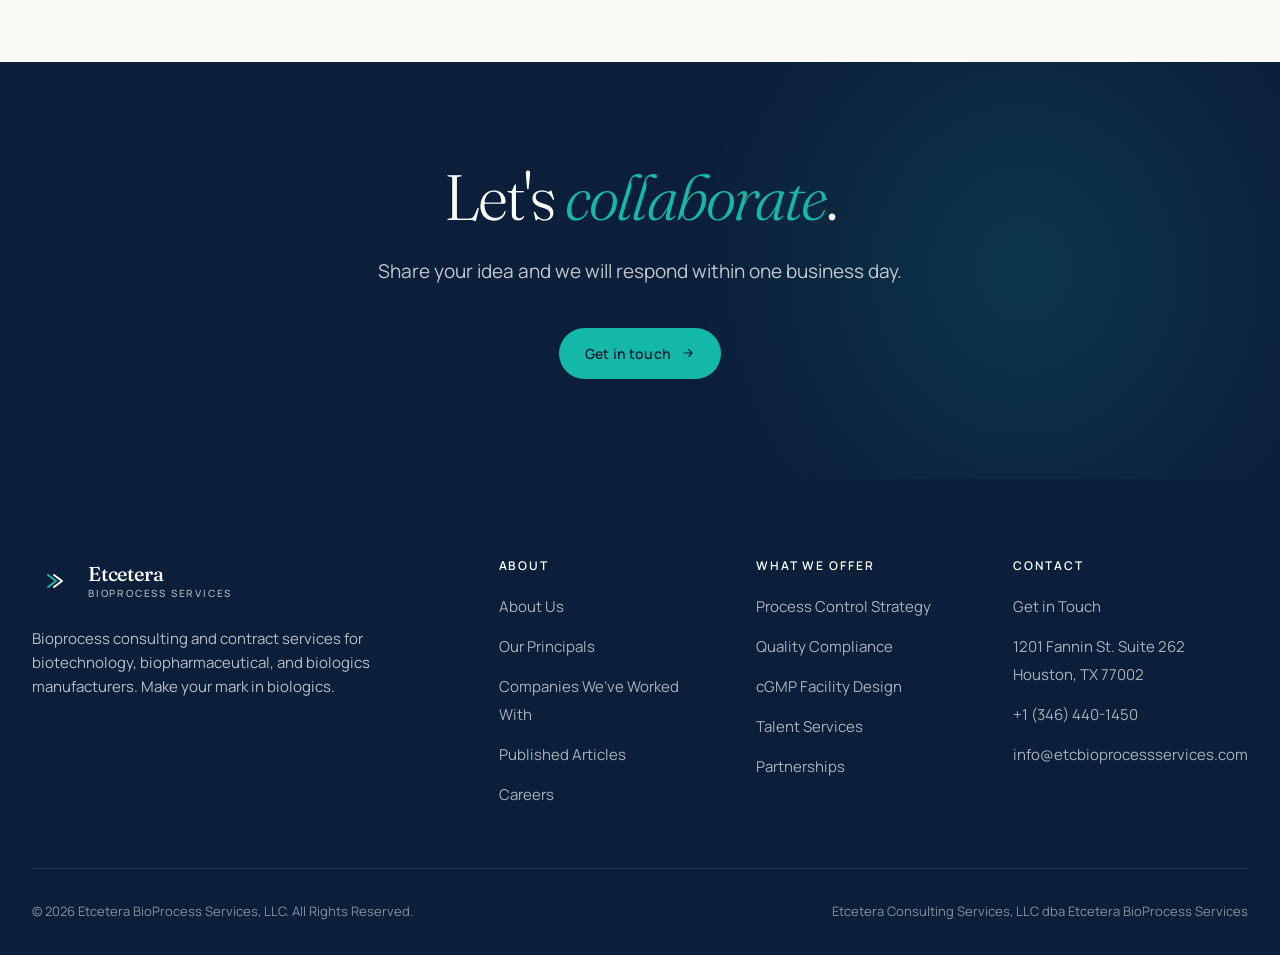
<file: marketing.html>
<!DOCTYPE html>
<html lang="en">
<head>
  <meta charset="UTF-8">
  <meta name="viewport" content="width=device-width, initial-scale=1.0">
  <title>Partnerships | Etcetera BioProcess Services</title>
  <meta name="description" content="Marketing and co marketing opportunities with Etcetera BioProcess Services. Partner with us on industry content, events, and joint thought leadership.">
  <meta name="keywords" content="bioprocess marketing partnership, biopharmaceutical co marketing, industry thought leadership">
  <meta name="robots" content="index, follow">
  <link rel="canonical" href="https://www.etcbioprocessservices.com/marketing">

  <meta property="og:type" content="website">
  <meta property="og:title" content="Marketing Partnerships | Etcetera BioProcess Services">
  <meta property="og:url" content="https://www.etcbioprocessservices.com/marketing">
  <meta property="og:image" content="https://www.etcbioprocessservices.com/images/og-image.jpg">

  <link rel="preconnect" href="https://fonts.googleapis.com">
  <link rel="preconnect" href="https://fonts.gstatic.com" crossorigin>
  <link href="https://fonts.googleapis.com/css2?family=Fraunces:opsz,wght@9..144,300;9..144,400;9..144,500;9..144,600;9..144,700&family=Manrope:wght@300;400;500;600;700&display=swap" rel="stylesheet">
  <link rel="icon" type="image/svg+xml" href="data:image/svg+xml;utf8,<svg xmlns='http://www.w3.org/2000/svg' viewBox='0 0 56 56'><rect width='56' height='56' rx='12' fill='%230B1F3A'/><path d='M16 16 L32 28 L16 40' stroke='%2314B8A6' stroke-width='4' fill='none' stroke-linejoin='round' stroke-linecap='round'/><path d='M28 16 L44 28 L28 40' stroke='white' stroke-width='4' fill='none' stroke-linejoin='round' stroke-linecap='round'/></svg>">
  <link rel="stylesheet" href="styles.css">
</head>
<body>

  <nav class="nav" id="nav">
    <div class="container nav-inner">
      <a href="index.html" class="logo">
        <div class="logo-mark"><svg width="28" height="28" viewBox="0 0 56 56" fill="none"><path class="arrow-back" d="M16 16 L32 28 L16 40" stroke="#14B8A6" stroke-width="4" stroke-linejoin="round" stroke-linecap="round"/><path class="arrow-front" d="M28 16 L44 28 L28 40" stroke="white" stroke-width="4" stroke-linejoin="round" stroke-linecap="round"/></svg></div>
        <div class="logo-text"><span class="logo-name">Etcetera</span><span class="logo-tag">BioProcess Services</span></div>
      </a>
      <div class="nav-menu" id="navMenu">
        <a href="about.html" class="nav-link">About</a>
        <a href="services.html" class="nav-link">Services</a>
        <a href="articles.html" class="nav-link">Insights</a>
        <a href="clients.html" class="nav-link">Clients</a>
        <a href="careers.html" class="nav-link">Careers</a>
        <a href="recruitment.html" class="nav-link">Talent Services</a>
        <a href="marketing.html" class="nav-link active">Partnerships</a>
        <a href="contact.html" class="btn btn-primary">Get in touch <svg class="btn-arrow" width="14" height="14" viewBox="0 0 24 24" fill="none"><path d="M5 12h14M13 6l6 6-6 6" stroke="currentColor" stroke-width="2" stroke-linecap="round" stroke-linejoin="round"/></svg></a>
      </div>
      <button class="menu-toggle" id="menuToggle" aria-label="Menu"><span></span><span></span><span></span></button>
    </div>
  </nav>

  <section class="page-hero">
    <div class="container">
      <div class="page-hero-inner">
        <div class="page-hero-eyebrow">Partnerships</div>
        <h1>Partner with us on <em>industry content</em>.</h1>
        <p>We welcome collaboration with technology vendors, CDMOs, industry publications, and conference organizers who share our commitment to advancing bioprocess excellence.</p>
      </div>
    </div>
  </section>

  <section class="content-section">
    <div class="container">
      <div class="content-grid">
        <div class="content-image reveal">
          <svg class="visual-svg" viewBox="0 0 400 500" xmlns="http://www.w3.org/2000/svg" preserveAspectRatio="xMidYMid slice" aria-label="Marketing and industry partnership illustration">
            <defs><linearGradient id="mktGrad" x1="0%" y1="0%" x2="100%" y2="100%"><stop offset="0%" stop-color="#F4F1E8"/><stop offset="100%" stop-color="#FAFAF5"/></linearGradient></defs>
            <rect width="400" height="500" fill="url(#mktGrad)"/>
            <line x1="130" y1="180" x2="270" y2="180" stroke="#14B8A6" stroke-width="2" stroke-opacity="0.5"/>
            <line x1="130" y1="180" x2="200" y2="340" stroke="#14B8A6" stroke-width="2" stroke-opacity="0.5"/>
            <line x1="270" y1="180" x2="200" y2="340" stroke="#14B8A6" stroke-width="2" stroke-opacity="0.5"/>
            <circle cx="130" cy="180" r="55" fill="#FAFAF5" stroke="#0B1F3A" stroke-width="2"/>
            <circle cx="130" cy="180" r="68" fill="none" stroke="#0B1F3A" stroke-width="1" stroke-opacity="0.2" stroke-dasharray="3,4"/>
            <text x="130" y="188" text-anchor="middle" font-family="Fraunces, Georgia, serif" font-size="22" fill="#0B1F3A" font-style="italic">us</text>
            <circle cx="270" cy="180" r="55" fill="#0B1F3A"/>
            <circle cx="270" cy="180" r="68" fill="none" stroke="#0B1F3A" stroke-width="1" stroke-opacity="0.2" stroke-dasharray="3,4"/>
            <text x="270" y="188" text-anchor="middle" font-family="Fraunces, Georgia, serif" font-size="20" fill="#FAFAF5" font-style="italic">you</text>
            <circle cx="200" cy="340" r="55" fill="#14B8A6"/>
            <circle cx="200" cy="340" r="68" fill="none" stroke="#0F9D8F" stroke-width="1" stroke-opacity="0.3" stroke-dasharray="3,4"/>
            <text x="200" y="335" text-anchor="middle" font-family="ui-monospace, monospace" font-size="9" fill="#FAFAF5" letter-spacing="1.5">INDUSTRY</text>
            <text x="200" y="350" text-anchor="middle" font-family="ui-monospace, monospace" font-size="9" fill="#FAFAF5" letter-spacing="1.5">IMPACT</text>
            <g stroke="#14B8A6" stroke-width="1.5" fill="none" stroke-opacity="0.4"><path d="M 60 60 L 90 60 L 90 90"/><path d="M 340 410 L 310 410 L 310 380"/></g>
            <text x="30" y="40" font-family="ui-monospace, monospace" font-size="9" fill="#0F9D8F" letter-spacing="2">PARTNERSHIP</text>
            <text x="200" y="450" text-anchor="middle" font-family="ui-monospace, monospace" font-size="8" fill="#0B1F3A" fill-opacity="0.5" letter-spacing="1.5">CO MARKETING · THOUGHT LEADERSHIP</text>
          </svg>
        </div>
        <div class="content-prose reveal reveal-delay-1">
          <h2>Opportunities to collaborate.</h2>
          <p>Our principals contribute regularly to industry conversations on bioprocess design, cGMP execution, and quality strategy. We are open to engagements that bring practical operating experience to a broader audience.</p>

          <h2>What we participate in.</h2>
          <p>Joint webinars and panel discussions on bioprocess and cGMP topics. Co authored white papers and case studies grounded in real engagements. Speaking engagements at industry conferences and association meetings. Editorial contributions to trade publications and peer reviewed journals.</p>

          <h2>What we look for.</h2>
          <p>Partners who value technical accuracy over promotion. Topics that contribute to industry understanding rather than position a single product. Audiences that include working scientists, engineers, quality leaders, and operations professionals.</p>

          <h2>How to reach us.</h2>
          <p>Send a brief description of your proposal, intended audience, and timing to <a href="mailto:info@etcbioprocessservices.com" style="color: var(--color-teal-dark); font-weight: 600;">info@etcbioprocessservices.com</a>. We respond to every inquiry within one business day.</p>
        </div>
      </div>
    </div>
  </section>

  <section class="cta-banner">
    <div class="container">
      <div class="cta-content reveal">
        <h2>Let's <em>collaborate</em>.</h2>
        <p>Share your idea and we will respond within one business day.</p>
        <a href="contact.html" class="btn btn-primary">Get in touch <svg class="btn-arrow" width="14" height="14" viewBox="0 0 24 24" fill="none"><path d="M5 12h14M13 6l6 6-6 6" stroke="currentColor" stroke-width="2" stroke-linecap="round" stroke-linejoin="round"/></svg></a>
      </div>
    </div>
  </section>

  <footer>
    <div class="container">
      <div class="footer-grid">
        <div class="footer-brand">
          <a href="index.html" class="logo">
            <div class="logo-mark"><svg width="28" height="28" viewBox="0 0 56 56" fill="none"><path d="M16 16 L32 28 L16 40" stroke="#14B8A6" stroke-width="4" stroke-linejoin="round" stroke-linecap="round"/><path d="M28 16 L44 28 L28 40" stroke="white" stroke-width="4" stroke-linejoin="round" stroke-linecap="round"/></svg></div>
            <div class="logo-text"><span class="logo-name" style="color: white;">Etcetera</span><span class="logo-tag" style="color: rgba(255,255,255,0.6);">BioProcess Services</span></div>
          </a>
          <p>Bioprocess consulting and contract services for biotechnology, biopharmaceutical, and biologics manufacturers. Make your mark in biologics.</p>
        </div>
        <div class="footer-col"><h4>About</h4><ul><li><a href="about.html">About Us</a></li><li><a href="about.html#team">Our Principals</a></li><li><a href="clients.html">Companies We&rsquo;ve Worked With</a></li><li><a href="articles.html">Published Articles</a></li><li><a href="careers.html">Careers</a></li></ul></div>
        <div class="footer-col"><h4>What We Offer</h4><ul><li><a href="services.html#process-controls">Process Control Strategy</a></li><li><a href="services.html#quality-compliance">Quality Compliance</a></li><li><a href="services.html#facility-design">cGMP Facility Design</a></li><li><a href="recruitment.html">Talent Services</a></li><li><a href="marketing.html">Partnerships</a></li></ul></div>
        <div class="footer-col"><h4>Contact</h4><ul><li><a href="contact.html">Get in Touch</a></li><li><a href="https://maps.app.goo.gl/vd6TvacQgqKLs6FC7" target="_blank" rel="noopener" aria-label="Open address in Google Maps">1201 Fannin St. Suite 262<br>Houston, TX 77002</a></li><li><a href="tel:+13464401450">+1 (346) 440-1450</a></li><li><a href="mailto:info@etcbioprocessservices.com">info@etcbioprocessservices.com</a></li></ul></div>
      </div>
      <div class="footer-bottom">
        <div>&copy; 2026 Etcetera BioProcess Services, LLC. All Rights Reserved.</div>
        <div>Etcetera Consulting Services, LLC dba Etcetera BioProcess Services</div>
      </div>
    </div>
  </footer>

  <script src="main.js"></script>
</body>
</html>
</file>
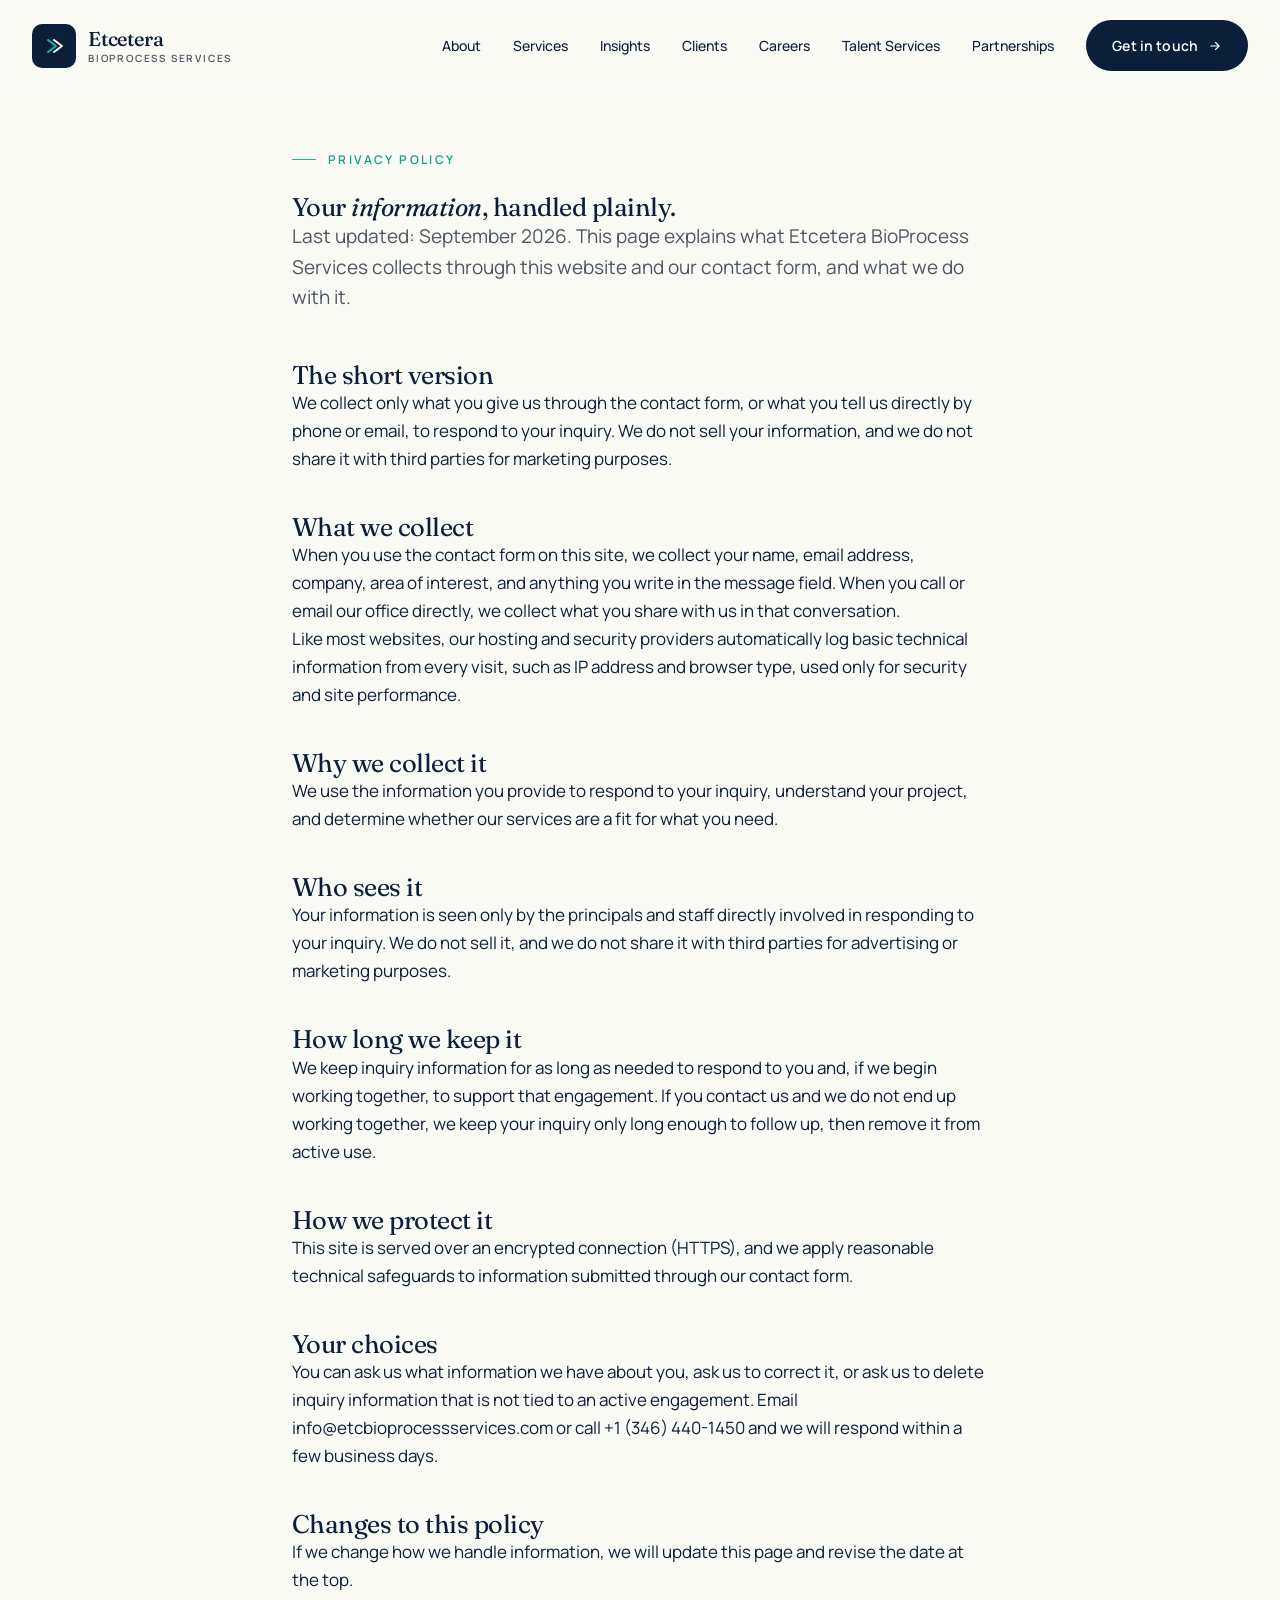
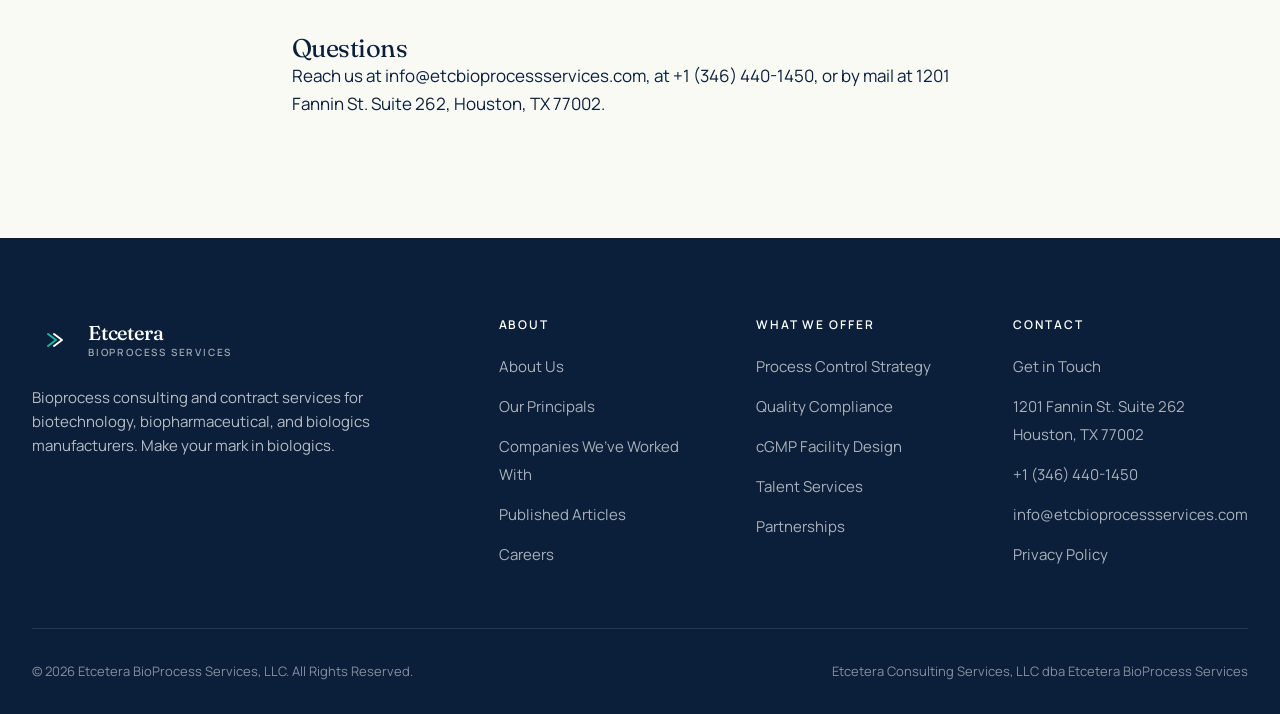
<file: privacy.html>
<!DOCTYPE html>
<html lang="en">
<head>
  <meta charset="UTF-8">
  <meta name="viewport" content="width=device-width, initial-scale=1.0">
  <title>Privacy Policy | Etcetera BioProcess Services</title>
  <meta name="description" content="How Etcetera BioProcess Services collects, uses, and protects the information shared through our contact form and website.">
  <meta name="author" content="Etcetera BioProcess Services, LLC">
  <meta name="robots" content="index, follow, max-image-preview:large">
  <meta name="theme-color" content="#0B1F3A">
  <link rel="canonical" href="https://etcbioprocessservices.com/privacy">

  <meta property="og:type" content="website">
  <meta property="og:url" content="https://etcbioprocessservices.com/privacy">
  <meta property="og:title" content="Privacy Policy | Etcetera BioProcess Services">
  <meta property="og:description" content="How Etcetera BioProcess Services collects, uses, and protects the information shared through our contact form and website.">
  <meta property="og:image" content="https://etcbioprocessservices.com/images/og-image.jpg">
  <meta property="og:site_name" content="Etcetera BioProcess Services">
  <meta property="og:locale" content="en_US">
  <meta name="twitter:card" content="summary_large_image">
  <meta name="twitter:title" content="Privacy Policy | Etcetera BioProcess Services">
  <meta name="twitter:description" content="How Etcetera BioProcess Services collects, uses, and protects the information shared through our contact form and website.">
  <meta name="twitter:image" content="https://etcbioprocessservices.com/images/og-image.jpg">

  <link rel="preconnect" href="https://fonts.googleapis.com">
  <link rel="preconnect" href="https://fonts.gstatic.com" crossorigin>
  <link href="https://fonts.googleapis.com/css2?family=Fraunces:opsz,wght@9..144,300;9..144,400;9..144,500;9..144,600;9..144,700&family=Manrope:wght@300;400;500;600;700&display=swap" rel="stylesheet">
  <link rel="icon" type="image/svg+xml" href="data:image/svg+xml;utf8,<svg xmlns='http://www.w3.org/2000/svg' viewBox='0 0 56 56'><rect width='56' height='56' rx='12' fill='%230B1F3A'/><path d='M16 16 L32 28 L16 40' stroke='%2314B8A6' stroke-width='4' fill='none' stroke-linejoin='round' stroke-linecap='round'/><path d='M28 16 L44 28 L28 40' stroke='white' stroke-width='4' fill='none' stroke-linejoin='round' stroke-linecap='round'/></svg>">
  <link rel="apple-touch-icon" href="/apple-touch-icon.png">
  <link rel="stylesheet" href="styles.css">
</head>
<body>

  <nav class="nav" id="nav">
    <div class="container nav-inner">
      <a href="index.html" class="logo">
        <div class="logo-mark">
          <svg width="28" height="28" viewBox="0 0 56 56" fill="none">
            <path class="arrow-back" d="M16 16 L32 28 L16 40" stroke="#14B8A6" stroke-width="4" stroke-linejoin="round" stroke-linecap="round"/>
            <path class="arrow-front" d="M28 16 L44 28 L28 40" stroke="white" stroke-width="4" stroke-linejoin="round" stroke-linecap="round"/>
          </svg>
        </div>
        <div class="logo-text">
          <span class="logo-name">Etcetera</span>
          <span class="logo-tag">BioProcess Services</span>
        </div>
      </a>
      <div class="nav-menu" id="navMenu">
        <a href="about.html" class="nav-link">About</a>
        <a href="services.html" class="nav-link">Services</a>
        <a href="articles.html" class="nav-link">Insights</a>
        <a href="clients.html" class="nav-link">Clients</a>
        <a href="careers.html" class="nav-link">Careers</a>
        <a href="recruitment.html" class="nav-link">Talent Services</a>
        <a href="marketing.html" class="nav-link">Partnerships</a>
        <a href="contact.html" class="btn btn-primary">Get in touch
          <svg class="btn-arrow" width="14" height="14" viewBox="0 0 24 24" fill="none"><path d="M5 12h14M13 6l6 6-6 6" stroke="currentColor" stroke-width="2" stroke-linecap="round" stroke-linejoin="round"/></svg>
        </a>
      </div>
      <button class="menu-toggle" id="menuToggle" aria-label="Menu"><span></span><span></span><span></span></button>
    </div>
  </nav>

  <section class="section" style="padding-top: 140px;">
    <div class="container" style="max-width: 760px;">
      <div class="section-eyebrow">Privacy Policy</div>
      <h1>Your <em>information</em>, handled plainly.</h1>
      <p class="section-lede">Last updated: September 2026. This page explains what Etcetera BioProcess Services collects through this website and our contact form, and what we do with it.</p>

      <h2 style="margin-top: 48px;">The short version</h2>
      <p>We collect only what you give us through the contact form, or what you tell us directly by phone or email, to respond to your inquiry. We do not sell your information, and we do not share it with third parties for marketing purposes.</p>

      <h2 style="margin-top: 40px;">What we collect</h2>
      <p>When you use the contact form on this site, we collect your name, email address, company, area of interest, and anything you write in the message field. When you call or email our office directly, we collect what you share with us in that conversation.</p>
      <p>Like most websites, our hosting and security providers automatically log basic technical information from every visit, such as IP address and browser type, used only for security and site performance.</p>

      <h2 style="margin-top: 40px;">Why we collect it</h2>
      <p>We use the information you provide to respond to your inquiry, understand your project, and determine whether our services are a fit for what you need.</p>

      <h2 style="margin-top: 40px;">Who sees it</h2>
      <p>Your information is seen only by the principals and staff directly involved in responding to your inquiry. We do not sell it, and we do not share it with third parties for advertising or marketing purposes.</p>

      <h2 style="margin-top: 40px;">How long we keep it</h2>
      <p>We keep inquiry information for as long as needed to respond to you and, if we begin working together, to support that engagement. If you contact us and we do not end up working together, we keep your inquiry only long enough to follow up, then remove it from active use.</p>

      <h2 style="margin-top: 40px;">How we protect it</h2>
      <p>This site is served over an encrypted connection (HTTPS), and we apply reasonable technical safeguards to information submitted through our contact form.</p>

      <h2 style="margin-top: 40px;">Your choices</h2>
      <p>You can ask us what information we have about you, ask us to correct it, or ask us to delete inquiry information that is not tied to an active engagement. Email <a href="mailto:info@etcbioprocessservices.com">info@etcbioprocessservices.com</a> or call <a href="tel:+13464401450">+1 (346) 440-1450</a> and we will respond within a few business days.</p>

      <h2 style="margin-top: 40px;">Changes to this policy</h2>
      <p>If we change how we handle information, we will update this page and revise the date at the top.</p>

      <h2 style="margin-top: 40px;">Questions</h2>
      <p>Reach us at <a href="mailto:info@etcbioprocessservices.com">info@etcbioprocessservices.com</a>, at <a href="tel:+13464401450">+1 (346) 440-1450</a>, or by mail at 1201 Fannin St. Suite 262, Houston, TX 77002.</p>
    </div>
  </section>

  <footer>
    <div class="container">
      <div class="footer-grid">
        <div class="footer-brand">
          <a href="index.html" class="logo">
            <div class="logo-mark">
              <svg width="28" height="28" viewBox="0 0 56 56" fill="none"><path d="M16 16 L32 28 L16 40" stroke="#14B8A6" stroke-width="4" stroke-linejoin="round" stroke-linecap="round"/><path d="M28 16 L44 28 L28 40" stroke="white" stroke-width="4" stroke-linejoin="round" stroke-linecap="round"/></svg>
            </div>
            <div class="logo-text"><span class="logo-name" style="color: white;">Etcetera</span><span class="logo-tag" style="color: rgba(255,255,255,0.6);">BioProcess Services</span></div>
          </a>
          <p>Bioprocess consulting and contract services for biotechnology, biopharmaceutical, and biologics manufacturers. Make your mark in biologics.</p>
        </div>
        <div class="footer-col"><h4>About</h4><ul><li><a href="about.html">About Us</a></li><li><a href="about.html#team">Our Principals</a></li><li><a href="clients.html">Companies We&rsquo;ve Worked With</a></li><li><a href="articles.html">Published Articles</a></li><li><a href="careers.html">Careers</a></li></ul></div>
        <div class="footer-col"><h4>What We Offer</h4><ul><li><a href="services.html#process-controls">Process Control Strategy</a></li><li><a href="services.html#quality-compliance">Quality Compliance</a></li><li><a href="services.html#facility-design">cGMP Facility Design</a></li><li><a href="recruitment.html">Talent Services</a></li><li><a href="marketing.html">Partnerships</a></li></ul></div>
        <div class="footer-col"><h4>Contact</h4><ul><li><a href="contact.html">Get in Touch</a></li><li><a href="https://maps.app.goo.gl/vd6TvacQgqKLs6FC7" target="_blank" rel="noopener" aria-label="Open address in Google Maps">1201 Fannin St. Suite 262<br>Houston, TX 77002</a></li><li><a href="tel:+13464401450">+1 (346) 440-1450</a></li><li><a href="mailto:info@etcbioprocessservices.com">info@etcbioprocessservices.com</a></li><li><a href="privacy.html">Privacy Policy</a></li></ul></div>
      </div>
      <div class="footer-bottom">
        <div>&copy; 2026 Etcetera BioProcess Services, LLC. All Rights Reserved.</div>
        <div>Etcetera Consulting Services, LLC dba Etcetera BioProcess Services</div>
      </div>
    </div>
  </footer>

  <script src="main.js"></script>
</body>
</html>
</file>
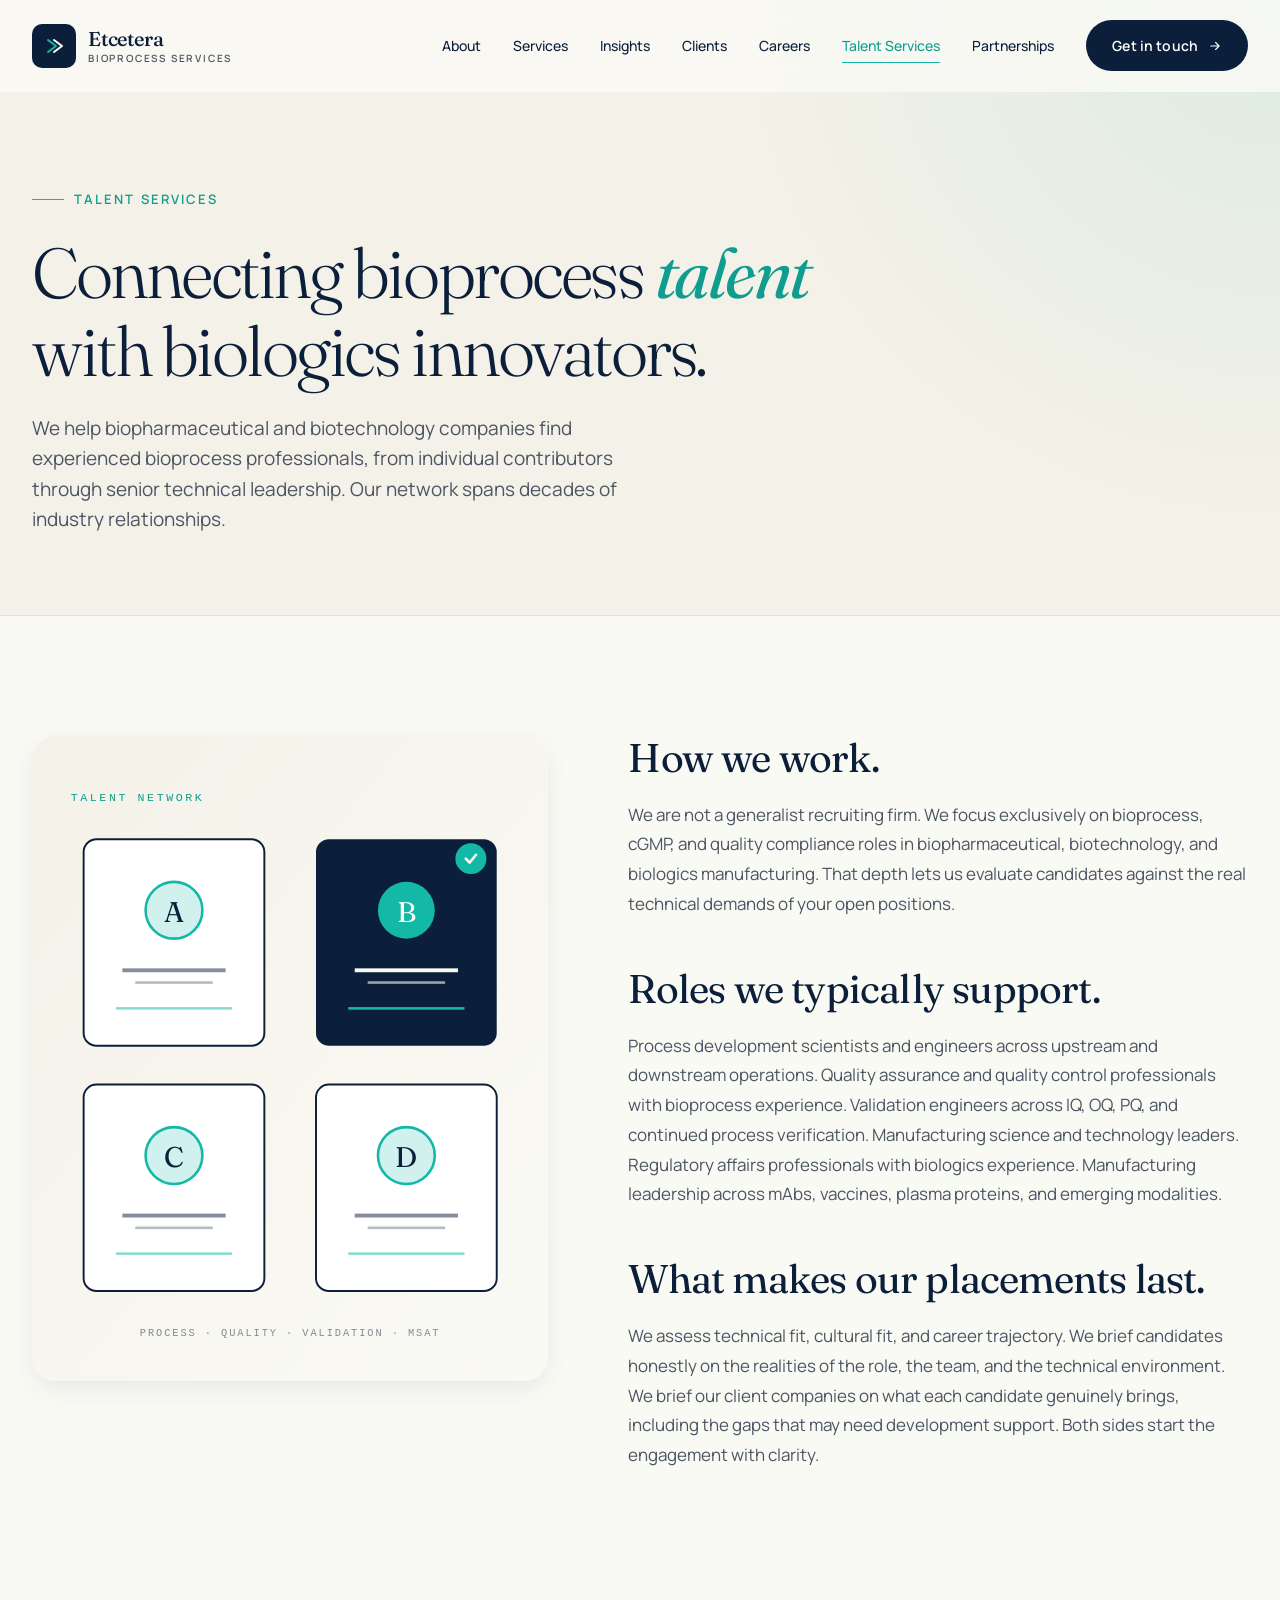
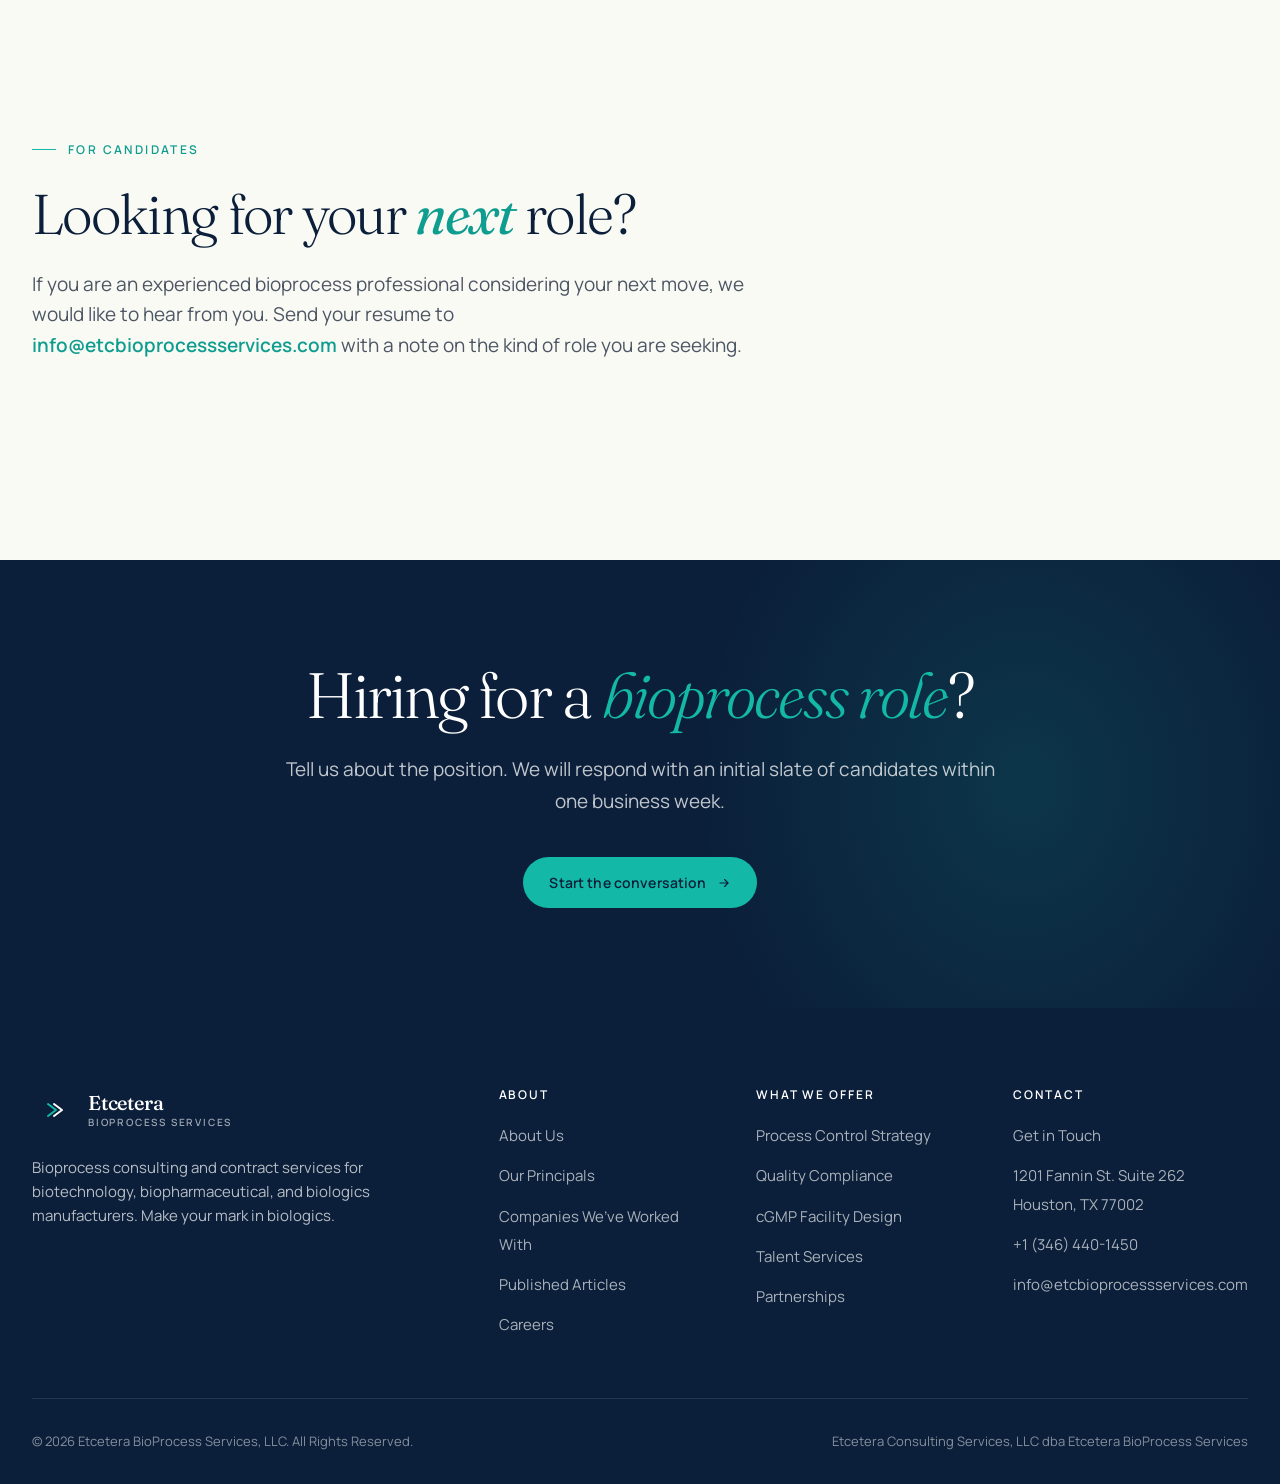
<file: recruitment.html>
<!DOCTYPE html>
<html lang="en">
<head>
  <meta charset="UTF-8">
  <meta name="viewport" content="width=device-width, initial-scale=1.0">
  <title>Talent Services | Etcetera BioProcess Services</title>
  <meta name="description" content="Recruitment services and talent partnerships at Etcetera BioProcess Services. Connecting biopharmaceutical companies with experienced bioprocess professionals.">
  <meta name="keywords" content="bioprocess recruitment, biopharmaceutical talent, cGMP consultant recruitment, biologics staffing">
  <meta name="robots" content="index, follow">
  <link rel="canonical" href="https://www.etcbioprocessservices.com/recruitment">

  <meta property="og:type" content="website">
  <meta property="og:title" content="Recruitment | Etcetera BioProcess Services">
  <meta property="og:url" content="https://www.etcbioprocessservices.com/recruitment">
  <meta property="og:image" content="https://www.etcbioprocessservices.com/images/og-image.jpg">

  <link rel="preconnect" href="https://fonts.googleapis.com">
  <link rel="preconnect" href="https://fonts.gstatic.com" crossorigin>
  <link href="https://fonts.googleapis.com/css2?family=Fraunces:opsz,wght@9..144,300;9..144,400;9..144,500;9..144,600;9..144,700&family=Manrope:wght@300;400;500;600;700&display=swap" rel="stylesheet">
  <link rel="icon" type="image/svg+xml" href="data:image/svg+xml;utf8,<svg xmlns='http://www.w3.org/2000/svg' viewBox='0 0 56 56'><rect width='56' height='56' rx='12' fill='%230B1F3A'/><path d='M16 16 L32 28 L16 40' stroke='%2314B8A6' stroke-width='4' fill='none' stroke-linejoin='round' stroke-linecap='round'/><path d='M28 16 L44 28 L28 40' stroke='white' stroke-width='4' fill='none' stroke-linejoin='round' stroke-linecap='round'/></svg>">
  <link rel="stylesheet" href="styles.css">
</head>
<body>

  <nav class="nav" id="nav">
    <div class="container nav-inner">
      <a href="index.html" class="logo">
        <div class="logo-mark"><svg width="28" height="28" viewBox="0 0 56 56" fill="none"><path class="arrow-back" d="M16 16 L32 28 L16 40" stroke="#14B8A6" stroke-width="4" stroke-linejoin="round" stroke-linecap="round"/><path class="arrow-front" d="M28 16 L44 28 L28 40" stroke="white" stroke-width="4" stroke-linejoin="round" stroke-linecap="round"/></svg></div>
        <div class="logo-text"><span class="logo-name">Etcetera</span><span class="logo-tag">BioProcess Services</span></div>
      </a>
      <div class="nav-menu" id="navMenu">
        <a href="about.html" class="nav-link">About</a>
        <a href="services.html" class="nav-link">Services</a>
        <a href="articles.html" class="nav-link">Insights</a>
        <a href="clients.html" class="nav-link">Clients</a>
        <a href="careers.html" class="nav-link">Careers</a>
        <a href="recruitment.html" class="nav-link active">Talent Services</a>
        <a href="marketing.html" class="nav-link">Partnerships</a>
        <a href="contact.html" class="btn btn-primary">Get in touch <svg class="btn-arrow" width="14" height="14" viewBox="0 0 24 24" fill="none"><path d="M5 12h14M13 6l6 6-6 6" stroke="currentColor" stroke-width="2" stroke-linecap="round" stroke-linejoin="round"/></svg></a>
      </div>
      <button class="menu-toggle" id="menuToggle" aria-label="Menu"><span></span><span></span><span></span></button>
    </div>
  </nav>

  <section class="page-hero">
    <div class="container">
      <div class="page-hero-inner">
        <div class="page-hero-eyebrow">Talent Services</div>
        <h1>Connecting bioprocess <em>talent</em> with biologics innovators.</h1>
        <p>We help biopharmaceutical and biotechnology companies find experienced bioprocess professionals, from individual contributors through senior technical leadership. Our network spans decades of industry relationships.</p>
      </div>
    </div>
  </section>

  <section class="content-section">
    <div class="container">
      <div class="content-grid">
        <div class="content-image reveal">
          <svg class="visual-svg" viewBox="0 0 400 500" xmlns="http://www.w3.org/2000/svg" preserveAspectRatio="xMidYMid slice" aria-label="Bioprocess talent network illustration">
            <defs><linearGradient id="recGrad" x1="0%" y1="0%" x2="100%" y2="100%"><stop offset="0%" stop-color="#F4F1E8"/><stop offset="100%" stop-color="#FAFAF5"/></linearGradient></defs>
            <rect width="400" height="500" fill="url(#recGrad)"/>
            <g transform="translate(40, 80)">
              <rect x="0" y="0" width="140" height="160" rx="10" fill="#FFFFFF" stroke="#0B1F3A" stroke-width="1.5"/>
              <circle cx="70" cy="55" r="22" fill="#14B8A6" fill-opacity="0.2" stroke="#14B8A6" stroke-width="2"/>
              <text x="70" y="64" text-anchor="middle" font-family="Fraunces, Georgia, serif" font-size="22" fill="#0B1F3A">A</text>
              <rect x="30" y="100" width="80" height="3" fill="#0B1F3A" fill-opacity="0.5"/>
              <rect x="40" y="110" width="60" height="2" fill="#0B1F3A" fill-opacity="0.3"/>
              <rect x="25" y="130" width="90" height="2" fill="#14B8A6" fill-opacity="0.5"/>
            </g>
            <g transform="translate(220, 80)">
              <rect x="0" y="0" width="140" height="160" rx="10" fill="#0B1F3A"/>
              <circle cx="70" cy="55" r="22" fill="#14B8A6"/>
              <text x="70" y="64" text-anchor="middle" font-family="Fraunces, Georgia, serif" font-size="22" fill="#FAFAF5">B</text>
              <rect x="30" y="100" width="80" height="3" fill="#FAFAF5"/>
              <rect x="40" y="110" width="60" height="2" fill="#FAFAF5" fill-opacity="0.6"/>
              <rect x="25" y="130" width="90" height="2" fill="#14B8A6"/>
              <g transform="translate(120, 15)">
                <circle cx="0" cy="0" r="12" fill="#14B8A6"/>
                <path d="M -4 0 L -1 3 L 4 -3" stroke="#FAFAF5" stroke-width="2" fill="none" stroke-linecap="round"/>
              </g>
            </g>
            <g transform="translate(40, 270)">
              <rect x="0" y="0" width="140" height="160" rx="10" fill="#FFFFFF" stroke="#0B1F3A" stroke-width="1.5"/>
              <circle cx="70" cy="55" r="22" fill="#14B8A6" fill-opacity="0.2" stroke="#14B8A6" stroke-width="2"/>
              <text x="70" y="64" text-anchor="middle" font-family="Fraunces, Georgia, serif" font-size="22" fill="#0B1F3A">C</text>
              <rect x="30" y="100" width="80" height="3" fill="#0B1F3A" fill-opacity="0.5"/>
              <rect x="40" y="110" width="60" height="2" fill="#0B1F3A" fill-opacity="0.3"/>
              <rect x="25" y="130" width="90" height="2" fill="#14B8A6" fill-opacity="0.5"/>
            </g>
            <g transform="translate(220, 270)">
              <rect x="0" y="0" width="140" height="160" rx="10" fill="#FFFFFF" stroke="#0B1F3A" stroke-width="1.5"/>
              <circle cx="70" cy="55" r="22" fill="#14B8A6" fill-opacity="0.2" stroke="#14B8A6" stroke-width="2"/>
              <text x="70" y="64" text-anchor="middle" font-family="Fraunces, Georgia, serif" font-size="22" fill="#0B1F3A">D</text>
              <rect x="30" y="100" width="80" height="3" fill="#0B1F3A" fill-opacity="0.5"/>
              <rect x="40" y="110" width="60" height="2" fill="#0B1F3A" fill-opacity="0.3"/>
              <rect x="25" y="130" width="90" height="2" fill="#14B8A6" fill-opacity="0.5"/>
            </g>
            <text x="30" y="50" font-family="ui-monospace, monospace" font-size="9" fill="#0F9D8F" letter-spacing="2">TALENT NETWORK</text>
            <text x="200" y="465" text-anchor="middle" font-family="ui-monospace, monospace" font-size="8" fill="#0B1F3A" fill-opacity="0.5" letter-spacing="1.5">PROCESS · QUALITY · VALIDATION · MSAT</text>
          </svg>
        </div>
        <div class="content-prose reveal reveal-delay-1">
          <h2>How we work.</h2>
          <p>We are not a generalist recruiting firm. We focus exclusively on bioprocess, cGMP, and quality compliance roles in biopharmaceutical, biotechnology, and biologics manufacturing. That depth lets us evaluate candidates against the real technical demands of your open positions.</p>

          <h2>Roles we typically support.</h2>
          <p>Process development scientists and engineers across upstream and downstream operations. Quality assurance and quality control professionals with bioprocess experience. Validation engineers across IQ, OQ, PQ, and continued process verification. Manufacturing science and technology leaders. Regulatory affairs professionals with biologics experience. Manufacturing leadership across mAbs, vaccines, plasma proteins, and emerging modalities.</p>

          <h2>What makes our placements last.</h2>
          <p>We assess technical fit, cultural fit, and career trajectory. We brief candidates honestly on the realities of the role, the team, and the technical environment. We brief our client companies on what each candidate genuinely brings, including the gaps that may need development support. Both sides start the engagement with clarity.</p>
        </div>
      </div>
    </div>
  </section>

  <section class="approach">
    <div class="container">
      <div class="section-header reveal">
        <div class="section-eyebrow">For candidates</div>
        <h2 class="section-title">Looking for your <em>next</em> role?</h2>
        <p class="section-lede">If you are an experienced bioprocess professional considering your next move, we would like to hear from you. Send your resume to <a href="mailto:info@etcbioprocessservices.com" style="color: var(--color-teal-dark); font-weight: 600;">info@etcbioprocessservices.com</a> with a note on the kind of role you are seeking.</p>
      </div>
    </div>
  </section>

  <section class="cta-banner">
    <div class="container">
      <div class="cta-content reveal">
        <h2>Hiring for a <em>bioprocess role</em>?</h2>
        <p>Tell us about the position. We will respond with an initial slate of candidates within one business week.</p>
        <a href="contact.html" class="btn btn-primary">Start the conversation <svg class="btn-arrow" width="14" height="14" viewBox="0 0 24 24" fill="none"><path d="M5 12h14M13 6l6 6-6 6" stroke="currentColor" stroke-width="2" stroke-linecap="round" stroke-linejoin="round"/></svg></a>
      </div>
    </div>
  </section>

  <footer>
    <div class="container">
      <div class="footer-grid">
        <div class="footer-brand">
          <a href="index.html" class="logo">
            <div class="logo-mark"><svg width="28" height="28" viewBox="0 0 56 56" fill="none"><path d="M16 16 L32 28 L16 40" stroke="#14B8A6" stroke-width="4" stroke-linejoin="round" stroke-linecap="round"/><path d="M28 16 L44 28 L28 40" stroke="white" stroke-width="4" stroke-linejoin="round" stroke-linecap="round"/></svg></div>
            <div class="logo-text"><span class="logo-name" style="color: white;">Etcetera</span><span class="logo-tag" style="color: rgba(255,255,255,0.6);">BioProcess Services</span></div>
          </a>
          <p>Bioprocess consulting and contract services for biotechnology, biopharmaceutical, and biologics manufacturers. Make your mark in biologics.</p>
        </div>
        <div class="footer-col"><h4>About</h4><ul><li><a href="about.html">About Us</a></li><li><a href="about.html#team">Our Principals</a></li><li><a href="clients.html">Companies We&rsquo;ve Worked With</a></li><li><a href="articles.html">Published Articles</a></li><li><a href="careers.html">Careers</a></li></ul></div>
        <div class="footer-col"><h4>What We Offer</h4><ul><li><a href="services.html#process-controls">Process Control Strategy</a></li><li><a href="services.html#quality-compliance">Quality Compliance</a></li><li><a href="services.html#facility-design">cGMP Facility Design</a></li><li><a href="recruitment.html">Talent Services</a></li><li><a href="marketing.html">Partnerships</a></li></ul></div>
        <div class="footer-col"><h4>Contact</h4><ul><li><a href="contact.html">Get in Touch</a></li><li><a href="https://maps.app.goo.gl/vd6TvacQgqKLs6FC7" target="_blank" rel="noopener" aria-label="Open address in Google Maps">1201 Fannin St. Suite 262<br>Houston, TX 77002</a></li><li><a href="tel:+13464401450">+1 (346) 440-1450</a></li><li><a href="mailto:info@etcbioprocessservices.com">info@etcbioprocessservices.com</a></li></ul></div>
      </div>
      <div class="footer-bottom">
        <div>&copy; 2026 Etcetera BioProcess Services, LLC. All Rights Reserved.</div>
        <div>Etcetera Consulting Services, LLC dba Etcetera BioProcess Services</div>
      </div>
    </div>
  </footer>

  <script src="main.js"></script>
</body>
</html>
</file>
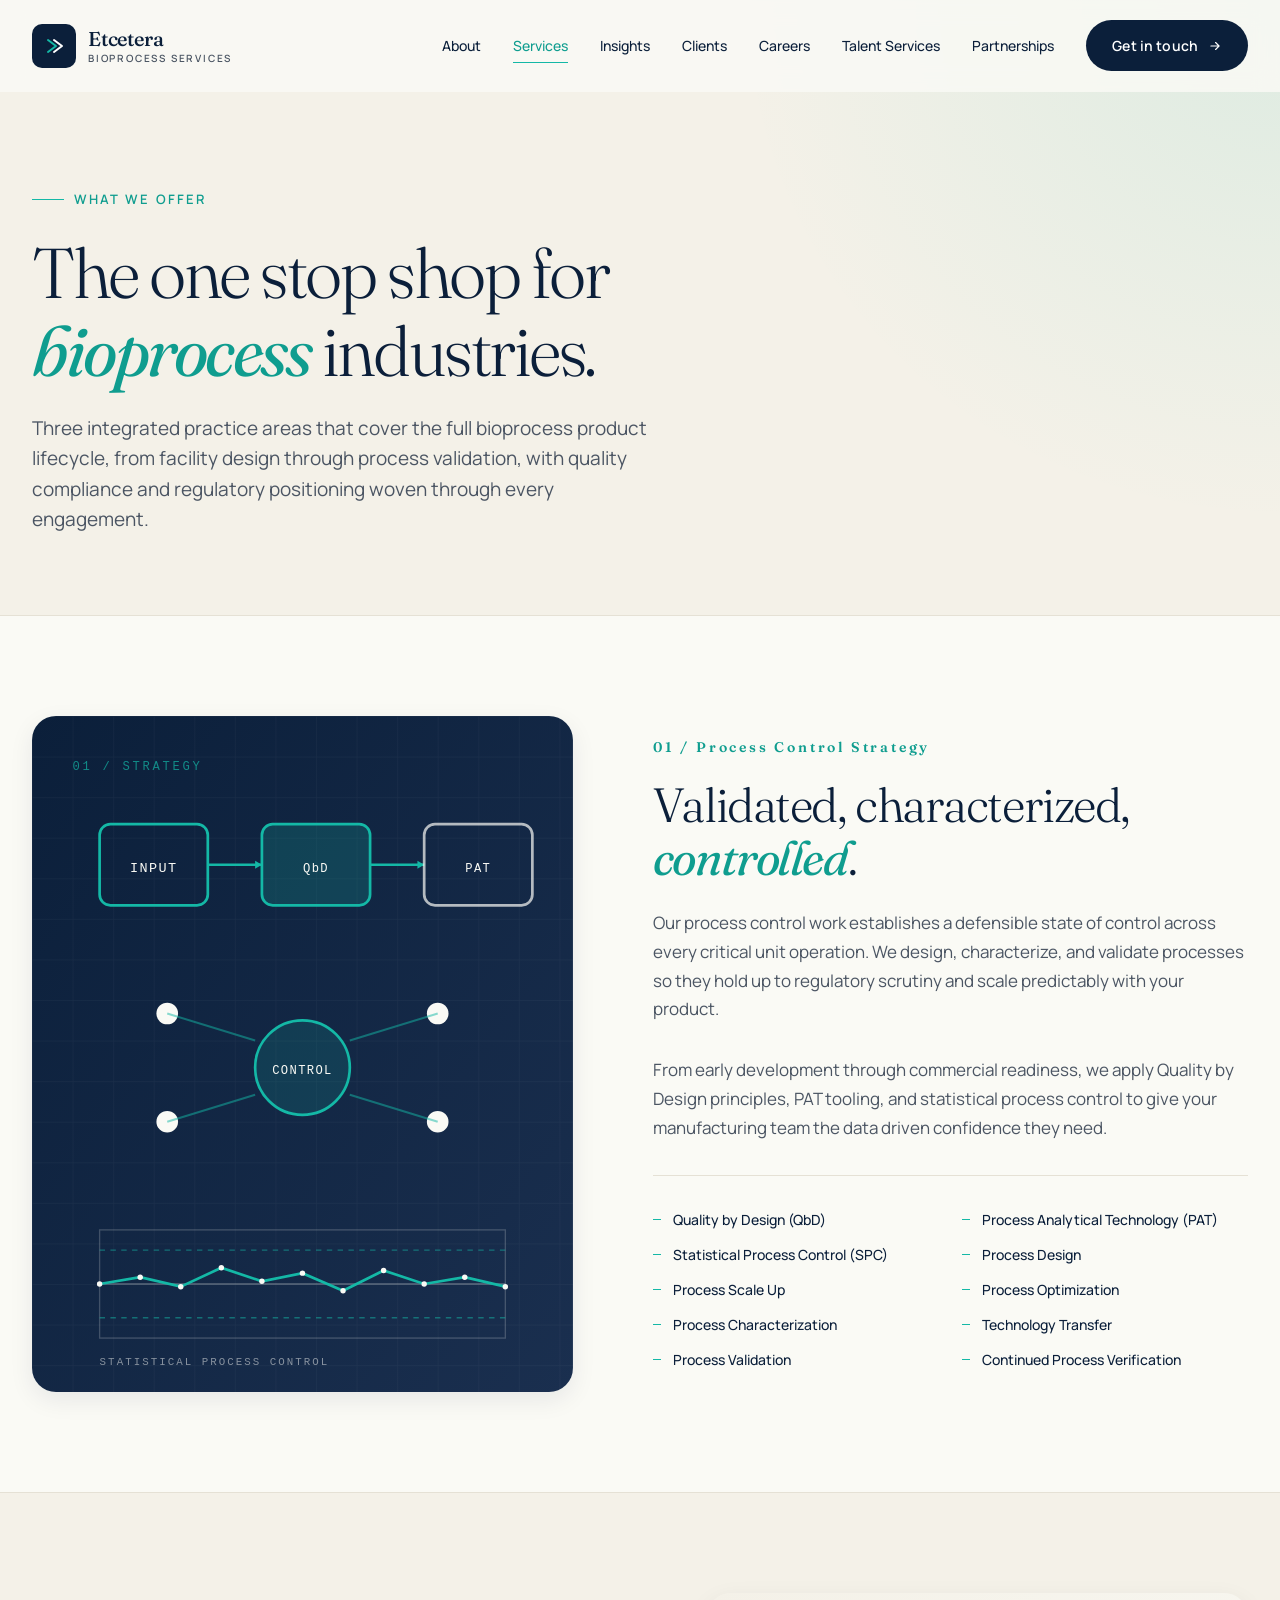
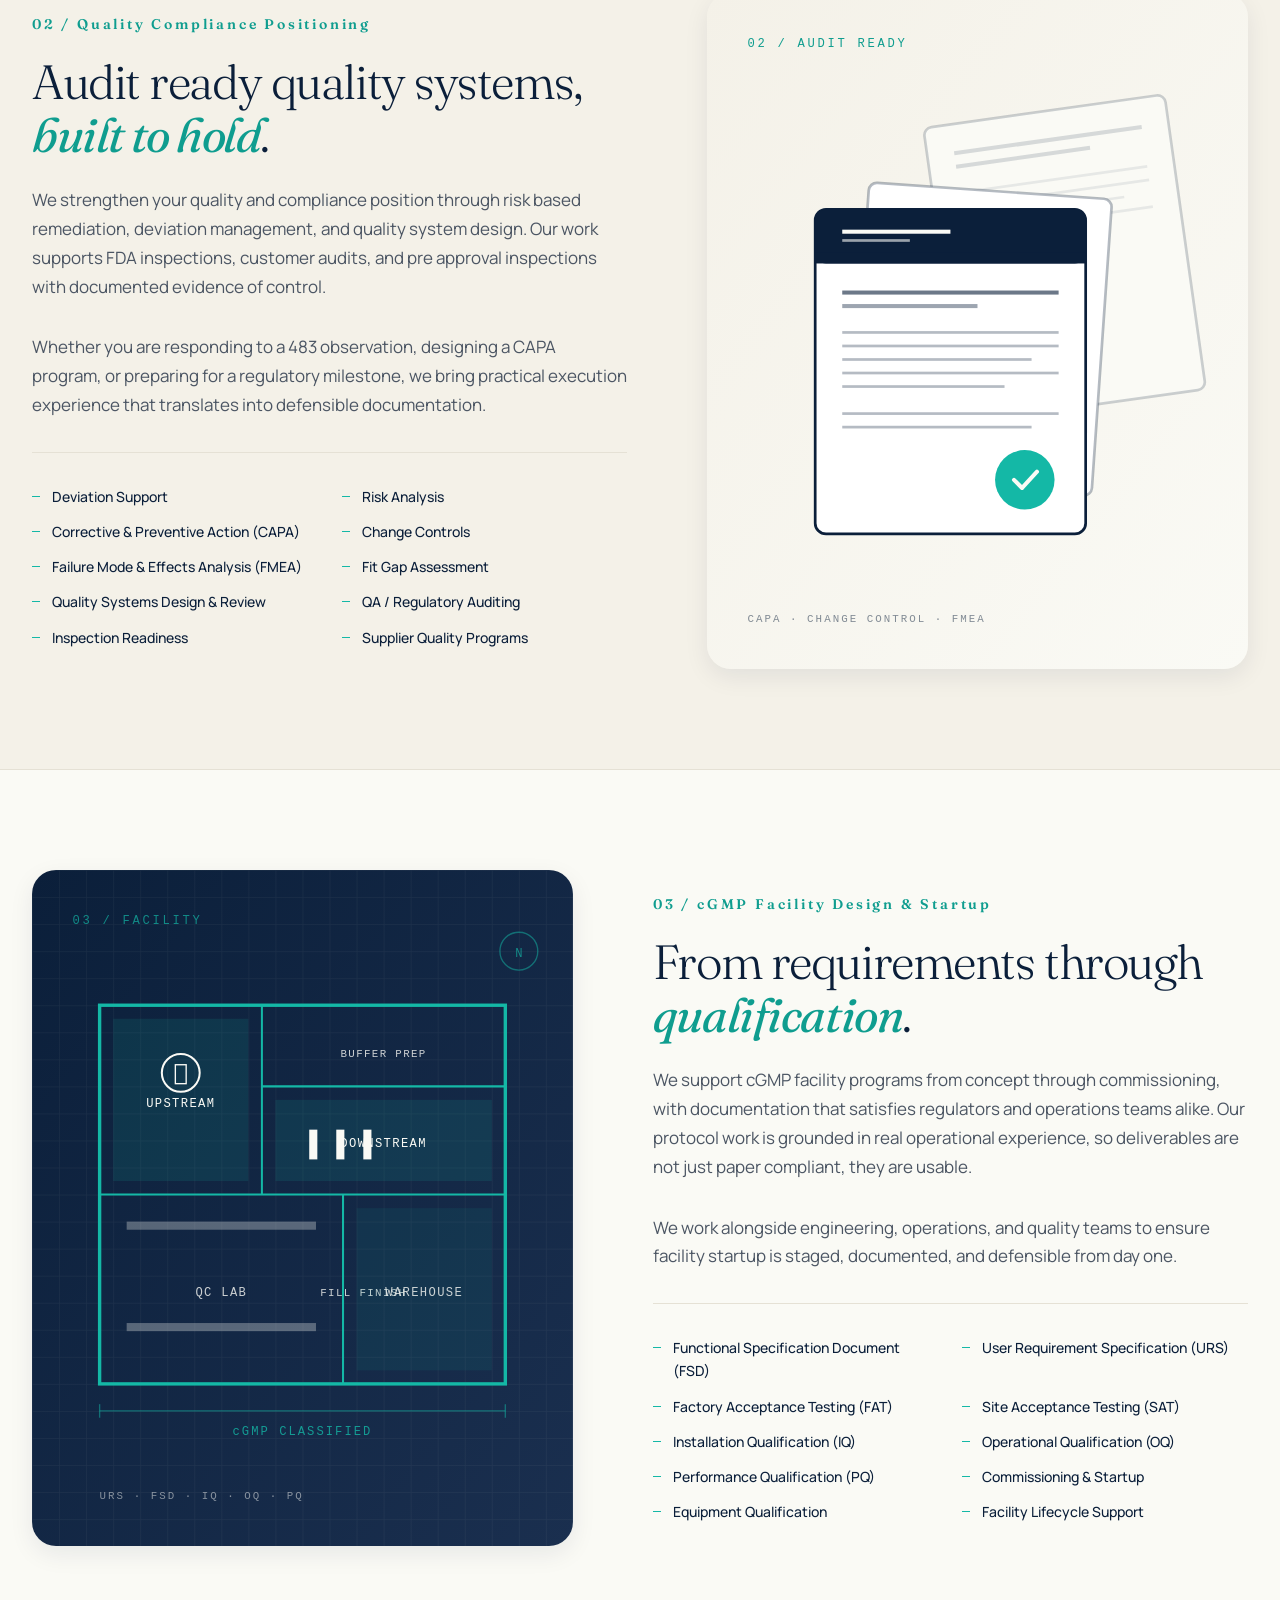
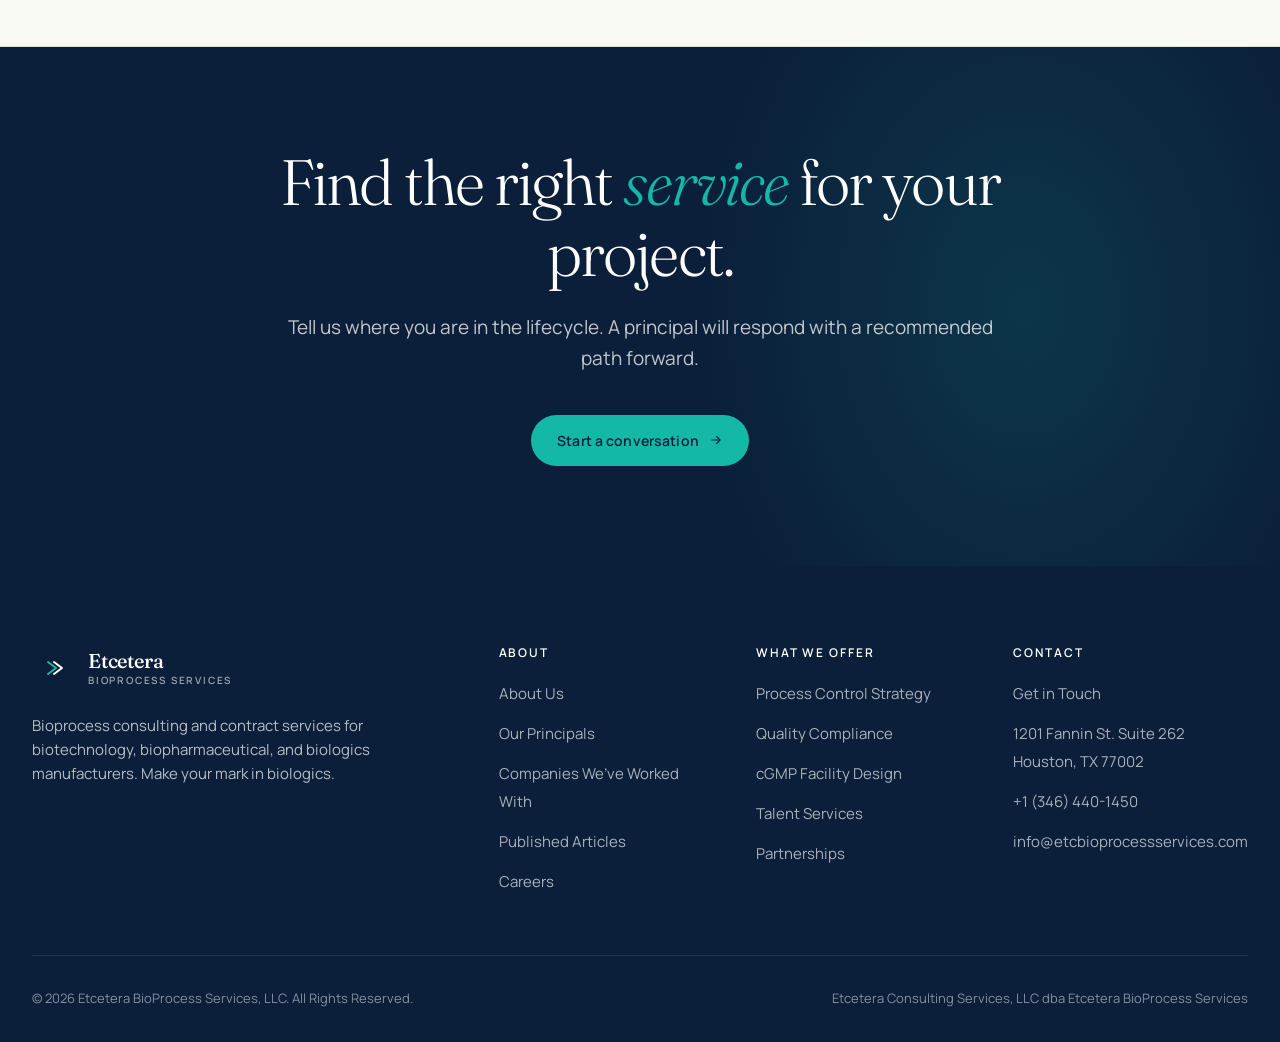
<file: services.html>
<!DOCTYPE html>
<html lang="en">
<head>
  <meta charset="UTF-8">
  <meta name="viewport" content="width=device-width, initial-scale=1.0">
  <title>What We Offer | BioProcess Services &amp; cGMP Consulting | Etcetera</title>
  <meta name="description" content="Process control strategy, quality compliance positioning, and cGMP facility design. Etcetera BioProcess Services delivers full lifecycle bioprocess consulting for biopharmaceutical manufacturers.">
  <meta name="keywords" content="bioprocess consulting services, QbD, PAT, SPC, process validation, technology transfer, CAPA, FMEA, change control, URS, FSD, FAT, SAT, IQ OQ PQ, cGMP facility design">
  <meta name="robots" content="index, follow">
  <link rel="canonical" href="https://www.etcbioprocessservices.com/services">

  <meta property="og:type" content="website">
  <meta property="og:title" content="What We Offer | Etcetera BioProcess Services">
  <meta property="og:description" content="Process controls, quality compliance, and cGMP facility design for biopharmaceutical manufacturers.">
  <meta property="og:url" content="https://www.etcbioprocessservices.com/services">
  <meta property="og:image" content="https://www.etcbioprocessservices.com/images/og-image.jpg">

  <link rel="preconnect" href="https://fonts.googleapis.com">
  <link rel="preconnect" href="https://fonts.gstatic.com" crossorigin>
  <link href="https://fonts.googleapis.com/css2?family=Fraunces:opsz,wght@9..144,300;9..144,400;9..144,500;9..144,600;9..144,700&family=Manrope:wght@300;400;500;600;700&display=swap" rel="stylesheet">
  <link rel="icon" type="image/svg+xml" href="data:image/svg+xml;utf8,<svg xmlns='http://www.w3.org/2000/svg' viewBox='0 0 56 56'><rect width='56' height='56' rx='12' fill='%230B1F3A'/><path d='M16 16 L32 28 L16 40' stroke='%2314B8A6' stroke-width='4' fill='none' stroke-linejoin='round' stroke-linecap='round'/><path d='M28 16 L44 28 L28 40' stroke='white' stroke-width='4' fill='none' stroke-linejoin='round' stroke-linecap='round'/></svg>">
  <link rel="stylesheet" href="styles.css">
</head>
<body>

  <nav class="nav" id="nav">
    <div class="container nav-inner">
      <a href="index.html" class="logo">
        <div class="logo-mark"><svg width="28" height="28" viewBox="0 0 56 56" fill="none"><path class="arrow-back" d="M16 16 L32 28 L16 40" stroke="#14B8A6" stroke-width="4" stroke-linejoin="round" stroke-linecap="round"/><path class="arrow-front" d="M28 16 L44 28 L28 40" stroke="white" stroke-width="4" stroke-linejoin="round" stroke-linecap="round"/></svg></div>
        <div class="logo-text"><span class="logo-name">Etcetera</span><span class="logo-tag">BioProcess Services</span></div>
      </a>
      <div class="nav-menu" id="navMenu">
        <a href="about.html" class="nav-link">About</a>
        <a href="services.html" class="nav-link active">Services</a>
        <a href="articles.html" class="nav-link">Insights</a>
        <a href="clients.html" class="nav-link">Clients</a>
        <a href="careers.html" class="nav-link">Careers</a>
        <a href="recruitment.html" class="nav-link">Talent Services</a>
        <a href="marketing.html" class="nav-link">Partnerships</a>
        <a href="contact.html" class="btn btn-primary">Get in touch <svg class="btn-arrow" width="14" height="14" viewBox="0 0 24 24" fill="none"><path d="M5 12h14M13 6l6 6-6 6" stroke="currentColor" stroke-width="2" stroke-linecap="round" stroke-linejoin="round"/></svg></a>
      </div>
      <button class="menu-toggle" id="menuToggle" aria-label="Menu"><span></span><span></span><span></span></button>
    </div>
  </nav>

  <section class="page-hero">
    <div class="container">
      <div class="page-hero-inner">
        <div class="page-hero-eyebrow">What We Offer</div>
        <h1>The one stop shop for <em>bioprocess</em> industries.</h1>
        <p>Three integrated practice areas that cover the full bioprocess product lifecycle, from facility design through process validation, with quality compliance and regulatory positioning woven through every engagement.</p>
      </div>
    </div>
  </section>

  <section class="service-detail" id="process-controls">
    <div class="container">
      <div class="service-detail-grid">
        <div class="service-detail-image reveal">
          <svg class="visual-svg" viewBox="0 0 400 500" xmlns="http://www.w3.org/2000/svg" preserveAspectRatio="xMidYMid slice" aria-label="Process control strategy flow diagram">
            <defs>
              <linearGradient id="pcGrad" x1="0%" y1="0%" x2="100%" y2="100%"><stop offset="0%" stop-color="#0B1F3A"/><stop offset="100%" stop-color="#1A2F4F"/></linearGradient>
              <pattern id="pcGrid" width="30" height="30" patternUnits="userSpaceOnUse"><path d="M 30 0 L 0 0 L 0 30" stroke="#FAFAF5" stroke-opacity="0.04" fill="none"/></pattern>
            </defs>
            <rect width="400" height="500" fill="url(#pcGrad)"/>
            <rect width="400" height="500" fill="url(#pcGrid)"/>
            <g transform="translate(50, 80)">
              <rect x="0" y="0" width="80" height="60" rx="8" fill="none" stroke="#14B8A6" stroke-width="2"/>
              <text x="40" y="35" text-anchor="middle" font-family="ui-monospace, monospace" font-size="10" fill="#FAFAF5" letter-spacing="1">INPUT</text>
              <line x1="80" y1="30" x2="120" y2="30" stroke="#14B8A6" stroke-width="2"/>
              <polygon points="120,30 115,27 115,33" fill="#14B8A6"/>
              <g transform="translate(120, 0)">
                <rect x="0" y="0" width="80" height="60" rx="8" fill="#14B8A6" fill-opacity="0.2" stroke="#14B8A6" stroke-width="2"/>
                <text x="40" y="35" text-anchor="middle" font-family="ui-monospace, monospace" font-size="9" fill="#FAFAF5" letter-spacing="1">QbD</text>
              </g>
              <line x1="200" y1="30" x2="240" y2="30" stroke="#14B8A6" stroke-width="2"/>
              <polygon points="240,30 235,27 235,33" fill="#14B8A6"/>
              <g transform="translate(240, 0)">
                <rect x="0" y="0" width="80" height="60" rx="8" fill="none" stroke="#FAFAF5" stroke-width="2" stroke-opacity="0.7"/>
                <text x="40" y="35" text-anchor="middle" font-family="ui-monospace, monospace" font-size="9" fill="#FAFAF5" letter-spacing="1">PAT</text>
              </g>
            </g>
            <g transform="translate(50, 180)">
              <circle cx="150" cy="80" r="35" fill="#14B8A6" fill-opacity="0.15" stroke="#14B8A6" stroke-width="2"/>
              <text x="150" y="85" text-anchor="middle" font-family="ui-monospace, monospace" font-size="9" fill="#FAFAF5" letter-spacing="1">CONTROL</text>
              <circle cx="50" cy="40" r="8" fill="#FAFAF5"/><circle cx="50" cy="120" r="8" fill="#FAFAF5"/>
              <circle cx="250" cy="40" r="8" fill="#FAFAF5"/><circle cx="250" cy="120" r="8" fill="#FAFAF5"/>
              <line x1="50" y1="40" x2="115" y2="60" stroke="#14B8A6" stroke-width="1.5" stroke-opacity="0.5"/>
              <line x1="50" y1="120" x2="115" y2="100" stroke="#14B8A6" stroke-width="1.5" stroke-opacity="0.5"/>
              <line x1="250" y1="40" x2="185" y2="60" stroke="#14B8A6" stroke-width="1.5" stroke-opacity="0.5"/>
              <line x1="250" y1="120" x2="185" y2="100" stroke="#14B8A6" stroke-width="1.5" stroke-opacity="0.5"/>
            </g>
            <g transform="translate(50, 380)">
              <rect x="0" y="0" width="300" height="80" fill="none" stroke="#FAFAF5" stroke-opacity="0.2" stroke-width="1"/>
              <line x1="0" y1="15" x2="300" y2="15" stroke="#14B8A6" stroke-width="1" stroke-opacity="0.5" stroke-dasharray="4,4"/>
              <line x1="0" y1="65" x2="300" y2="65" stroke="#14B8A6" stroke-width="1" stroke-opacity="0.5" stroke-dasharray="4,4"/>
              <line x1="0" y1="40" x2="300" y2="40" stroke="#FAFAF5" stroke-opacity="0.3" stroke-width="1"/>
              <polyline points="0,40 30,35 60,42 90,28 120,38 150,32 180,45 210,30 240,40 270,35 300,42" fill="none" stroke="#14B8A6" stroke-width="2"/>
              <g fill="#FAFAF5"><circle cx="0" cy="40" r="2"/><circle cx="30" cy="35" r="2"/><circle cx="60" cy="42" r="2"/><circle cx="90" cy="28" r="2"/><circle cx="120" cy="38" r="2"/><circle cx="150" cy="32" r="2"/><circle cx="180" cy="45" r="2"/><circle cx="210" cy="30" r="2"/><circle cx="240" cy="40" r="2"/><circle cx="270" cy="35" r="2"/><circle cx="300" cy="42" r="2"/></g>
              <text x="0" y="100" font-family="ui-monospace, monospace" font-size="8" fill="#FAFAF5" fill-opacity="0.5" letter-spacing="1.5">STATISTICAL PROCESS CONTROL</text>
            </g>
            <text x="30" y="40" font-family="ui-monospace, monospace" font-size="9" fill="#14B8A6" fill-opacity="0.7" letter-spacing="2">01 / STRATEGY</text>
          </svg>
        </div>
        <div class="service-detail-content reveal reveal-delay-1">
          <div class="service-detail-num">01 / Process Control Strategy</div>
          <h2>Validated, characterized, <em>controlled</em>.</h2>
          <p>Our process control work establishes a defensible state of control across every critical unit operation. We design, characterize, and validate processes so they hold up to regulatory scrutiny and scale predictably with your product.</p>
          <p>From early development through commercial readiness, we apply Quality by Design principles, PAT tooling, and statistical process control to give your manufacturing team the data driven confidence they need.</p>
          <ul class="service-detail-list">
            <li>Quality by Design (QbD)</li>
            <li>Process Analytical Technology (PAT)</li>
            <li>Statistical Process Control (SPC)</li>
            <li>Process Design</li>
            <li>Process Scale Up</li>
            <li>Process Optimization</li>
            <li>Process Characterization</li>
            <li>Technology Transfer</li>
            <li>Process Validation</li>
            <li>Continued Process Verification</li>
          </ul>
        </div>
      </div>
    </div>
  </section>

  <section class="service-detail alt reverse" id="quality-compliance">
    <div class="container">
      <div class="service-detail-grid">
        <div class="service-detail-image reveal">
          <svg class="visual-svg" viewBox="0 0 400 500" xmlns="http://www.w3.org/2000/svg" preserveAspectRatio="xMidYMid slice" aria-label="Audit ready quality documentation">
            <defs><linearGradient id="qcGrad" x1="0%" y1="0%" x2="100%" y2="100%"><stop offset="0%" stop-color="#F4F1E8"/><stop offset="100%" stop-color="#FAFAF5"/></linearGradient></defs>
            <rect width="400" height="500" fill="url(#qcGrad)"/>
            <g transform="translate(160, 100) rotate(-8)">
              <rect x="0" y="0" width="180" height="220" rx="6" fill="#FAFAF5" stroke="#0B1F3A" stroke-width="2" stroke-opacity="0.2"/>
              <rect x="20" y="20" width="140" height="3" fill="#0B1F3A" fill-opacity="0.15"/>
              <rect x="20" y="30" width="100" height="3" fill="#0B1F3A" fill-opacity="0.15"/>
              <rect x="20" y="50" width="140" height="2" fill="#0B1F3A" fill-opacity="0.08"/>
              <rect x="20" y="60" width="140" height="2" fill="#0B1F3A" fill-opacity="0.08"/>
              <rect x="20" y="70" width="120" height="2" fill="#0B1F3A" fill-opacity="0.08"/>
              <rect x="20" y="80" width="140" height="2" fill="#0B1F3A" fill-opacity="0.08"/>
              <rect x="20" y="90" width="100" height="2" fill="#0B1F3A" fill-opacity="0.08"/>
            </g>
            <g transform="translate(120, 140) rotate(4)">
              <rect x="0" y="0" width="180" height="220" rx="6" fill="#FFFFFF" stroke="#0B1F3A" stroke-width="2" stroke-opacity="0.3"/>
              <rect x="20" y="20" width="120" height="3" fill="#0B1F3A" fill-opacity="0.2"/>
              <rect x="20" y="30" width="100" height="3" fill="#0B1F3A" fill-opacity="0.15"/>
              <rect x="20" y="50" width="140" height="2" fill="#0B1F3A" fill-opacity="0.1"/>
              <rect x="20" y="60" width="140" height="2" fill="#0B1F3A" fill-opacity="0.1"/>
              <rect x="20" y="70" width="120" height="2" fill="#0B1F3A" fill-opacity="0.1"/>
              <rect x="20" y="80" width="140" height="2" fill="#0B1F3A" fill-opacity="0.1"/>
              <rect x="20" y="100" width="140" height="2" fill="#0B1F3A" fill-opacity="0.08"/>
            </g>
            <g transform="translate(80, 160)">
              <rect x="0" y="0" width="200" height="240" rx="8" fill="#FFFFFF" stroke="#0B1F3A" stroke-width="2"/>
              <rect x="0" y="0" width="200" height="40" rx="8" fill="#0B1F3A"/>
              <rect x="0" y="32" width="200" height="8" fill="#0B1F3A"/>
              <rect x="20" y="15" width="80" height="3" fill="#FAFAF5"/>
              <rect x="20" y="22" width="50" height="2" fill="#FAFAF5" fill-opacity="0.6"/>
              <rect x="20" y="60" width="160" height="3" fill="#0B1F3A" fill-opacity="0.6"/>
              <rect x="20" y="70" width="100" height="3" fill="#0B1F3A" fill-opacity="0.4"/>
              <rect x="20" y="90" width="160" height="2" fill="#0B1F3A" fill-opacity="0.3"/>
              <rect x="20" y="100" width="160" height="2" fill="#0B1F3A" fill-opacity="0.3"/>
              <rect x="20" y="110" width="140" height="2" fill="#0B1F3A" fill-opacity="0.3"/>
              <rect x="20" y="120" width="160" height="2" fill="#0B1F3A" fill-opacity="0.3"/>
              <rect x="20" y="130" width="120" height="2" fill="#0B1F3A" fill-opacity="0.3"/>
              <rect x="20" y="150" width="160" height="2" fill="#0B1F3A" fill-opacity="0.3"/>
              <rect x="20" y="160" width="140" height="2" fill="#0B1F3A" fill-opacity="0.3"/>
              <g transform="translate(155, 200)">
                <circle cx="0" cy="0" r="22" fill="#14B8A6"/>
                <path d="M -8 0 L -2 6 L 9 -6" stroke="#FAFAF5" stroke-width="3" fill="none" stroke-linecap="round" stroke-linejoin="round"/>
              </g>
            </g>
            <text x="30" y="40" font-family="ui-monospace, monospace" font-size="9" fill="#0F9D8F" letter-spacing="2">02 / AUDIT READY</text>
            <text x="30" y="465" font-family="ui-monospace, monospace" font-size="8" fill="#0B1F3A" fill-opacity="0.5" letter-spacing="1.5">CAPA · CHANGE CONTROL · FMEA</text>
          </svg>
        </div>
        <div class="service-detail-content reveal reveal-delay-1">
          <div class="service-detail-num">02 / Quality Compliance Positioning</div>
          <h2>Audit ready quality systems, <em>built to hold</em>.</h2>
          <p>We strengthen your quality and compliance position through risk based remediation, deviation management, and quality system design. Our work supports FDA inspections, customer audits, and pre approval inspections with documented evidence of control.</p>
          <p>Whether you are responding to a 483 observation, designing a CAPA program, or preparing for a regulatory milestone, we bring practical execution experience that translates into defensible documentation.</p>
          <ul class="service-detail-list">
            <li>Deviation Support</li>
            <li>Risk Analysis</li>
            <li>Corrective &amp; Preventive Action (CAPA)</li>
            <li>Change Controls</li>
            <li>Failure Mode &amp; Effects Analysis (FMEA)</li>
            <li>Fit Gap Assessment</li>
            <li>Quality Systems Design &amp; Review</li>
            <li>QA / Regulatory Auditing</li>
            <li>Inspection Readiness</li>
            <li>Supplier Quality Programs</li>
          </ul>
        </div>
      </div>
    </div>
  </section>

  <section class="service-detail" id="facility-design">
    <div class="container">
      <div class="service-detail-grid">
        <div class="service-detail-image reveal">
          <svg class="visual-svg" viewBox="0 0 400 500" xmlns="http://www.w3.org/2000/svg" preserveAspectRatio="xMidYMid slice" aria-label="cGMP facility floor plan illustration">
            <defs>
              <linearGradient id="fdGrad" x1="0%" y1="0%" x2="100%" y2="100%"><stop offset="0%" stop-color="#0B1F3A"/><stop offset="100%" stop-color="#1A2F4F"/></linearGradient>
              <pattern id="fdGrid" width="20" height="20" patternUnits="userSpaceOnUse"><path d="M 20 0 L 0 0 L 0 20" stroke="#FAFAF5" stroke-opacity="0.05" fill="none"/></pattern>
            </defs>
            <rect width="400" height="500" fill="url(#fdGrad)"/>
            <rect width="400" height="500" fill="url(#fdGrid)"/>
            <g transform="translate(50, 100)">
              <rect x="0" y="0" width="300" height="280" fill="none" stroke="#14B8A6" stroke-width="2.5"/>
              <line x1="120" y1="0" x2="120" y2="140" stroke="#14B8A6" stroke-width="1.5"/>
              <line x1="0" y1="140" x2="300" y2="140" stroke="#14B8A6" stroke-width="1.5"/>
              <line x1="180" y1="140" x2="180" y2="280" stroke="#14B8A6" stroke-width="1.5"/>
              <line x1="120" y1="60" x2="300" y2="60" stroke="#14B8A6" stroke-width="1.5"/>
              <rect x="10" y="10" width="100" height="120" fill="#14B8A6" fill-opacity="0.12"/>
              <text x="60" y="75" text-anchor="middle" font-family="ui-monospace, monospace" font-size="9" fill="#FAFAF5" letter-spacing="1">UPSTREAM</text>
              <circle cx="60" cy="50" r="14" fill="none" stroke="#FAFAF5" stroke-width="1.5"/>
              <rect x="56" y="44" width="8" height="14" fill="none" stroke="#FAFAF5" stroke-width="1"/>
              <text x="210" y="38" text-anchor="middle" font-family="ui-monospace, monospace" font-size="8" fill="#FAFAF5" fill-opacity="0.8" letter-spacing="1">BUFFER PREP</text>
              <rect x="130" y="70" width="160" height="60" fill="#14B8A6" fill-opacity="0.12"/>
              <text x="210" y="105" text-anchor="middle" font-family="ui-monospace, monospace" font-size="9" fill="#FAFAF5" letter-spacing="1">DOWNSTREAM</text>
              <rect x="155" y="92" width="6" height="22" fill="#FAFAF5"/>
              <rect x="175" y="92" width="6" height="22" fill="#FAFAF5"/>
              <rect x="195" y="92" width="6" height="22" fill="#FAFAF5"/>
              <text x="90" y="215" text-anchor="middle" font-family="ui-monospace, monospace" font-size="9" fill="#FAFAF5" fill-opacity="0.8" letter-spacing="1">QC LAB</text>
              <rect x="20" y="160" width="140" height="6" fill="#FAFAF5" fill-opacity="0.3"/>
              <rect x="20" y="235" width="140" height="6" fill="#FAFAF5" fill-opacity="0.3"/>
              <text x="195" y="215" text-anchor="middle" font-family="ui-monospace, monospace" font-size="8" fill="#FAFAF5" fill-opacity="0.8" letter-spacing="1">FILL FINISH</text>
              <rect x="190" y="150" width="100" height="120" fill="#14B8A6" fill-opacity="0.08"/>
              <text x="240" y="215" text-anchor="middle" font-family="ui-monospace, monospace" font-size="9" fill="#FAFAF5" fill-opacity="0.8" letter-spacing="1">WAREHOUSE</text>
            </g>
            <g stroke="#14B8A6" stroke-width="1" stroke-opacity="0.5" fill="#14B8A6">
              <line x1="50" y1="400" x2="350" y2="400"/>
              <line x1="50" y1="395" x2="50" y2="405"/>
              <line x1="350" y1="395" x2="350" y2="405"/>
              <text x="200" y="418" text-anchor="middle" font-family="ui-monospace, monospace" font-size="9" stroke="none" fill-opacity="0.8" letter-spacing="1.5">cGMP CLASSIFIED</text>
            </g>
            <g transform="translate(360, 60)">
              <circle cx="0" cy="0" r="14" fill="none" stroke="#14B8A6" stroke-width="1" stroke-opacity="0.5"/>
              <text x="0" y="4" text-anchor="middle" font-family="ui-monospace, monospace" font-size="9" fill="#14B8A6" fill-opacity="0.7">N</text>
            </g>
            <text x="30" y="40" font-family="ui-monospace, monospace" font-size="9" fill="#14B8A6" fill-opacity="0.7" letter-spacing="2">03 / FACILITY</text>
            <text x="50" y="465" font-family="ui-monospace, monospace" font-size="8" fill="#FAFAF5" fill-opacity="0.5" letter-spacing="1.5">URS · FSD · IQ · OQ · PQ</text>
          </svg>
        </div>
        <div class="service-detail-content reveal reveal-delay-1">
          <div class="service-detail-num">03 / cGMP Facility Design &amp; Startup</div>
          <h2>From requirements through <em>qualification</em>.</h2>
          <p>We support cGMP facility programs from concept through commissioning, with documentation that satisfies regulators and operations teams alike. Our protocol work is grounded in real operational experience, so deliverables are not just paper compliant, they are usable.</p>
          <p>We work alongside engineering, operations, and quality teams to ensure facility startup is staged, documented, and defensible from day one.</p>
          <ul class="service-detail-list">
            <li>Functional Specification Document (FSD)</li>
            <li>User Requirement Specification (URS)</li>
            <li>Factory Acceptance Testing (FAT)</li>
            <li>Site Acceptance Testing (SAT)</li>
            <li>Installation Qualification (IQ)</li>
            <li>Operational Qualification (OQ)</li>
            <li>Performance Qualification (PQ)</li>
            <li>Commissioning &amp; Startup</li>
            <li>Equipment Qualification</li>
            <li>Facility Lifecycle Support</li>
          </ul>
        </div>
      </div>
    </div>
  </section>

  <section class="cta-banner">
    <div class="container">
      <div class="cta-content reveal">
        <h2>Find the right <em>service</em> for your project.</h2>
        <p>Tell us where you are in the lifecycle. A principal will respond with a recommended path forward.</p>
        <a href="contact.html" class="btn btn-primary">Start a conversation <svg class="btn-arrow" width="14" height="14" viewBox="0 0 24 24" fill="none"><path d="M5 12h14M13 6l6 6-6 6" stroke="currentColor" stroke-width="2" stroke-linecap="round" stroke-linejoin="round"/></svg></a>
      </div>
    </div>
  </section>

  <footer>
    <div class="container">
      <div class="footer-grid">
        <div class="footer-brand">
          <a href="index.html" class="logo">
            <div class="logo-mark"><svg width="28" height="28" viewBox="0 0 56 56" fill="none"><path d="M16 16 L32 28 L16 40" stroke="#14B8A6" stroke-width="4" stroke-linejoin="round" stroke-linecap="round"/><path d="M28 16 L44 28 L28 40" stroke="white" stroke-width="4" stroke-linejoin="round" stroke-linecap="round"/></svg></div>
            <div class="logo-text"><span class="logo-name" style="color: white;">Etcetera</span><span class="logo-tag" style="color: rgba(255,255,255,0.6);">BioProcess Services</span></div>
          </a>
          <p>Bioprocess consulting and contract services for biotechnology, biopharmaceutical, and biologics manufacturers. Make your mark in biologics.</p>
        </div>
        <div class="footer-col"><h4>About</h4><ul><li><a href="about.html">About Us</a></li><li><a href="about.html#team">Our Principals</a></li><li><a href="clients.html">Companies We&rsquo;ve Worked With</a></li><li><a href="articles.html">Published Articles</a></li><li><a href="careers.html">Careers</a></li></ul></div>
        <div class="footer-col"><h4>What We Offer</h4><ul><li><a href="services.html#process-controls">Process Control Strategy</a></li><li><a href="services.html#quality-compliance">Quality Compliance</a></li><li><a href="services.html#facility-design">cGMP Facility Design</a></li><li><a href="recruitment.html">Talent Services</a></li><li><a href="marketing.html">Partnerships</a></li></ul></div>
        <div class="footer-col"><h4>Contact</h4><ul><li><a href="contact.html">Get in Touch</a></li><li><a href="https://maps.app.goo.gl/vd6TvacQgqKLs6FC7" target="_blank" rel="noopener" aria-label="Open address in Google Maps">1201 Fannin St. Suite 262<br>Houston, TX 77002</a></li><li><a href="tel:+13464401450">+1 (346) 440-1450</a></li><li><a href="mailto:info@etcbioprocessservices.com">info@etcbioprocessservices.com</a></li></ul></div>
      </div>
      <div class="footer-bottom">
        <div>&copy; 2026 Etcetera BioProcess Services, LLC. All Rights Reserved.</div>
        <div>Etcetera Consulting Services, LLC dba Etcetera BioProcess Services</div>
      </div>
    </div>
  </footer>

  <script src="main.js"></script>
</body>
</html>
</file>
<file: styles.css>
/* =========================================================
   Etcetera Bioprocess Services
   Design System Stylesheet
   ========================================================= */

:root {
  --color-navy: #0B1F3A;
  --color-navy-soft: #1A2F4F;
  --color-teal: #14B8A6;
  --color-teal-dark: #0F9D8F;
  --color-cream: #FAFAF5;
  --color-cream-warm: #F4F1E8;
  --color-white: #FFFFFF;
  --color-border: #E5E1D5;
  --color-text: #0B1F3A;
  --color-text-soft: #4B5563;
  --color-muted: #9CA3AF;

  --font-display: 'Fraunces', Georgia, serif;
  --font-body: 'Manrope', system-ui, sans-serif;

  --radius-sm: 8px;
  --radius-md: 16px;
  --radius-lg: 24px;

  --shadow-sm: 0 1px 2px rgba(11,31,58,0.06);
  --shadow-md: 0 8px 24px rgba(11,31,58,0.08);
  --shadow-lg: 0 20px 50px rgba(11,31,58,0.12);

  --ease: cubic-bezier(0.22, 1, 0.36, 1);
}

/* =========================================================
   Reset & Base
   ========================================================= */
*, *::before, *::after { box-sizing: border-box; margin: 0; padding: 0; }

html { scroll-behavior: smooth; -webkit-text-size-adjust: 100%; }

body {
  font-family: var(--font-body);
  font-weight: 400;
  font-size: 17px;
  line-height: 1.65;
  color: var(--color-text);
  background-color: var(--color-cream);
  -webkit-font-smoothing: antialiased;
  -moz-osx-font-smoothing: grayscale;
  overflow-x: hidden;
}

img { max-width: 100%; height: auto; display: block; }
a { color: inherit; text-decoration: none; }

h1, h2, h3, h4 {
  font-family: var(--font-display);
  font-weight: 400;
  letter-spacing: -0.02em;
  line-height: 1.1;
  color: var(--color-navy);
}

.container {
  width: 100%;
  max-width: 1280px;
  margin: 0 auto;
  padding: 0 32px;
}

/* =========================================================
   Navigation
   ========================================================= */
.nav {
  position: fixed;
  top: 0; left: 0; right: 0;
  z-index: 100;
  padding: 20px 0;
  transition: all 0.4s var(--ease);
  background: rgba(250, 250, 245, 0.85);
  backdrop-filter: blur(12px);
  border-bottom: 1px solid transparent;
}
.nav.scrolled {
  background: rgba(250, 250, 245, 0.95);
  backdrop-filter: blur(16px);
  border-bottom-color: var(--color-border);
  padding: 14px 0;
  box-shadow: var(--shadow-sm);
}
.nav-inner {
  display: flex;
  align-items: center;
  justify-content: space-between;
}
.logo {
  display: flex;
  align-items: center;
  gap: 12px;
  cursor: pointer;
}
.logo-mark {
  width: 44px; height: 44px;
  background: var(--color-navy);
  border-radius: 10px;
  display: flex;
  align-items: center;
  justify-content: center;
  transition: transform 0.4s var(--ease);
  flex-shrink: 0;
}
.logo:hover .logo-mark { transform: rotate(-6deg) scale(1.05); }
.logo:hover .arrow-front { transform: translateX(3px); }
.arrow-back, .arrow-front { transition: transform 0.4s var(--ease); }
.logo-text {
  display: flex;
  flex-direction: column;
  line-height: 1;
}
.logo-name {
  font-family: var(--font-display);
  font-size: 20px;
  font-weight: 500;
  letter-spacing: -0.01em;
  color: var(--color-navy);
}
.logo-tag {
  font-size: 10px;
  font-weight: 600;
  letter-spacing: 0.18em;
  text-transform: uppercase;
  color: var(--color-text-soft);
  margin-top: 4px;
}

.nav-menu {
  display: flex;
  align-items: center;
  gap: 32px;
}
.nav-link {
  font-size: 14px;
  font-weight: 500;
  color: var(--color-text);
  position: relative;
  padding: 6px 0;
  transition: color 0.3s var(--ease);
}
.nav-link::after {
  content: '';
  position: absolute;
  bottom: 0; left: 0;
  width: 0; height: 1.5px;
  background: var(--color-teal);
  transition: width 0.4s var(--ease);
}
.nav-link:hover, .nav-link.active { color: var(--color-teal-dark); }
.nav-link:hover::after, .nav-link.active::after { width: 100%; }

.btn {
  display: inline-flex;
  align-items: center;
  gap: 10px;
  padding: 14px 26px;
  font-family: var(--font-body);
  font-size: 14px;
  font-weight: 600;
  letter-spacing: 0.01em;
  border-radius: 100px;
  cursor: pointer;
  transition: all 0.3s var(--ease);
  border: none;
  white-space: nowrap;
}
.btn-primary {
  background: var(--color-navy);
  color: var(--color-white);
}
.btn-primary:hover {
  background: var(--color-teal);
  transform: translateY(-2px);
  box-shadow: 0 12px 24px rgba(20,184,166,0.3);
}
.btn-primary:hover .btn-arrow { transform: translateX(4px); }
.btn-secondary {
  background: transparent;
  color: var(--color-navy);
  border: 1.5px solid var(--color-navy);
}
.btn-secondary:hover {
  background: var(--color-navy);
  color: var(--color-white);
}
.btn-arrow { transition: transform 0.3s var(--ease); }

.menu-toggle {
  display: none;
  background: none;
  border: none;
  cursor: pointer;
  padding: 8px;
}
.menu-toggle span {
  display: block;
  width: 24px; height: 2px;
  background: var(--color-navy);
  margin: 5px 0;
  transition: all 0.3s var(--ease);
}

/* =========================================================
   Hero (Home page)
   ========================================================= */
.hero {
  padding: 180px 0 120px;
  position: relative;
  overflow: hidden;
}
.hero-bg {
  position: absolute;
  top: 0; right: 0;
  width: 60%;
  height: 100%;
  background: radial-gradient(ellipse at top right, rgba(20,184,166,0.08), transparent 60%);
  pointer-events: none;
}
.hero-grid {
  display: grid;
  grid-template-columns: 1.2fr 1fr;
  gap: 80px;
  align-items: center;
  position: relative;
}
.hero-eyebrow {
  display: inline-flex;
  align-items: center;
  gap: 10px;
  font-size: 13px;
  font-weight: 600;
  letter-spacing: 0.16em;
  text-transform: uppercase;
  color: var(--color-teal-dark);
  margin-bottom: 32px;
  opacity: 0;
  animation: fadeUp 0.8s var(--ease) 0.1s forwards;
}
.hero-eyebrow::before {
  content: '';
  width: 32px; height: 1px;
  background: var(--color-teal);
}
.hero h1 {
  font-size: clamp(44px, 6vw, 88px);
  font-weight: 300;
  letter-spacing: -0.035em;
  margin-bottom: 32px;
  opacity: 0;
  animation: fadeUp 0.9s var(--ease) 0.2s forwards;
}
.hero h1 em {
  font-style: italic;
  font-weight: 400;
  color: var(--color-teal-dark);
}
.hero-sub {
  font-size: 19px;
  line-height: 1.6;
  color: var(--color-text-soft);
  max-width: 540px;
  margin-bottom: 40px;
  opacity: 0;
  animation: fadeUp 0.9s var(--ease) 0.35s forwards;
}
.hero-ctas {
  display: flex;
  gap: 16px;
  flex-wrap: wrap;
  opacity: 0;
  animation: fadeUp 0.9s var(--ease) 0.5s forwards;
}
.hero-visual {
  position: relative;
  aspect-ratio: 4/5;
  opacity: 0;
  animation: fadeUp 1s var(--ease) 0.4s forwards;
}
.hero-image {
  position: absolute;
  inset: 0;
  border-radius: var(--radius-lg);
  overflow: hidden;
  background: linear-gradient(135deg, var(--color-navy), var(--color-navy-soft));
  box-shadow: var(--shadow-lg);
}
.hero-image img,
.hero-image .visual-svg,
.about-image .visual-svg,
.team-image .visual-svg,
.service-detail-image .visual-svg,
.article-image .visual-svg,
.content-image .visual-svg {
  width: 100%; height: 100%;
  display: block;
  object-fit: cover;
}
.hero-badge {
  position: absolute;
  bottom: -24px; left: -24px;
  background: var(--color-white);
  padding: 24px 28px;
  border-radius: var(--radius-md);
  box-shadow: var(--shadow-lg);
  display: flex;
  align-items: center;
  gap: 16px;
  z-index: 2;
}
.hero-badge-num {
  font-family: var(--font-display);
  font-size: 48px;
  font-weight: 400;
  color: var(--color-teal-dark);
  line-height: 1;
}
.hero-badge-label {
  font-size: 12px;
  font-weight: 500;
  color: var(--color-text-soft);
  line-height: 1.4;
  max-width: 120px;
}

@keyframes fadeUp {
  from { opacity: 0; transform: translateY(24px); }
  to { opacity: 1; transform: translateY(0); }
}

/* =========================================================
   Page Hero (for sub-pages)
   ========================================================= */
.page-hero {
  padding: 180px 0 80px;
  position: relative;
  overflow: hidden;
  background: var(--color-cream-warm);
  border-bottom: 1px solid var(--color-border);
}
.page-hero::before {
  content: '';
  position: absolute;
  top: 0; right: 0;
  width: 50%;
  height: 100%;
  background: radial-gradient(ellipse at top right, rgba(20,184,166,0.1), transparent 60%);
  pointer-events: none;
}
.page-hero-inner {
  max-width: 820px;
  position: relative;
  opacity: 0;
  animation: fadeUp 0.9s var(--ease) 0.1s forwards;
}
.page-hero-eyebrow {
  display: inline-flex;
  align-items: center;
  gap: 10px;
  font-size: 13px;
  font-weight: 600;
  letter-spacing: 0.16em;
  text-transform: uppercase;
  color: var(--color-teal-dark);
  margin-bottom: 24px;
}
.page-hero-eyebrow::before {
  content: '';
  width: 32px; height: 1px;
  background: var(--color-teal);
}
.page-hero h1 {
  font-size: clamp(40px, 5.5vw, 76px);
  font-weight: 300;
  letter-spacing: -0.035em;
  margin-bottom: 24px;
}
.page-hero h1 em {
  font-style: italic;
  font-weight: 400;
  color: var(--color-teal-dark);
}
.page-hero p {
  font-size: 19px;
  line-height: 1.6;
  color: var(--color-text-soft);
  max-width: 640px;
}

/* =========================================================
   Marquee / Trust Bar
   ========================================================= */
.marquee {
  padding: 40px 0;
  border-top: 1px solid var(--color-border);
  border-bottom: 1px solid var(--color-border);
  overflow: hidden;
  background: var(--color-cream-warm);
}
.marquee-label {
  text-align: center;
  font-size: 12px;
  font-weight: 600;
  letter-spacing: 0.2em;
  text-transform: uppercase;
  color: var(--color-text-soft);
  margin-bottom: 24px;
}
.marquee-track {
  display: flex;
  gap: 80px;
  animation: scroll 40s linear infinite;
  white-space: nowrap;
}
.marquee-item {
  font-family: var(--font-display);
  font-size: 28px;
  font-weight: 400;
  color: var(--color-navy);
  opacity: 0.5;
  display: flex;
  align-items: center;
  gap: 80px;
}
.marquee-item::after {
  content: '✦';
  font-size: 16px;
  color: var(--color-teal);
  opacity: 0.6;
}
@keyframes scroll {
  to { transform: translateX(-50%); }
}

/* =========================================================
   Section Base
   ========================================================= */
section { padding: 120px 0; }
.section-header {
  max-width: 720px;
  margin-bottom: 80px;
}
.section-eyebrow {
  display: inline-flex;
  align-items: center;
  gap: 12px;
  font-size: 12px;
  font-weight: 600;
  letter-spacing: 0.2em;
  text-transform: uppercase;
  color: var(--color-teal-dark);
  margin-bottom: 24px;
}
.section-eyebrow::before {
  content: '';
  width: 24px; height: 1px;
  background: var(--color-teal);
}
.section-title {
  font-size: clamp(36px, 4.5vw, 56px);
  font-weight: 300;
  letter-spacing: -0.03em;
  margin-bottom: 24px;
}
.section-title em {
  font-style: italic;
  font-weight: 400;
  color: var(--color-teal-dark);
}
.section-lede {
  font-size: 19px;
  line-height: 1.6;
  color: var(--color-text-soft);
}

/* =========================================================
   About / Expertise
   ========================================================= */
.about { background: var(--color-cream); }
.about-grid {
  display: grid;
  grid-template-columns: 1fr 1.1fr;
  gap: 80px;
  align-items: center;
}
.about-image {
  position: relative;
  aspect-ratio: 5/6;
  border-radius: var(--radius-lg);
  overflow: hidden;
  box-shadow: var(--shadow-md);
}
.about-image img {
  width: 100%; height: 100%;
  object-fit: cover;
  transition: transform 0.8s var(--ease);
}
.about-image:hover img { transform: scale(1.04); }
.about-image-tag {
  position: absolute;
  top: 24px; left: 24px;
  background: rgba(250, 250, 245, 0.95);
  backdrop-filter: blur(12px);
  padding: 10px 18px;
  border-radius: 100px;
  font-size: 12px;
  font-weight: 600;
  letter-spacing: 0.1em;
  text-transform: uppercase;
  color: var(--color-navy);
}
.about-content h2 {
  font-size: clamp(36px, 4vw, 52px);
  font-weight: 300;
  letter-spacing: -0.03em;
  margin-bottom: 32px;
}
.about-content p {
  font-size: 18px;
  line-height: 1.7;
  color: var(--color-text-soft);
  margin-bottom: 24px;
}
.about-stats {
  display: grid;
  grid-template-columns: repeat(3, 1fr);
  gap: 24px;
  margin-top: 48px;
  padding-top: 48px;
  border-top: 1px solid var(--color-border);
}
.stat-num {
  font-family: var(--font-display);
  font-size: 48px;
  font-weight: 400;
  color: var(--color-navy);
  letter-spacing: -0.04em;
  line-height: 1;
  margin-bottom: 8px;
}
.stat-num span {
  color: var(--color-teal-dark);
  font-style: italic;
}
.stat-label {
  font-size: 13px;
  font-weight: 500;
  color: var(--color-text-soft);
  line-height: 1.4;
}

/* =========================================================
   Team / Principals
   ========================================================= */
.team { background: var(--color-cream-warm); }
.team-grid {
  display: grid;
  grid-template-columns: repeat(2, 1fr);
  gap: 32px;
  margin-top: 60px;
}
.team-card {
  background: var(--color-white);
  border-radius: var(--radius-md);
  overflow: hidden;
  border: 1px solid var(--color-border);
  transition: all 0.4s var(--ease);
}
.team-card:hover {
  transform: translateY(-6px);
  box-shadow: var(--shadow-lg);
}
.team-card:hover .team-image img { transform: scale(1.05); }
.team-image {
  aspect-ratio: 16/10;
  overflow: hidden;
  background: linear-gradient(135deg, var(--color-navy), var(--color-navy-soft));
  position: relative;
  border-bottom: 3px solid var(--color-teal);
}
.team-image img {
  width: 100%; height: 100%;
  object-fit: cover;
  object-position: center 20%;
  filter: grayscale(100%) contrast(1.05) brightness(1.02);
  transition: transform 0.6s var(--ease), filter 0.6s var(--ease);
}
.team-image::after {
  content: "";
  position: absolute;
  inset: 0;
  background: linear-gradient(180deg, rgba(11,31,58,0.10) 0%, rgba(11,31,58,0.0) 45%, rgba(11,31,58,0.35) 100%);
  pointer-events: none;
  transition: opacity 0.6s var(--ease);
}
.team-card:hover .team-image img {
  filter: grayscale(0%) contrast(1.02) brightness(1.02);
}
.team-card:hover .team-image::after { opacity: 0.35; }
.team-body { padding: 32px; }
.team-name {
  font-family: var(--font-display);
  font-size: 28px;
  font-weight: 500;
  color: var(--color-navy);
  margin-bottom: 8px;
}
.team-role {
  font-size: 13px;
  font-weight: 600;
  letter-spacing: 0.14em;
  text-transform: uppercase;
  color: var(--color-teal-dark);
  margin-bottom: 20px;
}
.team-bio {
  color: var(--color-text-soft);
  font-size: 15px;
  line-height: 1.7;
}

/* =========================================================
   Services
   ========================================================= */
.services {
  background: var(--color-navy);
  color: var(--color-white);
  position: relative;
  overflow: hidden;
}
.services::before {
  content: '';
  position: absolute;
  top: 0; left: 50%;
  width: 1px; height: 100%;
  background: linear-gradient(to bottom, transparent, rgba(20,184,166,0.2), transparent);
}
.services .section-title { color: var(--color-white); }
.services .section-eyebrow { color: var(--color-teal); }
.services .section-lede { color: rgba(255,255,255,0.7); }

.service-grid {
  display: grid;
  grid-template-columns: repeat(3, 1fr);
  gap: 24px;
}
.service-card {
  background: var(--color-navy-soft);
  border: 1px solid rgba(255,255,255,0.08);
  border-radius: var(--radius-md);
  padding: 40px 32px;
  transition: all 0.5s var(--ease);
  cursor: pointer;
  position: relative;
  overflow: hidden;
}
.service-card::before {
  content: '';
  position: absolute;
  top: 0; left: 0;
  width: 0; height: 2px;
  background: var(--color-teal);
  transition: width 0.5s var(--ease);
}
.service-card:hover {
  background: #1f3458;
  transform: translateY(-6px);
  border-color: rgba(20,184,166,0.3);
}
.service-card:hover::before { width: 100%; }
.service-card:hover .service-icon { transform: scale(1.1) rotate(-3deg); color: var(--color-teal); }

.service-icon {
  width: 56px; height: 56px;
  display: flex;
  align-items: center;
  justify-content: center;
  background: rgba(20,184,166,0.12);
  border-radius: 14px;
  color: var(--color-teal);
  margin-bottom: 28px;
  transition: all 0.5s var(--ease);
}
.service-card h3 {
  color: var(--color-white);
  font-size: 28px;
  font-weight: 400;
  letter-spacing: -0.02em;
  margin-bottom: 16px;
}
.service-card p {
  color: rgba(255,255,255,0.65);
  font-size: 15px;
  line-height: 1.6;
  margin-bottom: 28px;
}
.service-list {
  list-style: none;
  display: flex;
  flex-direction: column;
  gap: 10px;
}
.service-list li {
  font-size: 13px;
  color: rgba(255,255,255,0.75);
  padding-left: 20px;
  position: relative;
  letter-spacing: 0.02em;
}
.service-list li::before {
  content: '';
  position: absolute;
  left: 0; top: 9px;
  width: 8px; height: 1px;
  background: var(--color-teal);
}

/* =========================================================
   Service Detail Sections (services page)
   ========================================================= */
.service-detail {
  padding: 100px 0;
  border-bottom: 1px solid var(--color-border);
}
.service-detail:last-child { border-bottom: none; }
.service-detail.alt { background: var(--color-cream-warm); }
.service-detail-grid {
  display: grid;
  grid-template-columns: 1fr 1.1fr;
  gap: 80px;
  align-items: center;
}
.service-detail.reverse .service-detail-grid {
  grid-template-columns: 1.1fr 1fr;
}
.service-detail.reverse .service-detail-image { order: 2; }
.service-detail-image {
  position: relative;
  aspect-ratio: 4/5;
  border-radius: var(--radius-lg);
  overflow: hidden;
  box-shadow: var(--shadow-md);
}
.service-detail-image img {
  width: 100%; height: 100%;
  object-fit: cover;
  transition: transform 0.8s var(--ease);
}
.service-detail-image:hover img { transform: scale(1.04); }
.service-detail-num {
  font-family: var(--font-display);
  font-size: 14px;
  font-weight: 600;
  letter-spacing: 0.2em;
  color: var(--color-teal-dark);
  margin-bottom: 20px;
}
.service-detail-content h2 {
  font-size: clamp(32px, 4vw, 48px);
  font-weight: 300;
  letter-spacing: -0.03em;
  margin-bottom: 24px;
}
.service-detail-content h2 em {
  font-style: italic;
  font-weight: 400;
  color: var(--color-teal-dark);
}
.service-detail-content p {
  font-size: 17px;
  line-height: 1.7;
  color: var(--color-text-soft);
  margin-bottom: 32px;
}
.service-detail-list {
  list-style: none;
  display: grid;
  grid-template-columns: repeat(2, 1fr);
  gap: 12px 24px;
  padding-top: 32px;
  border-top: 1px solid var(--color-border);
}
.service-detail-list li {
  font-size: 14px;
  color: var(--color-text);
  padding-left: 20px;
  position: relative;
  font-weight: 500;
}
.service-detail-list li::before {
  content: '';
  position: absolute;
  left: 0; top: 11px;
  width: 8px; height: 1px;
  background: var(--color-teal);
}

/* =========================================================
   Approach / Practice Areas
   ========================================================= */
.approach { background: var(--color-cream); }
.approach-grid {
  display: grid;
  grid-template-columns: repeat(2, 1fr);
  gap: 24px;
  margin-top: 60px;
}
.approach-card {
  background: var(--color-white);
  border: 1px solid var(--color-border);
  border-radius: var(--radius-md);
  padding: 40px;
  display: flex;
  gap: 28px;
  transition: all 0.4s var(--ease);
}
.approach-card:hover {
  transform: translateY(-4px);
  box-shadow: var(--shadow-md);
  border-color: var(--color-teal);
}
.approach-num {
  font-family: var(--font-display);
  font-size: 36px;
  font-weight: 300;
  color: var(--color-teal-dark);
  font-style: italic;
  line-height: 1;
  flex-shrink: 0;
}
.approach-card h4 {
  font-size: 22px;
  font-weight: 500;
  margin-bottom: 12px;
}
.approach-card p {
  color: var(--color-text-soft);
  font-size: 15px;
  line-height: 1.6;
}

/* =========================================================
   Clients
   ========================================================= */
.clients {
  background: var(--color-cream-warm);
  padding: 100px 0;
}
.clients-grid {
  display: grid;
  grid-template-columns: repeat(4, 1fr);
  gap: 1px;
  background: var(--color-border);
  border: 1px solid var(--color-border);
  border-radius: var(--radius-md);
  overflow: hidden;
  margin-top: 60px;
}
.client-cell {
  background: var(--color-white);
  padding: 32px 20px;
  min-height: 120px;
  display: flex;
  align-items: center;
  justify-content: center;
  transition: all 0.3s var(--ease);
  position: relative;
  text-decoration: none;
}
.client-cell:hover {
  background: var(--color-cream);
  z-index: 1;
  box-shadow: var(--shadow-md);
}
.client-logo {
  width: 100%;
  height: 60px;
  max-width: 200px;
  display: block;
}
.client-cta {
  background: linear-gradient(135deg, var(--color-cream-warm), var(--color-white));
  border: 1.5px dashed var(--color-teal);
}
.client-cta:hover {
  background: var(--color-white);
  border-style: solid;
  border-color: var(--color-teal-dark);
}

/* =========================================================
   Articles
   ========================================================= */
.articles { background: var(--color-cream); }
.article-grid {
  display: grid;
  grid-template-columns: repeat(2, 1fr);
  gap: 32px;
  margin-top: 60px;
}
.article-grid.single { grid-template-columns: 1fr; max-width: 800px; margin: 60px auto 0; }
.article-card {
  background: var(--color-white);
  border-radius: var(--radius-md);
  overflow: hidden;
  border: 1px solid var(--color-border);
  transition: all 0.4s var(--ease);
  cursor: pointer;
}
.article-card:hover {
  transform: translateY(-6px);
  box-shadow: var(--shadow-lg);
}
.article-card:hover .article-image img { transform: scale(1.08); }
.article-card:hover .article-cta { color: var(--color-teal-dark); }
.article-card:hover .article-cta svg { transform: translateX(6px); }

.article-image {
  aspect-ratio: 16/9;
  overflow: hidden;
  background: var(--color-navy);
}
.article-image img {
  width: 100%; height: 100%;
  object-fit: cover;
  transition: transform 0.6s var(--ease);
}
.article-body { padding: 32px; }
.article-meta {
  font-size: 12px;
  font-weight: 600;
  letter-spacing: 0.14em;
  text-transform: uppercase;
  color: var(--color-teal-dark);
  margin-bottom: 16px;
}
.article-card h3 {
  font-size: 24px;
  font-weight: 500;
  letter-spacing: -0.02em;
  margin-bottom: 12px;
  line-height: 1.3;
}
.article-card p {
  color: var(--color-text-soft);
  font-size: 15px;
  line-height: 1.6;
  margin-bottom: 24px;
}
.article-cta {
  display: inline-flex;
  align-items: center;
  gap: 8px;
  font-size: 14px;
  font-weight: 600;
  color: var(--color-navy);
  transition: color 0.3s var(--ease);
}
.article-cta svg { transition: transform 0.3s var(--ease); }

/* =========================================================
   CTA Banner
   ========================================================= */
.cta-banner {
  background: var(--color-navy);
  color: var(--color-white);
  padding: 100px 0;
  position: relative;
  overflow: hidden;
}
.cta-banner::before {
  content: '';
  position: absolute;
  top: -50%; right: -10%;
  width: 60%; height: 200%;
  background: radial-gradient(ellipse, rgba(20,184,166,0.15), transparent 60%);
  pointer-events: none;
}
.cta-content {
  position: relative;
  text-align: center;
  max-width: 720px;
  margin: 0 auto;
}
.cta-content h2 {
  color: var(--color-white);
  font-size: clamp(36px, 5vw, 64px);
  font-weight: 300;
  letter-spacing: -0.03em;
  margin-bottom: 24px;
}
.cta-content h2 em {
  color: var(--color-teal);
  font-style: italic;
}
.cta-content p {
  font-size: 19px;
  color: rgba(255,255,255,0.75);
  margin-bottom: 40px;
}
.cta-banner .btn-primary { background: var(--color-teal); color: var(--color-navy); }
.cta-banner .btn-primary:hover { background: var(--color-white); }

/* =========================================================
   Contact
   ========================================================= */
.contact { background: var(--color-cream); }
.contact-grid {
  display: grid;
  grid-template-columns: 1fr 1fr;
  gap: 80px;
  margin-top: 60px;
}
.contact-info {
  display: flex;
  flex-direction: column;
  gap: 8px;
}
.contact-item {
  display: flex;
  gap: 20px;
  padding: 24px 0;
  border-bottom: 1px solid var(--color-border);
}
.contact-item:last-child { border-bottom: none; }
.contact-icon {
  width: 44px; height: 44px;
  background: var(--color-white);
  border: 1px solid var(--color-border);
  border-radius: 12px;
  display: flex;
  align-items: center;
  justify-content: center;
  color: var(--color-teal-dark);
  flex-shrink: 0;
  transition: all 0.3s var(--ease);
}
.contact-item:hover .contact-icon {
  background: var(--color-teal);
  color: var(--color-white);
  border-color: var(--color-teal);
}
.contact-label {
  font-size: 12px;
  font-weight: 600;
  letter-spacing: 0.14em;
  text-transform: uppercase;
  color: var(--color-text-soft);
  margin-bottom: 4px;
}
.contact-value {
  font-family: var(--font-display);
  font-size: 22px;
  font-weight: 400;
  color: var(--color-navy);
}
.contact-value-sm {
  font-size: 16px;
  color: var(--color-text-soft);
  margin-top: 4px;
  font-family: var(--font-body);
}
.contact-address-link {
  display: block;
  text-decoration: none;
  color: inherit;
  transition: color 0.3s var(--ease);
}
.contact-address-link:hover .contact-value {
  color: var(--color-teal);
}
.footer-col a[href*="google.com/maps"] {
  display: inline;
}

.contact-form {
  background: var(--color-white);
  padding: 48px;
  border-radius: var(--radius-md);
  border: 1px solid var(--color-border);
}
.form-group { margin-bottom: 20px; }
.form-label {
  display: block;
  font-size: 12px;
  font-weight: 600;
  letter-spacing: 0.1em;
  text-transform: uppercase;
  color: var(--color-text-soft);
  margin-bottom: 8px;
}
.form-input, .form-textarea, .form-select {
  width: 100%;
  padding: 14px 16px;
  font-family: var(--font-body);
  font-size: 15px;
  color: var(--color-text);
  background: var(--color-cream);
  border: 1px solid var(--color-border);
  border-radius: var(--radius-sm);
  transition: all 0.3s var(--ease);
}
.form-input:focus, .form-textarea:focus, .form-select:focus {
  outline: none;
  border-color: var(--color-teal);
  background: var(--color-white);
  box-shadow: 0 0 0 4px rgba(20,184,166,0.1);
}
.form-textarea {
  resize: vertical;
  min-height: 120px;
}

/* =========================================================
   Generic Content Pages (Marketing, Recruitment, Careers)
   ========================================================= */
.content-section { padding: 120px 0; background: var(--color-cream); }
.content-grid {
  display: grid;
  grid-template-columns: 1fr 1.2fr;
  gap: 80px;
  align-items: start;
}
.content-image {
  position: relative;
  aspect-ratio: 4/5;
  border-radius: var(--radius-lg);
  overflow: hidden;
  box-shadow: var(--shadow-md);
  position: sticky;
  top: 120px;
}
.content-image img {
  width: 100%; height: 100%;
  object-fit: cover;
  transition: transform 0.8s var(--ease);
}
.content-image:hover img { transform: scale(1.04); }
.content-prose h2 {
  font-size: clamp(28px, 3.2vw, 40px);
  font-weight: 400;
  margin-top: 48px;
  margin-bottom: 20px;
}
.content-prose h2:first-child { margin-top: 0; }
.content-prose p {
  font-size: 17px;
  line-height: 1.75;
  color: var(--color-text-soft);
  margin-bottom: 20px;
}

/* Feature blocks for content pages */
.feature-row {
  display: grid;
  grid-template-columns: repeat(3, 1fr);
  gap: 32px;
  margin-top: 60px;
}
.feature-block {
  padding: 32px;
  background: var(--color-white);
  border: 1px solid var(--color-border);
  border-radius: var(--radius-md);
  transition: all 0.4s var(--ease);
}
.feature-block:hover {
  transform: translateY(-4px);
  border-color: var(--color-teal);
  box-shadow: var(--shadow-md);
}
.feature-icon {
  width: 48px; height: 48px;
  background: rgba(20,184,166,0.12);
  border-radius: 12px;
  display: flex;
  align-items: center;
  justify-content: center;
  color: var(--color-teal-dark);
  margin-bottom: 20px;
  transition: all 0.4s var(--ease);
}
.feature-block:hover .feature-icon {
  background: var(--color-teal);
  color: var(--color-white);
}
.feature-block h4 {
  font-size: 20px;
  font-weight: 500;
  margin-bottom: 10px;
}
.feature-block p {
  color: var(--color-text-soft);
  font-size: 14px;
  line-height: 1.6;
}

/* =========================================================
   Footer
   ========================================================= */
footer {
  background: var(--color-navy);
  color: rgba(255,255,255,0.7);
  padding: 80px 0 32px;
}
.footer-grid {
  display: grid;
  grid-template-columns: 2fr 1fr 1fr 1fr;
  gap: 48px;
  margin-bottom: 60px;
}
.footer-brand p {
  margin-top: 24px;
  max-width: 360px;
  font-size: 15px;
  line-height: 1.6;
}
.footer-col h4 {
  color: var(--color-white);
  font-family: var(--font-body);
  font-size: 12px;
  font-weight: 600;
  letter-spacing: 0.16em;
  text-transform: uppercase;
  margin-bottom: 20px;
}
.footer-col ul {
  list-style: none;
  display: flex;
  flex-direction: column;
  gap: 12px;
}
.footer-col a {
  font-size: 15px;
  color: rgba(255,255,255,0.65);
  transition: color 0.3s var(--ease);
}
.footer-col a:hover { color: var(--color-teal); }
.footer-bottom {
  padding-top: 32px;
  border-top: 1px solid rgba(255,255,255,0.1);
  display: flex;
  justify-content: space-between;
  align-items: center;
  font-size: 13px;
  color: rgba(255,255,255,0.5);
}
.footer-bottom .logo-name { color: var(--color-white); font-size: 16px; }
.footer-bottom .logo-tag { color: rgba(255,255,255,0.5); }

/* =========================================================
   Reveal Animations
   ========================================================= */
.reveal {
  opacity: 0;
  transform: translateY(30px);
  transition: opacity 0.9s var(--ease), transform 0.9s var(--ease);
}
.reveal.visible {
  opacity: 1;
  transform: translateY(0);
}
.reveal-delay-1 { transition-delay: 0.1s; }
.reveal-delay-2 { transition-delay: 0.2s; }
.reveal-delay-3 { transition-delay: 0.3s; }

/* =========================================================
   Responsive
   ========================================================= */
@media (max-width: 1100px) {
  .footer-grid { grid-template-columns: 2fr 1fr 1fr; }
  .footer-col:nth-child(4) { display: none; }
}

@media (max-width: 968px) {
  .nav-menu { display: none; }
  .nav-menu.open {
    display: flex;
    position: absolute;
    top: 100%; left: 0; right: 0;
    background: var(--color-cream);
    flex-direction: column;
    padding: 32px;
    gap: 20px;
    border-top: 1px solid var(--color-border);
    align-items: flex-start;
  }
  .menu-toggle { display: block; }
  .hero { padding: 140px 0 80px; }
  .page-hero { padding: 140px 0 60px; }
  .hero-grid, .about-grid, .contact-grid, .service-detail-grid, .content-grid {
    grid-template-columns: 1fr !important;
    gap: 60px;
  }
  .service-detail.reverse .service-detail-image { order: 0; }
  .service-grid, .approach-grid, .article-grid, .team-grid, .feature-row {
    grid-template-columns: 1fr;
  }
  .clients-grid { grid-template-columns: repeat(2, 1fr); }
  .footer-grid { grid-template-columns: 1fr; gap: 40px; }
  .footer-col:nth-child(4) { display: block; }
  .about-stats { grid-template-columns: 1fr; gap: 32px; }
  section { padding: 80px 0; }
  .content-section { padding: 80px 0; }
  .container { padding: 0 24px; }
  .contact-form { padding: 32px 24px; }
  .footer-bottom { flex-direction: column; gap: 16px; text-align: center; }
  .service-detail-list { grid-template-columns: 1fr; }
  .content-image { position: relative; top: 0; }
}

@media (max-width: 540px) {
  .hero h1 { font-size: 44px; }
  .page-hero h1 { font-size: 40px; }
  .hero-ctas { flex-direction: column; align-items: stretch; }
  .hero-ctas .btn { justify-content: center; }
  .approach-card { flex-direction: column; gap: 16px; padding: 28px; }
  .clients-grid { grid-template-columns: 1fr; }
}
</file>
